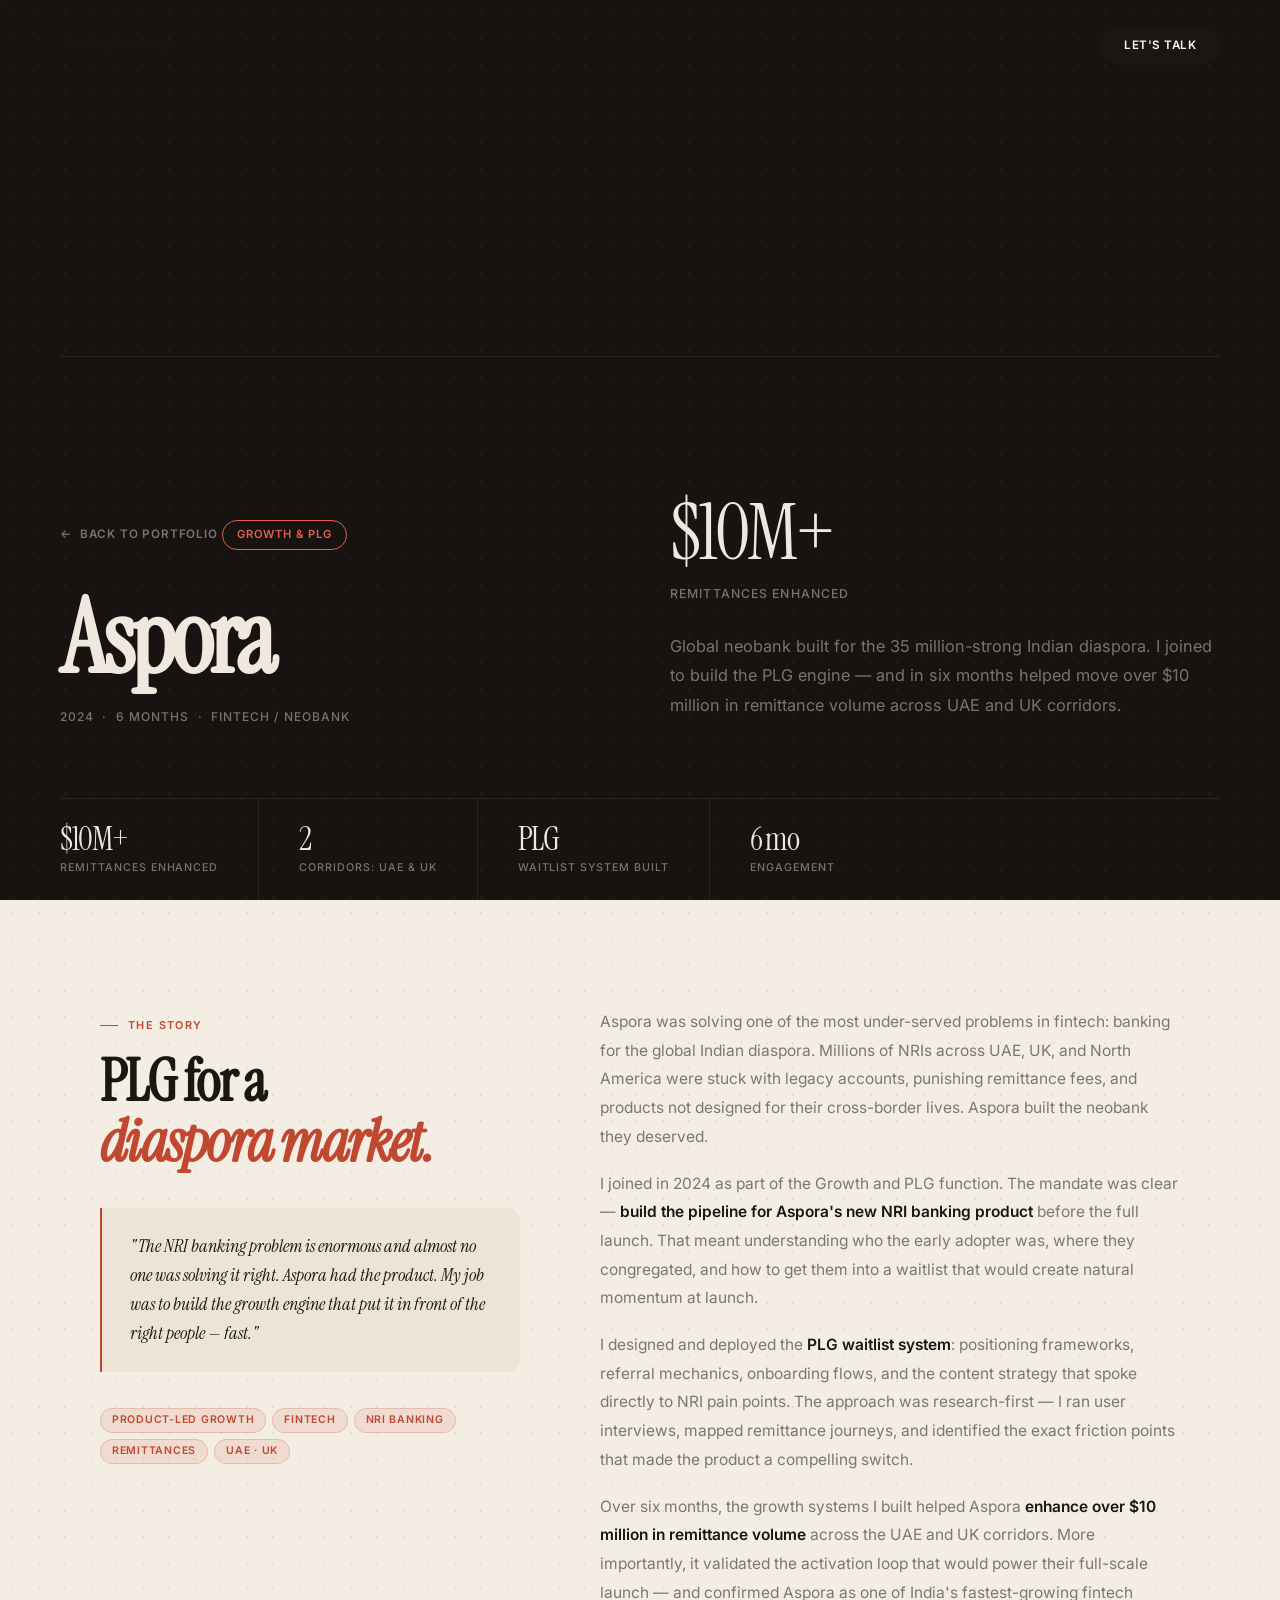
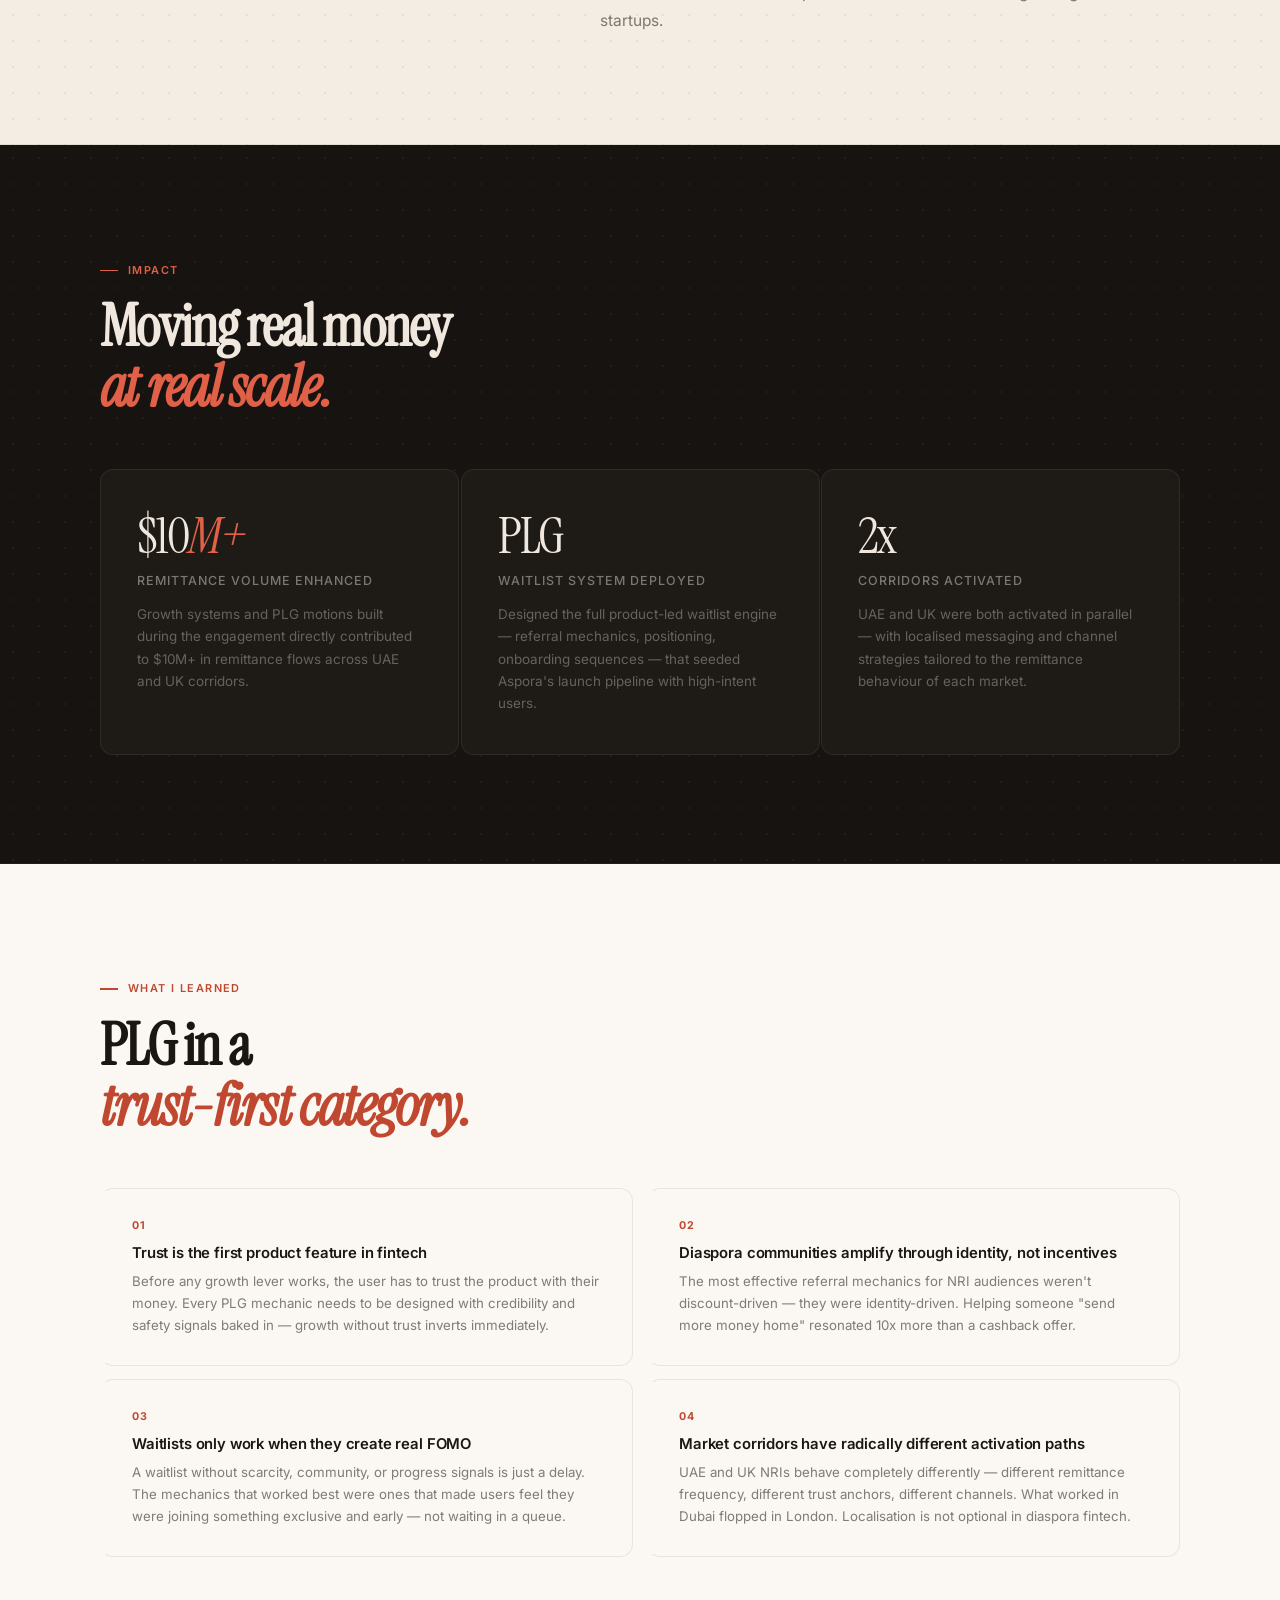
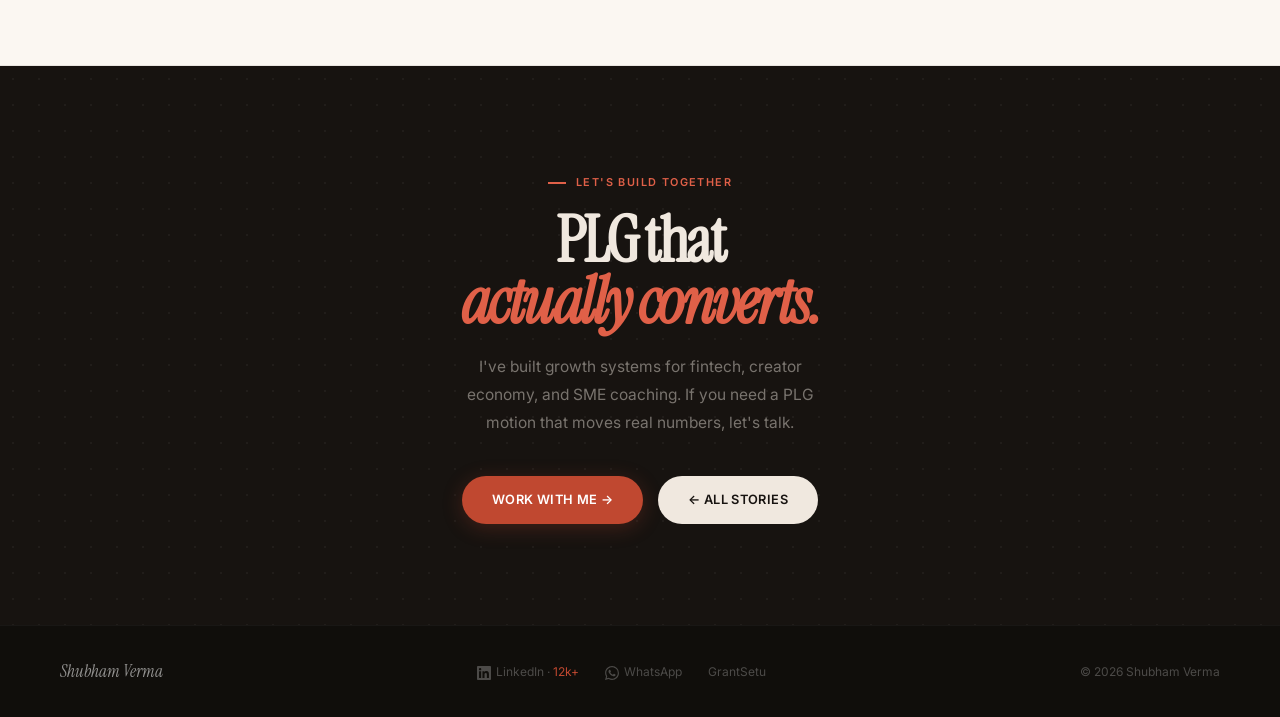
<file: aspora.html>
<!DOCTYPE html>
<html lang="en">
<head>
  <meta charset="UTF-8"/>
  <meta name="viewport" content="width=device-width, initial-scale=1.0"/>
  <meta name="description" content="At Aspora, Shubham Verma designed the PLG waitlist system for a global NRI neobank and drove $10M in remittances across UAE and UK corridors."/>
  <title>Aspora — Shubham Verma</title>
  <link rel="icon" type="image/png" href="website logo/logo_monogram_dark.png"/>
  <link rel="apple-touch-icon" href="website logo/logo_monogram_dark.png"/>
  <link rel="preconnect" href="https://fonts.googleapis.com"/>
  <link rel="preconnect" href="https://fonts.gstatic.com" crossorigin/>
  <link href="https://fonts.googleapis.com/css2?family=Instrument+Serif:ital@0;1&family=Inter:wght@300;400;500;600&display=swap" rel="stylesheet"/>
  <link rel="stylesheet" href="shared.css"/>
</head>
<body>

<div id="prog"></div>
<div id="cur"></div>
<div id="cur-r"></div>

<div id="mob-overlay">
  <a class="mob-link" href="index.html#about"        onclick="closeMob()">About</a>
  <a class="mob-link" href="index.html#journey"      onclick="closeMob()">Journey</a>
  <a class="mob-link" href="index.html#services"     onclick="closeMob()">Services</a>
  <a class="mob-link" href="index.html#work"         onclick="closeMob()">Work</a>
  <a class="mob-link" href="index.html#testimonials" onclick="closeMob()">Proof</a>
  <a class="mob-link" href="index.html#cta-sec"      onclick="closeMob()">Let's Talk</a>
  <span class="mob-email">shubh.ve@gmail.com</span>
</div>

<nav id="nav">
  <a class="nav-logo" href="index.html">Shubham Verma</a>
  <ul class="nav-links">
    <li><a href="index.html#about">About</a></li>
    <li><a href="index.html#journey">Journey</a></li>
    <li><a href="index.html#services">Services</a></li>
    <li><a href="index.html#work">Work</a></li>
    <li><a href="index.html#testimonials">Proof</a></li>
  </ul>
  <a class="nav-btn" href="index.html#cta-sec">Let's Talk</a>
  <button class="burger" id="burger" aria-label="Menu"><span></span><span></span><span></span></button>
</nav>

<!-- ── HERO ──────────────────────────────────────────── -->
<section class="dk-grid co-hero">
  <div class="co-hero-inner">
    <div>
      <a class="co-back" href="index.html">Back to Portfolio</a>
      <div class="co-role-badge">Growth &amp; PLG</div>
      <h1 class="co-name rv">Aspora</h1>
      <div class="co-period rv d1">2024 &nbsp;·&nbsp; 6 Months &nbsp;·&nbsp; Fintech / Neobank</div>
    </div>
    <div class="co-right rv-r">
      <div class="co-big-num">$10M+</div>
      <div class="co-big-label">Remittances Enhanced</div>
      <p class="co-tagline">
        Global neobank built for the 35 million-strong Indian diaspora.
        I joined to build the PLG engine — and in six months helped move over
        $10 million in remittance volume across UAE and UK corridors.
      </p>
    </div>
  </div>
  <div class="co-stat-bar rv">
    <div class="co-stat">
      <div class="co-stat-n">$10M+</div>
      <div class="co-stat-l">Remittances Enhanced</div>
    </div>
    <div class="co-stat">
      <div class="co-stat-n">2</div>
      <div class="co-stat-l">Corridors: UAE &amp; UK</div>
    </div>
    <div class="co-stat">
      <div class="co-stat-n">PLG</div>
      <div class="co-stat-l">Waitlist System Built</div>
    </div>
    <div class="co-stat">
      <div class="co-stat-n">6 mo</div>
      <div class="co-stat-l">Engagement</div>
    </div>
  </div>
</section>

<!-- ── STORY ─────────────────────────────────────────── -->
<section class="sec lt-grid">
  <div class="sec-inner">
    <div class="story-grid">
      <div>
        <div class="s-eye rv">The Story</div>
        <h2 class="sec-h2 rv d1">PLG for a<br/><em>diaspora market.</em></h2>
        <div class="pull-quote rv d2">
          "The NRI banking problem is enormous and almost no one was solving it right. Aspora had the product. My job was to build the growth engine that put it in front of the right people — fast."
        </div>
        <div class="chips rv d3">
          <span class="chip-lt">Product-Led Growth</span>
          <span class="chip-lt">Fintech</span>
          <span class="chip-lt">NRI Banking</span>
          <span class="chip-lt">Remittances</span>
          <span class="chip-lt">UAE · UK</span>
        </div>
      </div>
      <div class="story-body rv-r">
        <p>Aspora was solving one of the most under-served problems in fintech: banking for the global Indian diaspora. Millions of NRIs across UAE, UK, and North America were stuck with legacy accounts, punishing remittance fees, and products not designed for their cross-border lives. Aspora built the neobank they deserved.</p>
        <p>I joined in 2024 as part of the Growth and PLG function. The mandate was clear — <strong>build the pipeline for Aspora's new NRI banking product</strong> before the full launch. That meant understanding who the early adopter was, where they congregated, and how to get them into a waitlist that would create natural momentum at launch.</p>
        <p>I designed and deployed the <strong>PLG waitlist system</strong>: positioning frameworks, referral mechanics, onboarding flows, and the content strategy that spoke directly to NRI pain points. The approach was research-first — I ran user interviews, mapped remittance journeys, and identified the exact friction points that made the product a compelling switch.</p>
        <p>Over six months, the growth systems I built helped Aspora <strong>enhance over $10 million in remittance volume</strong> across the UAE and UK corridors. More importantly, it validated the activation loop that would power their full-scale launch — and confirmed Aspora as one of India's fastest-growing fintech startups.</p>
      </div>
    </div>
  </div>
</section>

<!-- ── IMPACT ─────────────────────────────────────────── -->
<section class="sec dk-grid">
  <div class="sec-inner">
    <div class="s-eye rv">Impact</div>
    <h2 class="sec-h2 rv d1">Moving real money<br/><em>at real scale.</em></h2>
    <div class="impact-grid">
      <div class="impact-card rv d1">
        <div class="impact-n">$10<em>M+</em></div>
        <div class="impact-l">Remittance Volume Enhanced</div>
        <p class="impact-desc">Growth systems and PLG motions built during the engagement directly contributed to $10M+ in remittance flows across UAE and UK corridors.</p>
      </div>
      <div class="impact-card rv d2">
        <div class="impact-n">PLG</div>
        <div class="impact-l">Waitlist System Deployed</div>
        <p class="impact-desc">Designed the full product-led waitlist engine — referral mechanics, positioning, onboarding sequences — that seeded Aspora's launch pipeline with high-intent users.</p>
      </div>
      <div class="impact-card rv d3">
        <div class="impact-n">2x</div>
        <div class="impact-l">Corridors Activated</div>
        <p class="impact-desc">UAE and UK were both activated in parallel — with localised messaging and channel strategies tailored to the remittance behaviour of each market.</p>
      </div>
    </div>
  </div>
</section>

<!-- ── LEARNINGS ──────────────────────────────────────── -->
<section class="sec lt-solid">
  <div class="sec-inner">
    <div class="s-eye rv">What I Learned</div>
    <h2 class="sec-h2 rv d1">PLG in a<br/><em>trust-first category.</em></h2>
    <div class="learn-grid">
      <div class="learn-card rv d1">
        <div class="learn-n">01</div>
        <h4>Trust is the first product feature in fintech</h4>
        <p>Before any growth lever works, the user has to trust the product with their money. Every PLG mechanic needs to be designed with credibility and safety signals baked in — growth without trust inverts immediately.</p>
      </div>
      <div class="learn-card rv d2">
        <div class="learn-n">02</div>
        <h4>Diaspora communities amplify through identity, not incentives</h4>
        <p>The most effective referral mechanics for NRI audiences weren't discount-driven — they were identity-driven. Helping someone "send more money home" resonated 10x more than a cashback offer.</p>
      </div>
      <div class="learn-card rv d3">
        <div class="learn-n">03</div>
        <h4>Waitlists only work when they create real FOMO</h4>
        <p>A waitlist without scarcity, community, or progress signals is just a delay. The mechanics that worked best were ones that made users feel they were joining something exclusive and early — not waiting in a queue.</p>
      </div>
      <div class="learn-card rv d4">
        <div class="learn-n">04</div>
        <h4>Market corridors have radically different activation paths</h4>
        <p>UAE and UK NRIs behave completely differently — different remittance frequency, different trust anchors, different channels. What worked in Dubai flopped in London. Localisation is not optional in diaspora fintech.</p>
      </div>
    </div>
  </div>
</section>

<!-- ── CTA ────────────────────────────────────────────── -->
<section class="dk-grid co-cta">
  <div class="sec-inner">
    <div class="s-eye rv" style="justify-content:center">Let's Build Together</div>
    <h2 class="rv d1">PLG that<br/><em>actually converts.</em></h2>
    <p class="rv d2">I've built growth systems for fintech, creator economy, and SME coaching. If you need a PLG motion that moves real numbers, let's talk.</p>
    <div class="co-cta-row rv d3">
      <a class="btn btn-tc" href="mailto:shubh.ve@gmail.com">Work With Me →</a>
      <a class="btn btn-wht" href="index.html">← All Stories</a>
    </div>
  </div>
</section>

<footer>
  <div class="f-logo">Shubham Verma</div>
  <div class="f-links">
    <a href="https://www.linkedin.com/in/shubhamverma1410/" target="_blank" rel="noopener"><svg xmlns="http://www.w3.org/2000/svg" width="14" height="14" viewBox="0 0 24 24" fill="currentColor" style="display:inline-block;vertical-align:middle;margin-right:5px"><path d="M20.447 20.452h-3.554v-5.569c0-1.328-.027-3.037-1.852-3.037-1.853 0-2.136 1.445-2.136 2.939v5.667H9.351V9h3.414v1.561h.046c.477-.9 1.637-1.85 3.37-1.85 3.601 0 4.267 2.37 4.267 5.455v6.286zM5.337 7.433a2.062 2.062 0 01-2.063-2.065 2.064 2.064 0 112.063 2.065zm1.782 13.019H3.555V9h3.564v11.452zM22.225 0H1.771C.792 0 0 .774 0 1.729v20.542C0 23.227.792 24 1.771 24h20.451C23.2 24 24 23.227 24 22.271V1.729C24 .774 23.2 0 22.222 0h.003z"/></svg>LinkedIn · <span style="color:var(--tc)">12k+</span></a>
    <a href="https://wa.me/919591111111" target="_blank" rel="noopener"><svg xmlns="http://www.w3.org/2000/svg" width="14" height="14" viewBox="0 0 24 24" fill="currentColor" style="display:inline-block;vertical-align:middle;margin-right:5px"><path d="M17.472 14.382c-.297-.149-1.758-.867-2.03-.967-.273-.099-.471-.148-.67.15-.197.297-.767.966-.94 1.164-.173.199-.347.223-.644.075-.297-.15-1.255-.463-2.39-1.475-.883-.788-1.48-1.761-1.653-2.059-.173-.297-.018-.458.13-.606.134-.133.298-.347.446-.52.149-.174.198-.298.298-.497.099-.198.05-.371-.025-.52-.075-.149-.669-1.612-.916-2.207-.242-.579-.487-.5-.669-.51-.173-.008-.371-.01-.57-.01-.198 0-.52.074-.792.372-.272.297-1.04 1.016-1.04 2.479 0 1.462 1.065 2.875 1.213 3.074.149.198 2.096 3.2 5.077 4.487.709.306 1.262.489 1.694.625.712.227 1.36.195 1.871.118.571-.085 1.758-.719 2.006-1.413.248-.694.248-1.289.173-1.413-.074-.124-.272-.198-.57-.347m-5.421 7.403h-.004a9.87 9.87 0 01-5.031-1.378l-.361-.214-3.741.982.998-3.648-.235-.374a9.86 9.86 0 01-1.51-5.26c.001-5.45 4.436-9.884 9.888-9.884 2.64 0 5.122 1.03 6.988 2.898a9.825 9.825 0 012.893 6.994c-.003 5.45-4.437 9.884-9.885 9.884m8.413-18.297A11.815 11.815 0 0012.05 0C5.495 0 .16 5.335.157 11.892c0 2.096.547 4.142 1.588 5.945L.057 24l6.305-1.654a11.882 11.882 0 005.683 1.448h.005c6.554 0 11.89-5.335 11.893-11.893a11.821 11.821 0 00-3.48-8.413z"/></svg>WhatsApp</a>
    <a href="https://grantsetu.com" target="_blank" rel="noopener">GrantSetu</a>
  </div>
  <div>© 2026 Shubham Verma</div>
</footer>

<script src="portfolio.js"></script>
</body>
</html>
</file>
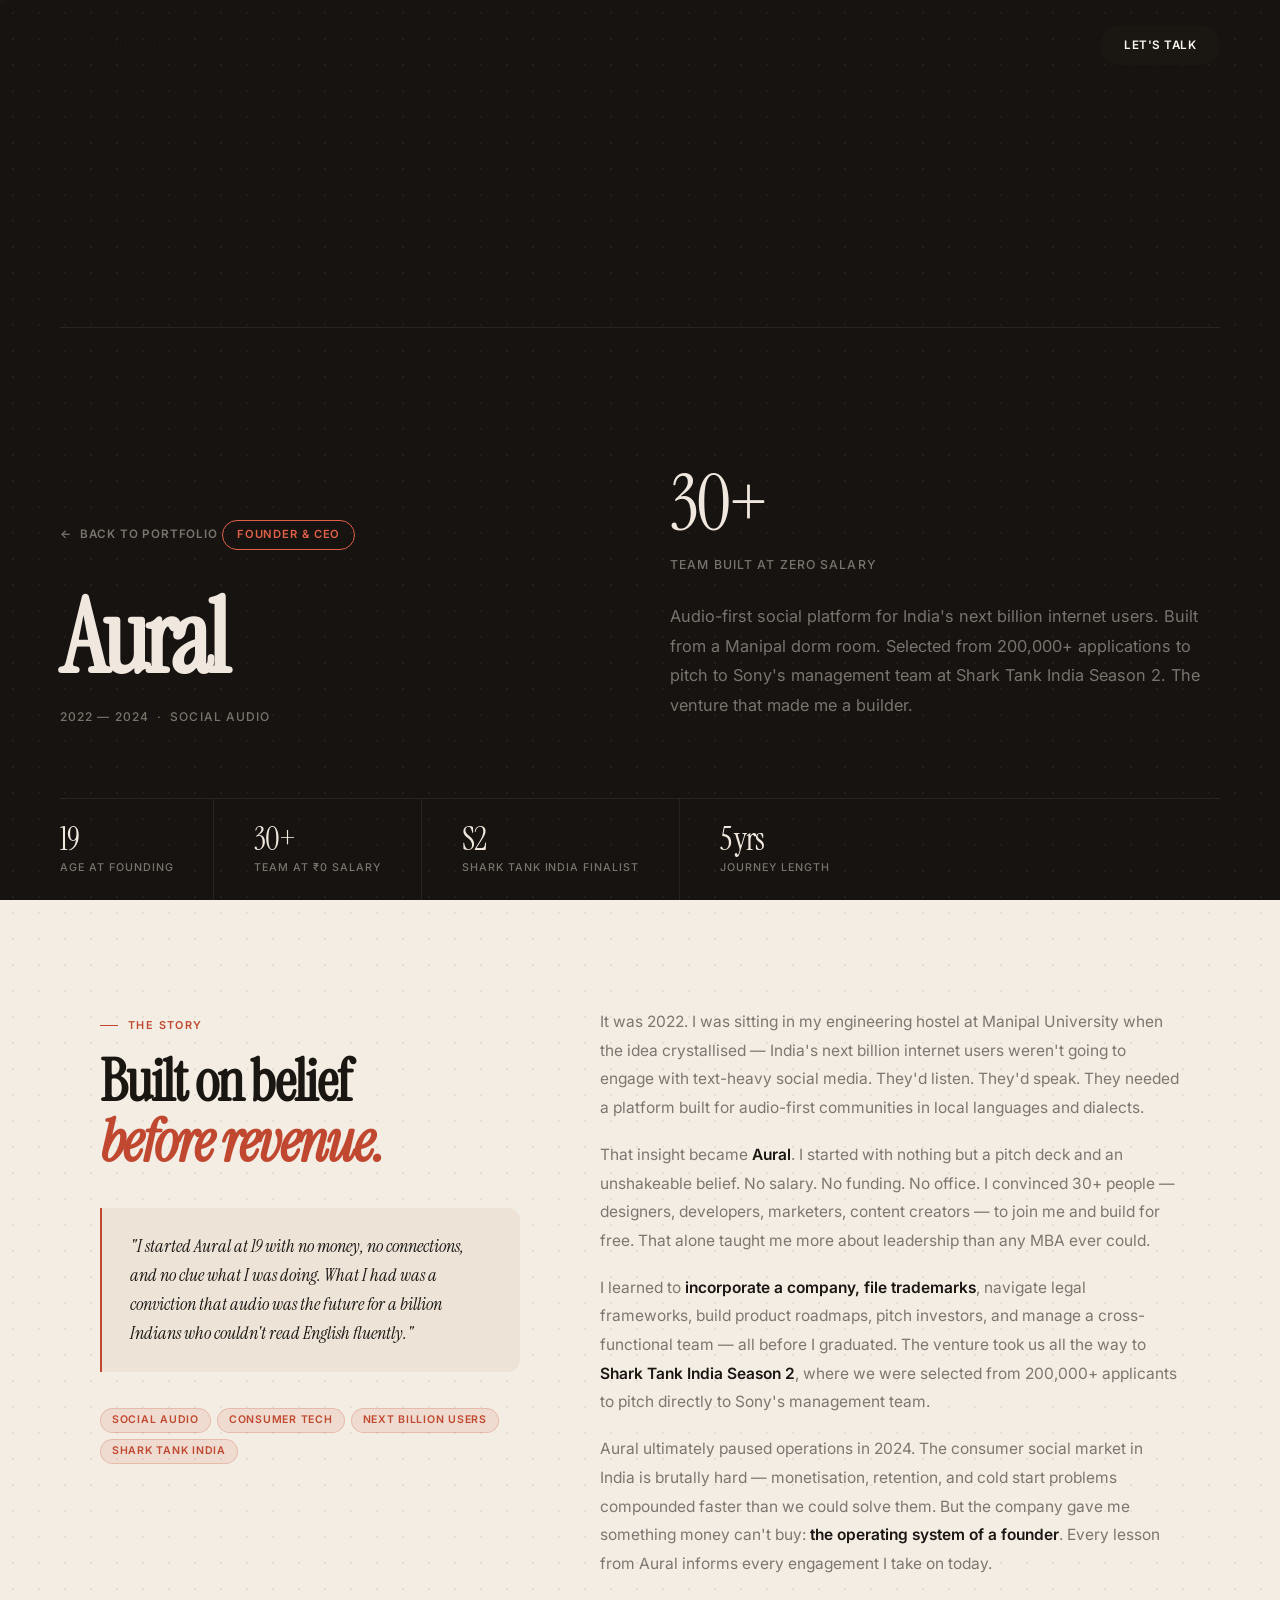
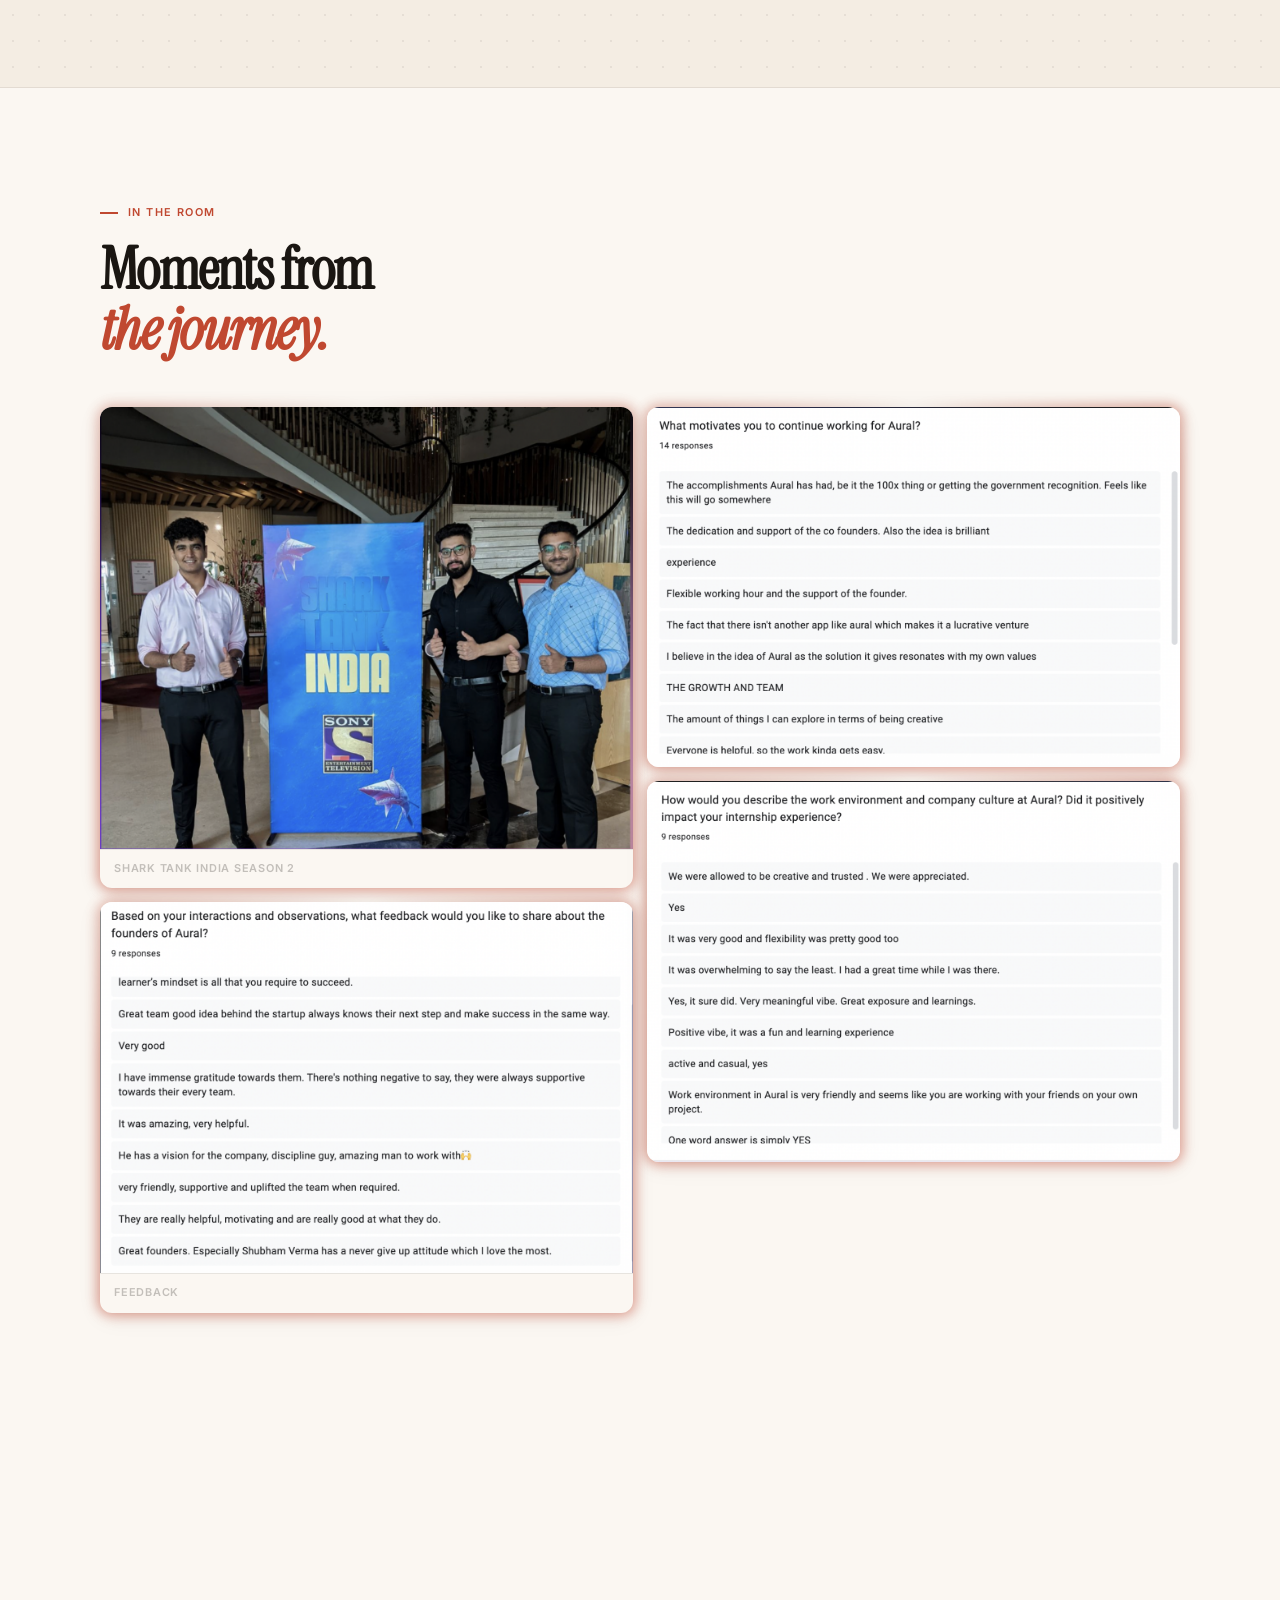
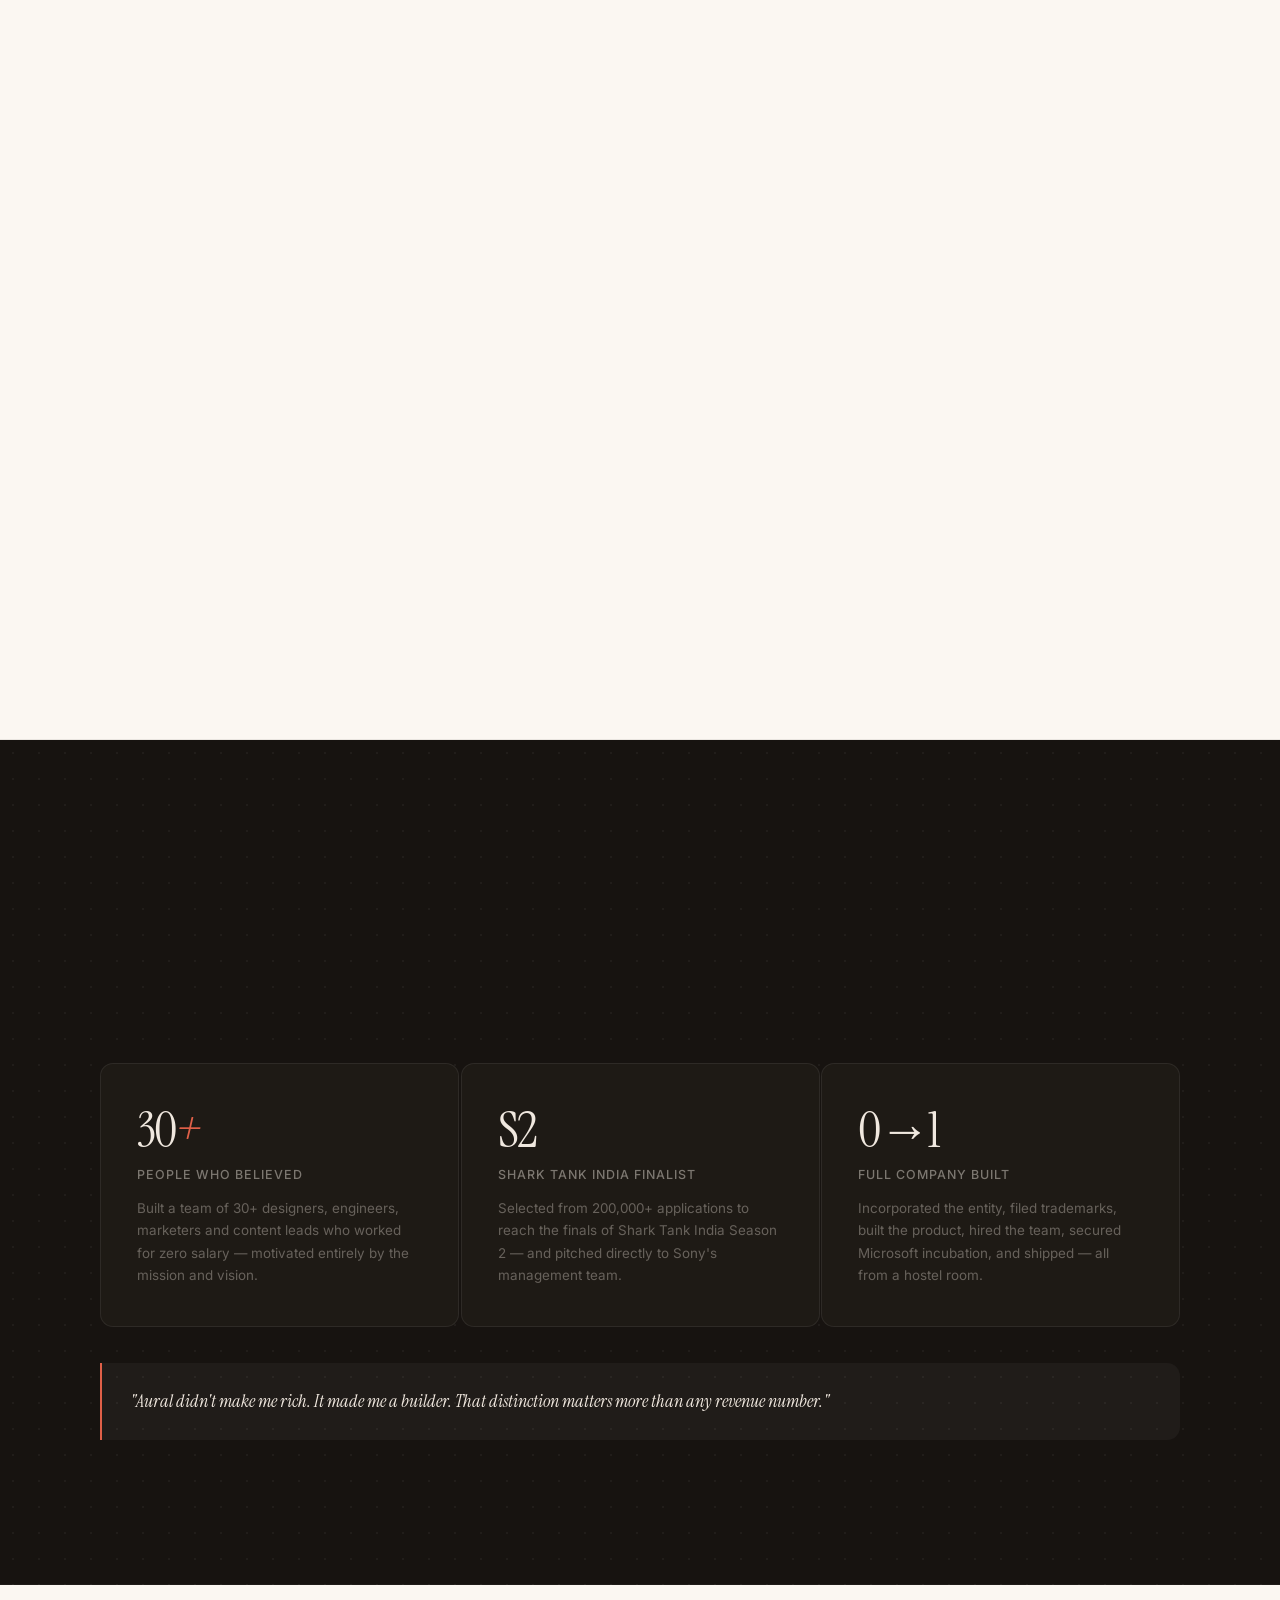
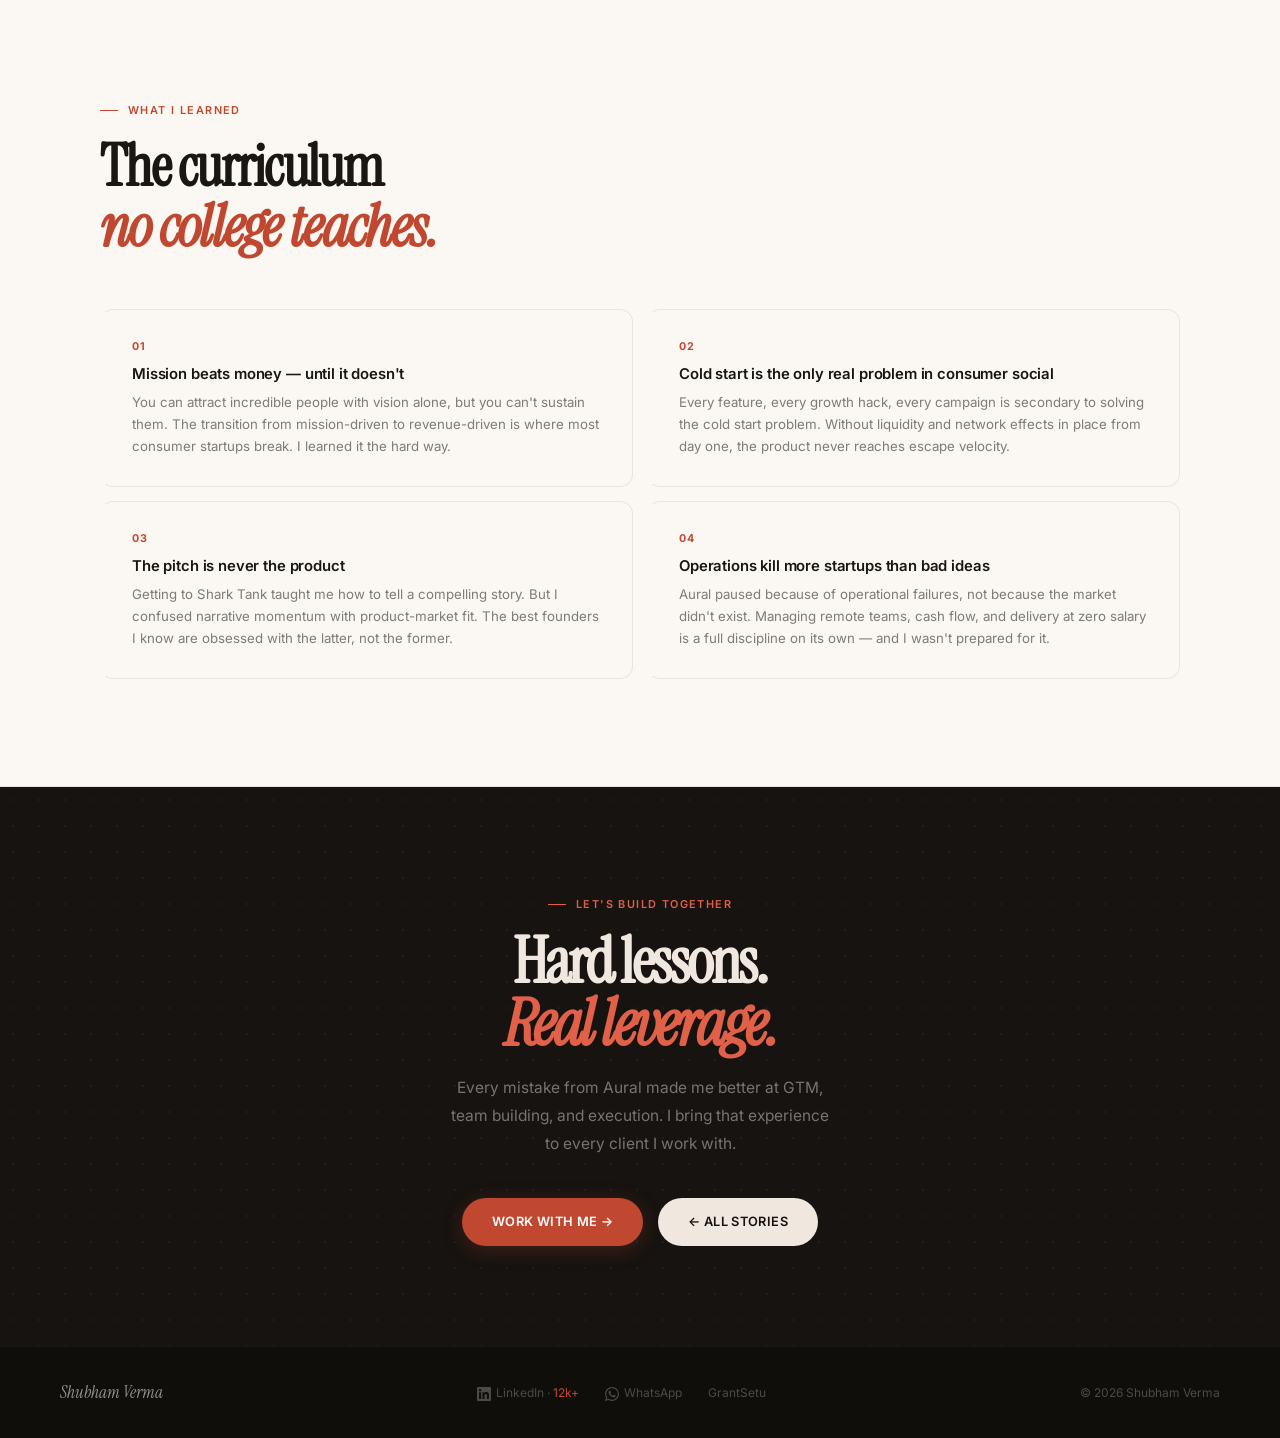
<file: aural.html>
<!DOCTYPE html>
<html lang="en">
<head>
  <meta charset="UTF-8"/>
  <meta name="viewport" content="width=device-width, initial-scale=1.0"/>
  <meta name="description" content="Aural was a social audio platform for India's next billion users. Founded by Shubham Verma at 19. Microsoft incubated. Shark Tank India Season 2 finalist. Selected from 200,000+ applications."/>
  <title>Aural — Shubham Verma</title>
  <link rel="icon" type="image/png" href="website logo/logo_monogram_dark.png"/>
  <link rel="apple-touch-icon" href="website logo/logo_monogram_dark.png"/>
  <link rel="preconnect" href="https://fonts.googleapis.com"/>
  <link rel="preconnect" href="https://fonts.gstatic.com" crossorigin/>
  <link href="https://fonts.googleapis.com/css2?family=Instrument+Serif:ital@0;1&family=Inter:wght@300;400;500;600&display=swap" rel="stylesheet"/>
  <link rel="stylesheet" href="shared.css"/>
  <style>
  /* ── Animated glow border property ──────────────────── */
  @property --glow-angle {
    syntax: '<angle>';
    inherits: false;
    initial-value: 0deg;
  }

  @keyframes glow-spin {
    to { --glow-angle: 360deg; }
  }

  @keyframes glow-pulse {
    0%, 100% { opacity: 0.3; }
    50%       { opacity: 0.72; }
  }

  /* ── Gallery grid ────────────────────────────────────── */
  .gal-grid {
    columns: 2;
    column-gap: 14px;
    margin-top: 48px;
  }

  /* Outer wrapper — carries the glow ::before, no overflow clip */
  .gal-item {
    break-inside: avoid;
    margin: 0 0 14px 0;
    display: inline-block;
    width: 100%;
    position: relative;
  }

  /* Rotating glow behind the card */
  .gal-item::before {
    content: '';
    position: absolute;
    inset: -3px;
    border-radius: 15px;
    background: conic-gradient(
      from var(--glow-angle),
      transparent     0%,
      var(--tc)       18%,
      var(--tc-dk)    45%,
      var(--tc)       78%,
      transparent    100%
    );
    filter: blur(6px);
    opacity: 0.5;
    animation: glow-spin 3s linear infinite;
    z-index: 0;
    will-change: opacity;
  }

  .gal-item:hover::before {
    animation-duration: 1.5s;
    opacity: 0.88;
    filter: blur(9px);
  }

  /* Inner card — clips content, sits above glow */
  .gal-card {
    position: relative;
    z-index: 1;
    border-radius: 12px;
    overflow: hidden;
    background: var(--warm-wht);
    box-shadow: 0 4px 24px rgba(0,0,0,0.08);
  }

  .gal-img {
    width: 100%;
    height: auto;
    display: block;
  }

  .gal-cap {
    font-size: .68rem;
    font-weight: 600;
    letter-spacing: .07em;
    text-transform: uppercase;
    color: var(--ink-25);
    padding: 10px 14px 11px;
    border-top: 1px solid rgba(0,0,0,0.08);
  }

  /* Mobile — swap rotation for a simpler pulse to save GPU */
  @media (max-width: 600px) {
    .gal-grid { columns: 1; }
    .gal-item::before {
      animation: glow-pulse 2.5s ease-in-out infinite;
      filter: blur(8px);
    }
    .gal-item:hover::before {
      animation-duration: 1.5s;
    }
  }
  </style>
</head>
<body>

<div id="prog"></div>
<div id="cur"></div>
<div id="cur-r"></div>

<div id="mob-overlay">
  <a class="mob-link" href="index.html#about"        onclick="closeMob()">About</a>
  <a class="mob-link" href="index.html#journey"      onclick="closeMob()">Journey</a>
  <a class="mob-link" href="index.html#services"     onclick="closeMob()">Services</a>
  <a class="mob-link" href="index.html#work"         onclick="closeMob()">Work</a>
  <a class="mob-link" href="index.html#testimonials" onclick="closeMob()">Proof</a>
  <a class="mob-link" href="index.html#cta-sec"      onclick="closeMob()">Let's Talk</a>
  <span class="mob-email">shubh.ve@gmail.com</span>
</div>

<nav id="nav">
  <a class="nav-logo" href="index.html">Shubham Verma</a>
  <ul class="nav-links">
    <li><a href="index.html#about">About</a></li>
    <li><a href="index.html#journey">Journey</a></li>
    <li><a href="index.html#services">Services</a></li>
    <li><a href="index.html#work">Work</a></li>
    <li><a href="index.html#testimonials">Proof</a></li>
  </ul>
  <a class="nav-btn" href="index.html#cta-sec">Let's Talk</a>
  <button class="burger" id="burger" aria-label="Menu"><span></span><span></span><span></span></button>
</nav>

<!-- ── HERO ──────────────────────────────────────────── -->
<section class="dk-grid co-hero">
  <div class="co-hero-inner">
    <div>
      <a class="co-back" href="index.html">Back to Portfolio</a>
      <div class="co-role-badge">Founder &amp; CEO</div>
      <h1 class="co-name rv">Aural</h1>
      <div class="co-period rv d1">2022 — 2024 &nbsp;·&nbsp; Social Audio</div>
    </div>
    <div class="co-right rv-r">
      <div class="co-big-num">30+</div>
      <div class="co-big-label">Team Built at Zero Salary</div>
      <p class="co-tagline">
        Audio-first social platform for India's next billion internet users.
        Built from a Manipal dorm room. Selected from 200,000+ applications to pitch to Sony's management team at Shark Tank India Season 2.
        The venture that made me a builder.
      </p>
    </div>
  </div>
  <div class="co-stat-bar rv">
    <div class="co-stat">
      <div class="co-stat-n">19</div>
      <div class="co-stat-l">Age at Founding</div>
    </div>
    <div class="co-stat">
      <div class="co-stat-n">30+</div>
      <div class="co-stat-l">Team at ₹0 Salary</div>
    </div>
    <div class="co-stat">
      <div class="co-stat-n">S2</div>
      <div class="co-stat-l">Shark Tank India Finalist</div>
    </div>
    <div class="co-stat">
      <div class="co-stat-n">5 yrs</div>
      <div class="co-stat-l">Journey Length</div>
    </div>
  </div>
</section>

<!-- ── STORY ─────────────────────────────────────────── -->
<section class="sec lt-grid">
  <div class="sec-inner">
    <div class="story-grid">
      <div>
        <div class="s-eye rv">The Story</div>
        <h2 class="sec-h2 rv d1">Built on belief<br/><em>before revenue.</em></h2>
        <div class="pull-quote rv d2">
          "I started Aural at 19 with no money, no connections, and no clue what I was doing. What I had was a conviction that audio was the future for a billion Indians who couldn't read English fluently."
        </div>
        <div class="chips rv d3">
          <span class="chip-lt">Social Audio</span>
          <span class="chip-lt">Consumer Tech</span>
          <span class="chip-lt">Next Billion Users</span>
          <span class="chip-lt">Shark Tank India</span>
        </div>
      </div>
      <div class="story-body rv-r">
        <p>It was 2022. I was sitting in my engineering hostel at Manipal University when the idea crystallised — India's next billion internet users weren't going to engage with text-heavy social media. They'd listen. They'd speak. They needed a platform built for audio-first communities in local languages and dialects.</p>
        <p>That insight became <strong>Aural</strong>. I started with nothing but a pitch deck and an unshakeable belief. No salary. No funding. No office. I convinced 30+ people — designers, developers, marketers, content creators — to join me and build for free. That alone taught me more about leadership than any MBA ever could.</p>
        <p>I learned to <strong>incorporate a company, file trademarks</strong>, navigate legal frameworks, build product roadmaps, pitch investors, and manage a cross-functional team — all before I graduated. The venture took us all the way to <strong>Shark Tank India Season 2</strong>, where we were selected from 200,000+ applicants to pitch directly to Sony's management team.</p>
        <p>Aural ultimately paused operations in 2024. The consumer social market in India is brutally hard — monetisation, retention, and cold start problems compounded faster than we could solve them. But the company gave me something money can't buy: <strong>the operating system of a founder</strong>. Every lesson from Aural informs every engagement I take on today.</p>
      </div>
    </div>
  </div>
</section>

<!-- ── GALLERY ─────────────────────────────────────────── -->
<section class="sec lt-solid">
  <div class="sec-inner">
    <div class="s-eye rv">In The Room</div>
    <h2 class="sec-h2 rv d1">Moments from<br/><em>the journey.</em></h2>
    <div class="gal-grid">

      <figure class="gal-item rv d1">
        <div class="gal-card">
          <img class="gal-img" src="journey/aural/sharktank.png" alt="Shark Tank India Season 2"/>
          <figcaption class="gal-cap">Shark Tank India Season 2</figcaption>
        </div>
      </figure>

      <figure class="gal-item rv d2">
        <div class="gal-card">
          <img class="gal-img" src="journey/aural/feedback.png" alt="Feedback"/>
          <figcaption class="gal-cap">Feedback</figcaption>
        </div>
      </figure>

      <figure class="gal-item rv d3">
        <div class="gal-card">
          <img class="gal-img" src="journey/aural/what team has to say 1.png" alt="What the team had to say"/>
          <figcaption class="gal-cap">What The Team Had To Say</figcaption>
        </div>
      </figure>

      <figure class="gal-item rv d4">
        <div class="gal-card">
          <img class="gal-img" src="journey/aural/what team has to say 2.png" alt="Team voices"/>
        </div>
      </figure>

      <figure class="gal-item rv d5">
        <div class="gal-card">
          <img class="gal-img" src="journey/aural/what team has to say 2 continue.png" alt="Team voices continued"/>
        </div>
      </figure>

      <figure class="gal-item rv d6">
        <div class="gal-card">
          <img class="gal-img" src="journey/aural/feedback_team 2.png" alt="Team feedback"/>
        </div>
      </figure>

      <figure class="gal-item rv">
        <div class="gal-card">
          <img class="gal-img" src="journey/aural/feedback_team 3.png" alt="Team feedback"/>
        </div>
      </figure>

      <figure class="gal-item rv">
        <div class="gal-card">
          <img class="gal-img" src="journey/aural/feedback_team 4.png" alt="Team feedback"/>
        </div>
      </figure>

      <figure class="gal-item rv">
        <div class="gal-card">
          <img class="gal-img" src="journey/aural/feedback_team 5.png" alt="Team feedback"/>
        </div>
      </figure>

      <figure class="gal-item rv">
        <div class="gal-card">
          <img class="gal-img" src="journey/aural/feedback_team 6.png" alt="Team feedback"/>
        </div>
      </figure>

    </div>
  </div>
</section>

<!-- ── IMPACT ─────────────────────────────────────────── -->
<section class="sec dk-grid">
  <div class="sec-inner">
    <div class="s-eye rv">What We Built</div>
    <h2 class="sec-h2 rv d1">Five years of doing<br/><em>the hard things first.</em></h2>
    <div class="impact-grid">
      <div class="impact-card rv d1">
        <div class="impact-n">30<em>+</em></div>
        <div class="impact-l">People Who Believed</div>
        <p class="impact-desc">Built a team of 30+ designers, engineers, marketers and content leads who worked for zero salary — motivated entirely by the mission and vision.</p>
      </div>
      <div class="impact-card rv d2">
        <div class="impact-n">S2</div>
        <div class="impact-l">Shark Tank India Finalist</div>
        <p class="impact-desc">Selected from 200,000+ applications to reach the finals of Shark Tank India Season 2 — and pitched directly to Sony's management team.</p>
      </div>
      <div class="impact-card rv d3">
        <div class="impact-n">0→1</div>
        <div class="impact-l">Full Company Built</div>
        <p class="impact-desc">Incorporated the entity, filed trademarks, built the product, hired the team, secured Microsoft incubation, and shipped — all from a hostel room.</p>
      </div>
    </div>
    <div class="pull-quote-dk rv d4">
      "Aural didn't make me rich. It made me a builder. That distinction matters more than any revenue number."
    </div>
  </div>
</section>

<!-- ── LEARNINGS ──────────────────────────────────────── -->
<section class="sec lt-solid">
  <div class="sec-inner">
    <div class="s-eye rv">What I Learned</div>
    <h2 class="sec-h2 rv d1">The curriculum<br/><em>no college teaches.</em></h2>
    <div class="learn-grid">
      <div class="learn-card rv d1">
        <div class="learn-n">01</div>
        <h4>Mission beats money — until it doesn't</h4>
        <p>You can attract incredible people with vision alone, but you can't sustain them. The transition from mission-driven to revenue-driven is where most consumer startups break. I learned it the hard way.</p>
      </div>
      <div class="learn-card rv d2">
        <div class="learn-n">02</div>
        <h4>Cold start is the only real problem in consumer social</h4>
        <p>Every feature, every growth hack, every campaign is secondary to solving the cold start problem. Without liquidity and network effects in place from day one, the product never reaches escape velocity.</p>
      </div>
      <div class="learn-card rv d3">
        <div class="learn-n">03</div>
        <h4>The pitch is never the product</h4>
        <p>Getting to Shark Tank taught me how to tell a compelling story. But I confused narrative momentum with product-market fit. The best founders I know are obsessed with the latter, not the former.</p>
      </div>
      <div class="learn-card rv d4">
        <div class="learn-n">04</div>
        <h4>Operations kill more startups than bad ideas</h4>
        <p>Aural paused because of operational failures, not because the market didn't exist. Managing remote teams, cash flow, and delivery at zero salary is a full discipline on its own — and I wasn't prepared for it.</p>
      </div>
    </div>
  </div>
</section>

<!-- ── CTA ────────────────────────────────────────────── -->
<section class="dk-grid co-cta">
  <div class="sec-inner">
    <div class="s-eye rv" style="justify-content:center">Let's Build Together</div>
    <h2 class="rv d1">Hard lessons.<br/><em>Real leverage.</em></h2>
    <p class="rv d2">Every mistake from Aural made me better at GTM, team building, and execution. I bring that experience to every client I work with.</p>
    <div class="co-cta-row rv d3">
      <a class="btn btn-tc" href="mailto:shubh.ve@gmail.com">Work With Me →</a>
      <a class="btn btn-wht" href="index.html">← All Stories</a>
    </div>
  </div>
</section>

<footer>
  <div class="f-logo">Shubham Verma</div>
  <div class="f-links">
    <a href="https://www.linkedin.com/in/shubhamverma1410/" target="_blank" rel="noopener"><svg xmlns="http://www.w3.org/2000/svg" width="14" height="14" viewBox="0 0 24 24" fill="currentColor" style="display:inline-block;vertical-align:middle;margin-right:5px"><path d="M20.447 20.452h-3.554v-5.569c0-1.328-.027-3.037-1.852-3.037-1.853 0-2.136 1.445-2.136 2.939v5.667H9.351V9h3.414v1.561h.046c.477-.9 1.637-1.85 3.37-1.85 3.601 0 4.267 2.37 4.267 5.455v6.286zM5.337 7.433a2.062 2.062 0 01-2.063-2.065 2.064 2.064 0 112.063 2.065zm1.782 13.019H3.555V9h3.564v11.452zM22.225 0H1.771C.792 0 0 .774 0 1.729v20.542C0 23.227.792 24 1.771 24h20.451C23.2 24 24 23.227 24 22.271V1.729C24 .774 23.2 0 22.222 0h.003z"/></svg>LinkedIn · <span style="color:var(--tc)">12k+</span></a>
    <a href="https://wa.me/919591111111" target="_blank" rel="noopener"><svg xmlns="http://www.w3.org/2000/svg" width="14" height="14" viewBox="0 0 24 24" fill="currentColor" style="display:inline-block;vertical-align:middle;margin-right:5px"><path d="M17.472 14.382c-.297-.149-1.758-.867-2.03-.967-.273-.099-.471-.148-.67.15-.197.297-.767.966-.94 1.164-.173.199-.347.223-.644.075-.297-.15-1.255-.463-2.39-1.475-.883-.788-1.48-1.761-1.653-2.059-.173-.297-.018-.458.13-.606.134-.133.298-.347.446-.52.149-.174.198-.298.298-.497.099-.198.05-.371-.025-.52-.075-.149-.669-1.612-.916-2.207-.242-.579-.487-.5-.669-.51-.173-.008-.371-.01-.57-.01-.198 0-.52.074-.792.372-.272.297-1.04 1.016-1.04 2.479 0 1.462 1.065 2.875 1.213 3.074.149.198 2.096 3.2 5.077 4.487.709.306 1.262.489 1.694.625.712.227 1.36.195 1.871.118.571-.085 1.758-.719 2.006-1.413.248-.694.248-1.289.173-1.413-.074-.124-.272-.198-.57-.347m-5.421 7.403h-.004a9.87 9.87 0 01-5.031-1.378l-.361-.214-3.741.982.998-3.648-.235-.374a9.86 9.86 0 01-1.51-5.26c.001-5.45 4.436-9.884 9.888-9.884 2.64 0 5.122 1.03 6.988 2.898a9.825 9.825 0 012.893 6.994c-.003 5.45-4.437 9.884-9.885 9.884m8.413-18.297A11.815 11.815 0 0012.05 0C5.495 0 .16 5.335.157 11.892c0 2.096.547 4.142 1.588 5.945L.057 24l6.305-1.654a11.882 11.882 0 005.683 1.448h.005c6.554 0 11.89-5.335 11.893-11.893a11.821 11.821 0 00-3.48-8.413z"/></svg>WhatsApp</a>
    <a href="https://grantsetu.com" target="_blank" rel="noopener">GrantSetu</a>
  </div>
  <div>© 2026 Shubham Verma</div>
</footer>

<script src="portfolio.js"></script>
</body>
</html>
</file>
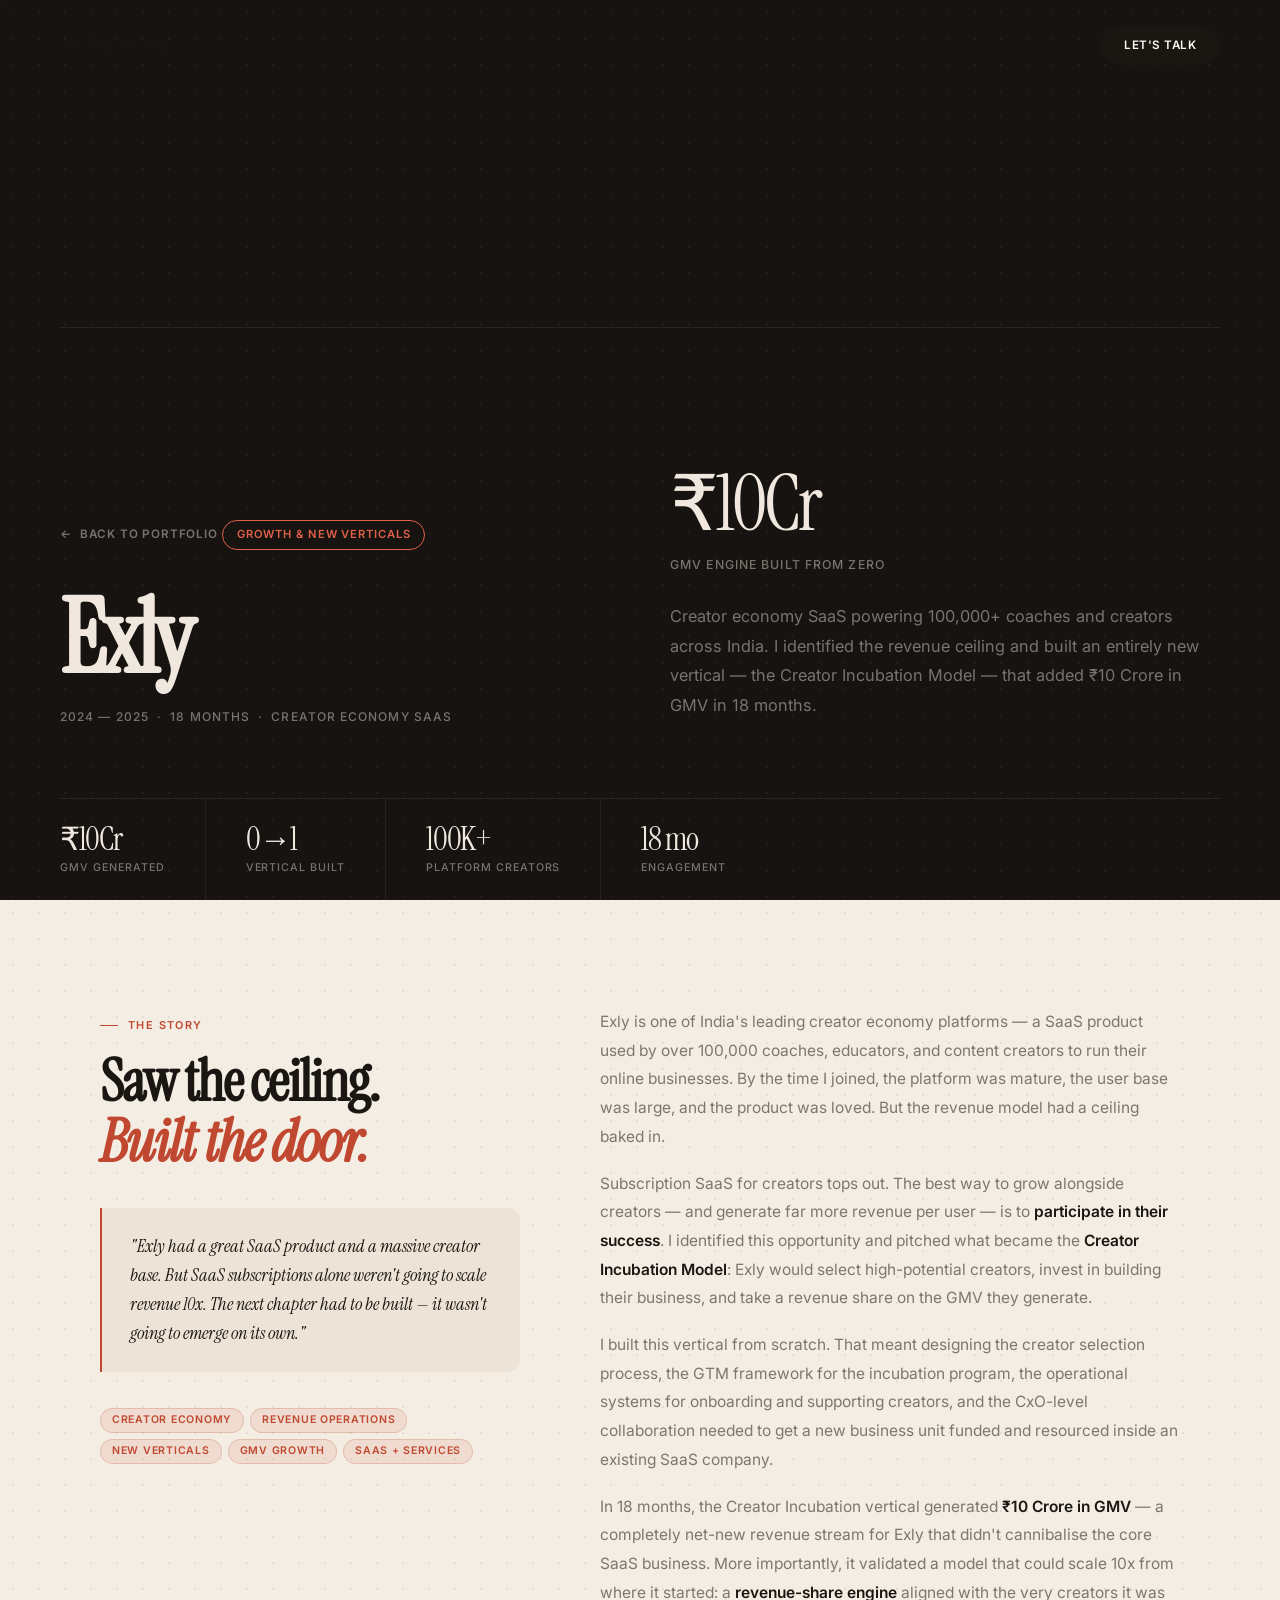
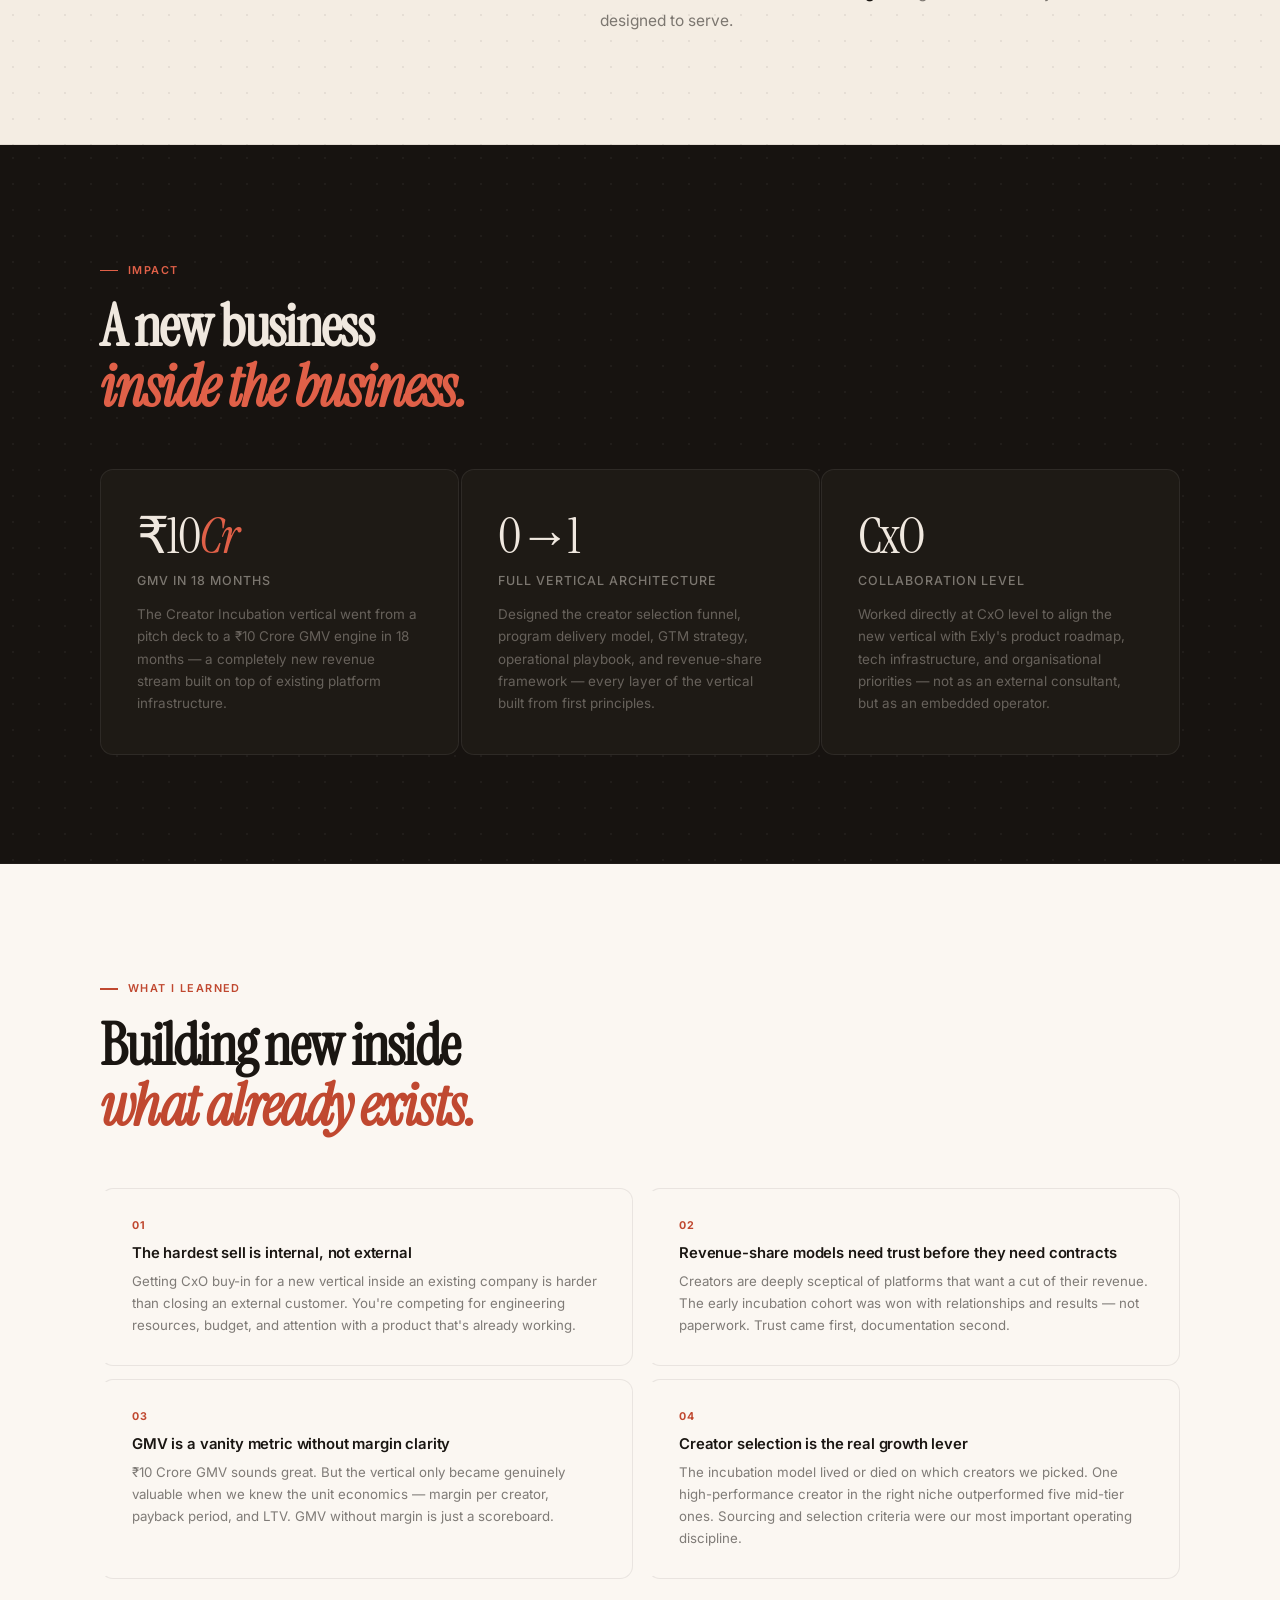
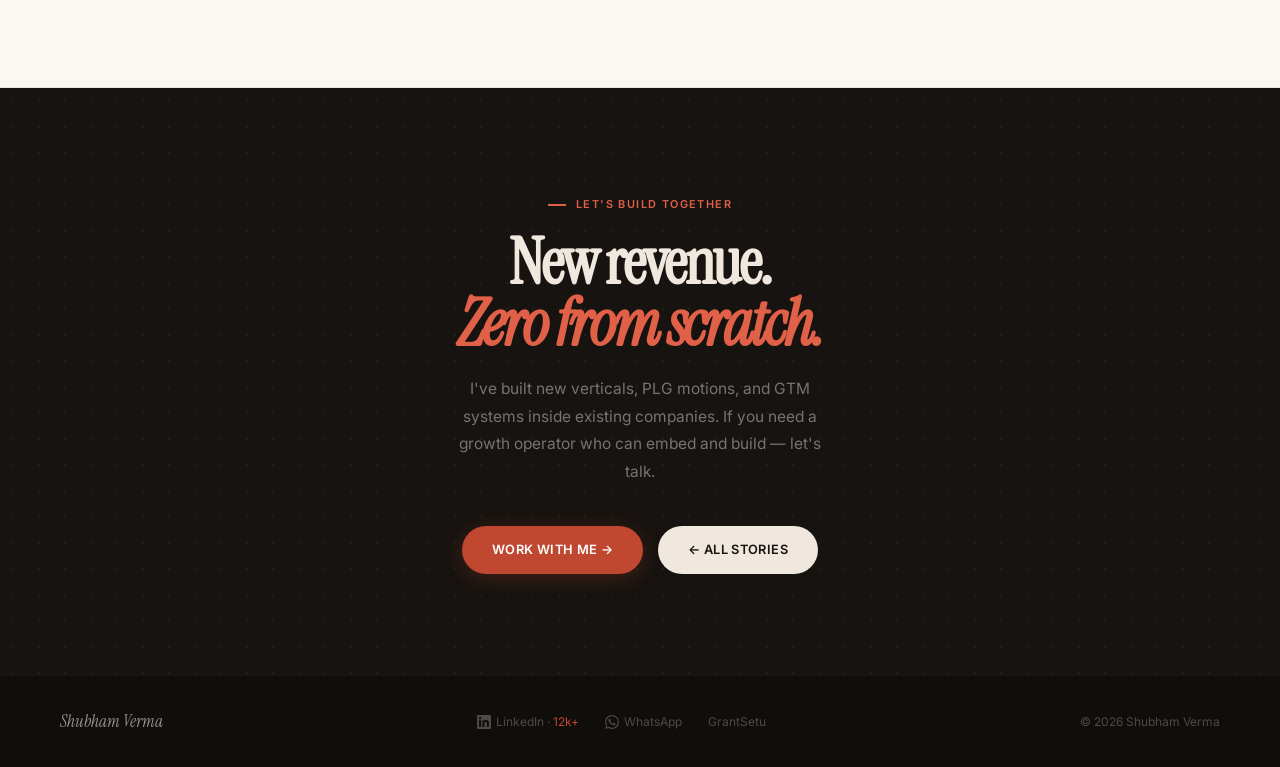
<file: exly.html>
<!DOCTYPE html>
<html lang="en">
<head>
  <meta charset="UTF-8"/>
  <meta name="viewport" content="width=device-width, initial-scale=1.0"/>
  <meta name="description" content="At Exly, Shubham Verma built the Creator Incubation vertical from zero to Rs 10 crore GMV. Take rate scaled from 3% to 20%. A revenue-share engine for 100,000+ coaches."/>
  <title>Exly — Shubham Verma</title>
  <link rel="icon" type="image/png" href="website logo/logo_monogram_dark.png"/>
  <link rel="apple-touch-icon" href="website logo/logo_monogram_dark.png"/>
  <link rel="preconnect" href="https://fonts.googleapis.com"/>
  <link rel="preconnect" href="https://fonts.gstatic.com" crossorigin/>
  <link href="https://fonts.googleapis.com/css2?family=Instrument+Serif:ital@0;1&family=Inter:wght@300;400;500;600&display=swap" rel="stylesheet"/>
  <link rel="stylesheet" href="shared.css"/>
</head>
<body>

<div id="prog"></div>
<div id="cur"></div>
<div id="cur-r"></div>

<div id="mob-overlay">
  <a class="mob-link" href="index.html#about"        onclick="closeMob()">About</a>
  <a class="mob-link" href="index.html#journey"      onclick="closeMob()">Journey</a>
  <a class="mob-link" href="index.html#services"     onclick="closeMob()">Services</a>
  <a class="mob-link" href="index.html#work"         onclick="closeMob()">Work</a>
  <a class="mob-link" href="index.html#testimonials" onclick="closeMob()">Proof</a>
  <a class="mob-link" href="index.html#cta-sec"      onclick="closeMob()">Let's Talk</a>
  <span class="mob-email">shubh.ve@gmail.com</span>
</div>

<nav id="nav">
  <a class="nav-logo" href="index.html">Shubham Verma</a>
  <ul class="nav-links">
    <li><a href="index.html#about">About</a></li>
    <li><a href="index.html#journey">Journey</a></li>
    <li><a href="index.html#services">Services</a></li>
    <li><a href="index.html#work">Work</a></li>
    <li><a href="index.html#testimonials">Proof</a></li>
  </ul>
  <a class="nav-btn" href="index.html#cta-sec">Let's Talk</a>
  <button class="burger" id="burger" aria-label="Menu"><span></span><span></span><span></span></button>
</nav>

<!-- ── HERO ──────────────────────────────────────────── -->
<section class="dk-grid co-hero">
  <div class="co-hero-inner">
    <div>
      <a class="co-back" href="index.html">Back to Portfolio</a>
      <div class="co-role-badge">Growth &amp; New Verticals</div>
      <h1 class="co-name rv">Exly</h1>
      <div class="co-period rv d1">2024 — 2025 &nbsp;·&nbsp; 18 Months &nbsp;·&nbsp; Creator Economy SaaS</div>
    </div>
    <div class="co-right rv-r">
      <div class="co-big-num">₹10Cr</div>
      <div class="co-big-label">GMV Engine Built from Zero</div>
      <p class="co-tagline">
        Creator economy SaaS powering 100,000+ coaches and creators across India.
        I identified the revenue ceiling and built an entirely new vertical —
        the Creator Incubation Model — that added ₹10 Crore in GMV in 18 months.
      </p>
    </div>
  </div>
  <div class="co-stat-bar rv">
    <div class="co-stat">
      <div class="co-stat-n">₹10Cr</div>
      <div class="co-stat-l">GMV Generated</div>
    </div>
    <div class="co-stat">
      <div class="co-stat-n">0→1</div>
      <div class="co-stat-l">Vertical Built</div>
    </div>
    <div class="co-stat">
      <div class="co-stat-n">100K+</div>
      <div class="co-stat-l">Platform Creators</div>
    </div>
    <div class="co-stat">
      <div class="co-stat-n">18 mo</div>
      <div class="co-stat-l">Engagement</div>
    </div>
  </div>
</section>

<!-- ── STORY ─────────────────────────────────────────── -->
<section class="sec lt-grid">
  <div class="sec-inner">
    <div class="story-grid">
      <div>
        <div class="s-eye rv">The Story</div>
        <h2 class="sec-h2 rv d1">Saw the ceiling.<br/><em>Built the door.</em></h2>
        <div class="pull-quote rv d2">
          "Exly had a great SaaS product and a massive creator base. But SaaS subscriptions alone weren't going to scale revenue 10x. The next chapter had to be built — it wasn't going to emerge on its own."
        </div>
        <div class="chips rv d3">
          <span class="chip-lt">Creator Economy</span>
          <span class="chip-lt">Revenue Operations</span>
          <span class="chip-lt">New Verticals</span>
          <span class="chip-lt">GMV Growth</span>
          <span class="chip-lt">SaaS + Services</span>
        </div>
      </div>
      <div class="story-body rv-r">
        <p>Exly is one of India's leading creator economy platforms — a SaaS product used by over 100,000 coaches, educators, and content creators to run their online businesses. By the time I joined, the platform was mature, the user base was large, and the product was loved. But the revenue model had a ceiling baked in.</p>
        <p>Subscription SaaS for creators tops out. The best way to grow alongside creators — and generate far more revenue per user — is to <strong>participate in their success</strong>. I identified this opportunity and pitched what became the <strong>Creator Incubation Model</strong>: Exly would select high-potential creators, invest in building their business, and take a revenue share on the GMV they generate.</p>
        <p>I built this vertical from scratch. That meant designing the creator selection process, the GTM framework for the incubation program, the operational systems for onboarding and supporting creators, and the CxO-level collaboration needed to get a new business unit funded and resourced inside an existing SaaS company.</p>
        <p>In 18 months, the Creator Incubation vertical generated <strong>₹10 Crore in GMV</strong> — a completely net-new revenue stream for Exly that didn't cannibalise the core SaaS business. More importantly, it validated a model that could scale 10x from where it started: a <strong>revenue-share engine</strong> aligned with the very creators it was designed to serve.</p>
      </div>
    </div>
  </div>
</section>

<!-- ── IMPACT ─────────────────────────────────────────── -->
<section class="sec dk-grid">
  <div class="sec-inner">
    <div class="s-eye rv">Impact</div>
    <h2 class="sec-h2 rv d1">A new business<br/><em>inside the business.</em></h2>
    <div class="impact-grid">
      <div class="impact-card rv d1">
        <div class="impact-n">₹10<em>Cr</em></div>
        <div class="impact-l">GMV in 18 Months</div>
        <p class="impact-desc">The Creator Incubation vertical went from a pitch deck to a ₹10 Crore GMV engine in 18 months — a completely new revenue stream built on top of existing platform infrastructure.</p>
      </div>
      <div class="impact-card rv d2">
        <div class="impact-n">0→1</div>
        <div class="impact-l">Full Vertical Architecture</div>
        <p class="impact-desc">Designed the creator selection funnel, program delivery model, GTM strategy, operational playbook, and revenue-share framework — every layer of the vertical built from first principles.</p>
      </div>
      <div class="impact-card rv d3">
        <div class="impact-n">CxO</div>
        <div class="impact-l">Collaboration Level</div>
        <p class="impact-desc">Worked directly at CxO level to align the new vertical with Exly's product roadmap, tech infrastructure, and organisational priorities — not as an external consultant, but as an embedded operator.</p>
      </div>
    </div>
  </div>
</section>

<!-- ── LEARNINGS ──────────────────────────────────────── -->
<section class="sec lt-solid">
  <div class="sec-inner">
    <div class="s-eye rv">What I Learned</div>
    <h2 class="sec-h2 rv d1">Building new inside<br/><em>what already exists.</em></h2>
    <div class="learn-grid">
      <div class="learn-card rv d1">
        <div class="learn-n">01</div>
        <h4>The hardest sell is internal, not external</h4>
        <p>Getting CxO buy-in for a new vertical inside an existing company is harder than closing an external customer. You're competing for engineering resources, budget, and attention with a product that's already working.</p>
      </div>
      <div class="learn-card rv d2">
        <div class="learn-n">02</div>
        <h4>Revenue-share models need trust before they need contracts</h4>
        <p>Creators are deeply sceptical of platforms that want a cut of their revenue. The early incubation cohort was won with relationships and results — not paperwork. Trust came first, documentation second.</p>
      </div>
      <div class="learn-card rv d3">
        <div class="learn-n">03</div>
        <h4>GMV is a vanity metric without margin clarity</h4>
        <p>₹10 Crore GMV sounds great. But the vertical only became genuinely valuable when we knew the unit economics — margin per creator, payback period, and LTV. GMV without margin is just a scoreboard.</p>
      </div>
      <div class="learn-card rv d4">
        <div class="learn-n">04</div>
        <h4>Creator selection is the real growth lever</h4>
        <p>The incubation model lived or died on which creators we picked. One high-performance creator in the right niche outperformed five mid-tier ones. Sourcing and selection criteria were our most important operating discipline.</p>
      </div>
    </div>
  </div>
</section>

<!-- ── CTA ────────────────────────────────────────────── -->
<section class="dk-grid co-cta">
  <div class="sec-inner">
    <div class="s-eye rv" style="justify-content:center">Let's Build Together</div>
    <h2 class="rv d1">New revenue.<br/><em>Zero from scratch.</em></h2>
    <p class="rv d2">I've built new verticals, PLG motions, and GTM systems inside existing companies. If you need a growth operator who can embed and build — let's talk.</p>
    <div class="co-cta-row rv d3">
      <a class="btn btn-tc" href="mailto:shubh.ve@gmail.com">Work With Me →</a>
      <a class="btn btn-wht" href="index.html">← All Stories</a>
    </div>
  </div>
</section>

<footer>
  <div class="f-logo">Shubham Verma</div>
  <div class="f-links">
    <a href="https://www.linkedin.com/in/shubhamverma1410/" target="_blank" rel="noopener"><svg xmlns="http://www.w3.org/2000/svg" width="14" height="14" viewBox="0 0 24 24" fill="currentColor" style="display:inline-block;vertical-align:middle;margin-right:5px"><path d="M20.447 20.452h-3.554v-5.569c0-1.328-.027-3.037-1.852-3.037-1.853 0-2.136 1.445-2.136 2.939v5.667H9.351V9h3.414v1.561h.046c.477-.9 1.637-1.85 3.37-1.85 3.601 0 4.267 2.37 4.267 5.455v6.286zM5.337 7.433a2.062 2.062 0 01-2.063-2.065 2.064 2.064 0 112.063 2.065zm1.782 13.019H3.555V9h3.564v11.452zM22.225 0H1.771C.792 0 0 .774 0 1.729v20.542C0 23.227.792 24 1.771 24h20.451C23.2 24 24 23.227 24 22.271V1.729C24 .774 23.2 0 22.222 0h.003z"/></svg>LinkedIn · <span style="color:var(--tc)">12k+</span></a>
    <a href="https://wa.me/919591111111" target="_blank" rel="noopener"><svg xmlns="http://www.w3.org/2000/svg" width="14" height="14" viewBox="0 0 24 24" fill="currentColor" style="display:inline-block;vertical-align:middle;margin-right:5px"><path d="M17.472 14.382c-.297-.149-1.758-.867-2.03-.967-.273-.099-.471-.148-.67.15-.197.297-.767.966-.94 1.164-.173.199-.347.223-.644.075-.297-.15-1.255-.463-2.39-1.475-.883-.788-1.48-1.761-1.653-2.059-.173-.297-.018-.458.13-.606.134-.133.298-.347.446-.52.149-.174.198-.298.298-.497.099-.198.05-.371-.025-.52-.075-.149-.669-1.612-.916-2.207-.242-.579-.487-.5-.669-.51-.173-.008-.371-.01-.57-.01-.198 0-.52.074-.792.372-.272.297-1.04 1.016-1.04 2.479 0 1.462 1.065 2.875 1.213 3.074.149.198 2.096 3.2 5.077 4.487.709.306 1.262.489 1.694.625.712.227 1.36.195 1.871.118.571-.085 1.758-.719 2.006-1.413.248-.694.248-1.289.173-1.413-.074-.124-.272-.198-.57-.347m-5.421 7.403h-.004a9.87 9.87 0 01-5.031-1.378l-.361-.214-3.741.982.998-3.648-.235-.374a9.86 9.86 0 01-1.51-5.26c.001-5.45 4.436-9.884 9.888-9.884 2.64 0 5.122 1.03 6.988 2.898a9.825 9.825 0 012.893 6.994c-.003 5.45-4.437 9.884-9.885 9.884m8.413-18.297A11.815 11.815 0 0012.05 0C5.495 0 .16 5.335.157 11.892c0 2.096.547 4.142 1.588 5.945L.057 24l6.305-1.654a11.882 11.882 0 005.683 1.448h.005c6.554 0 11.89-5.335 11.893-11.893a11.821 11.821 0 00-3.48-8.413z"/></svg>WhatsApp</a>
    <a href="https://grantsetu.com" target="_blank" rel="noopener">GrantSetu</a>
  </div>
  <div>© 2026 Shubham Verma</div>
</footer>

<script src="portfolio.js"></script>
</body>
</html>
</file>
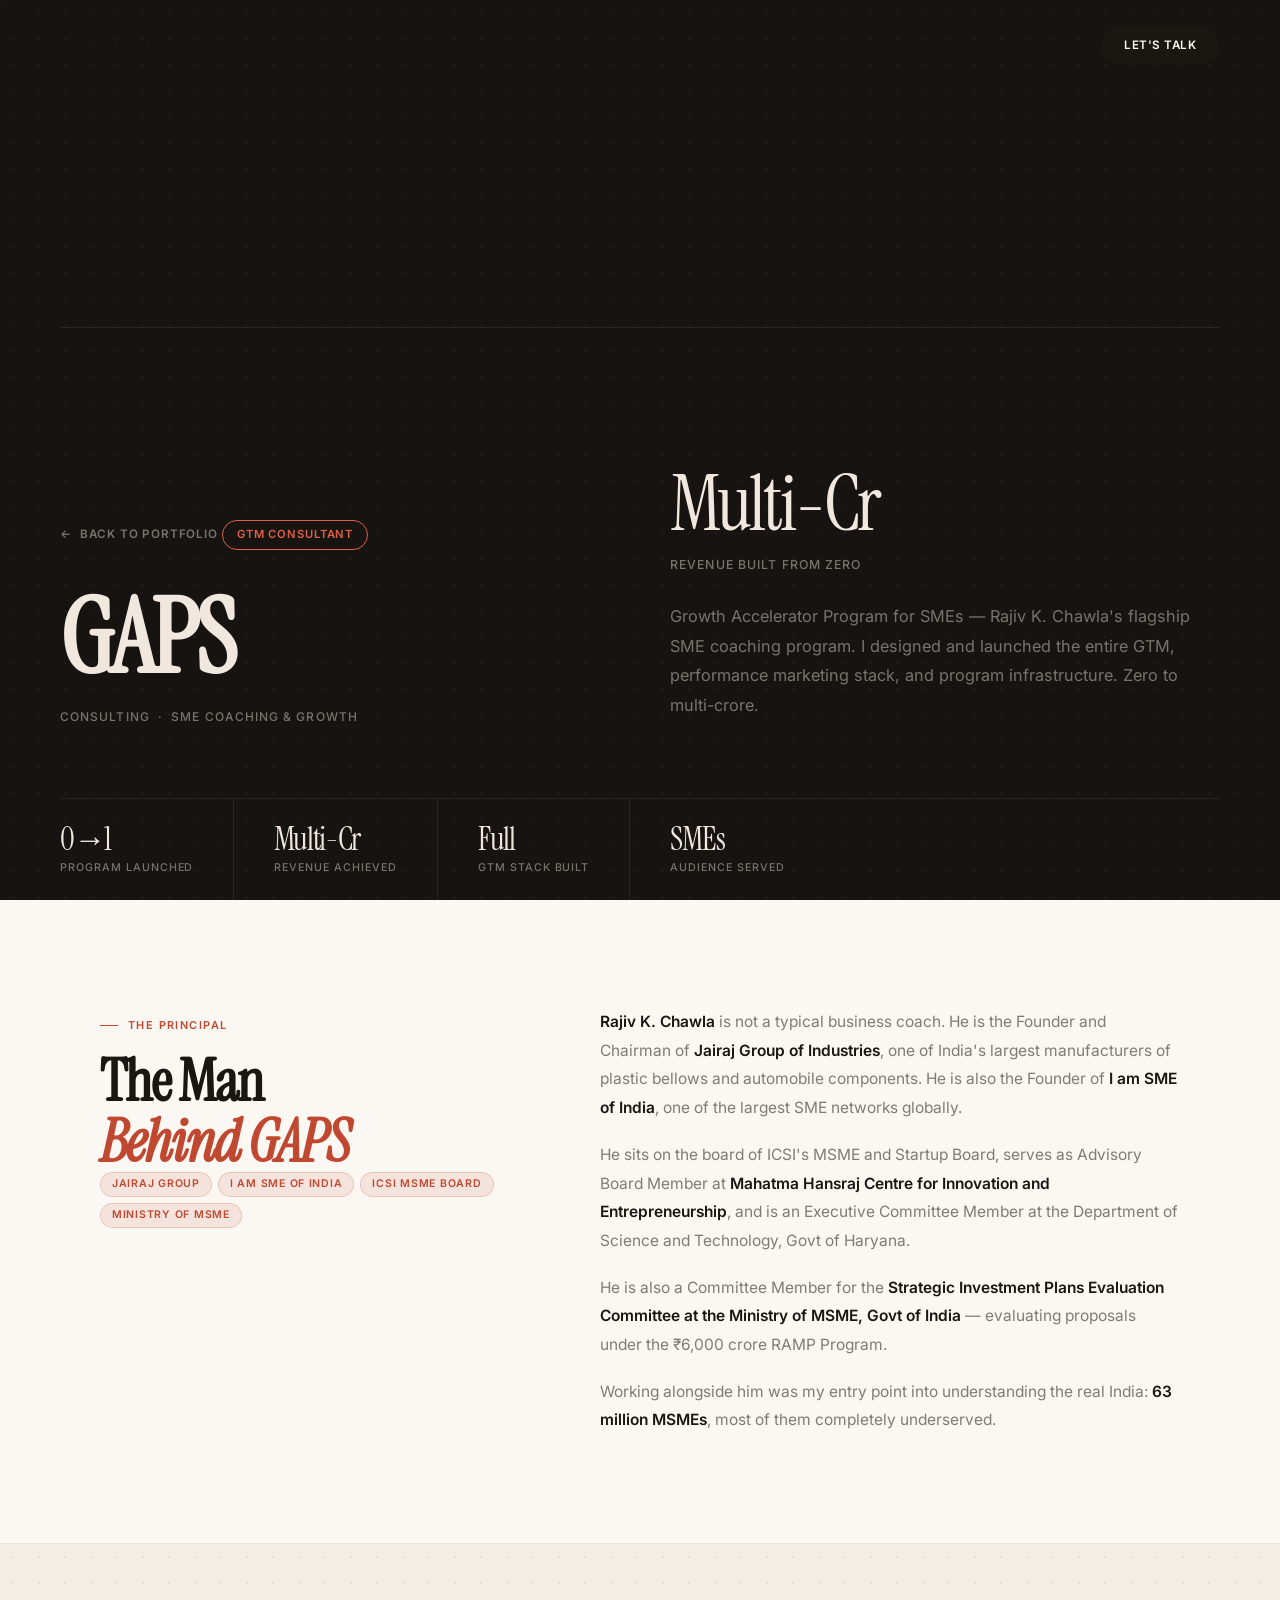
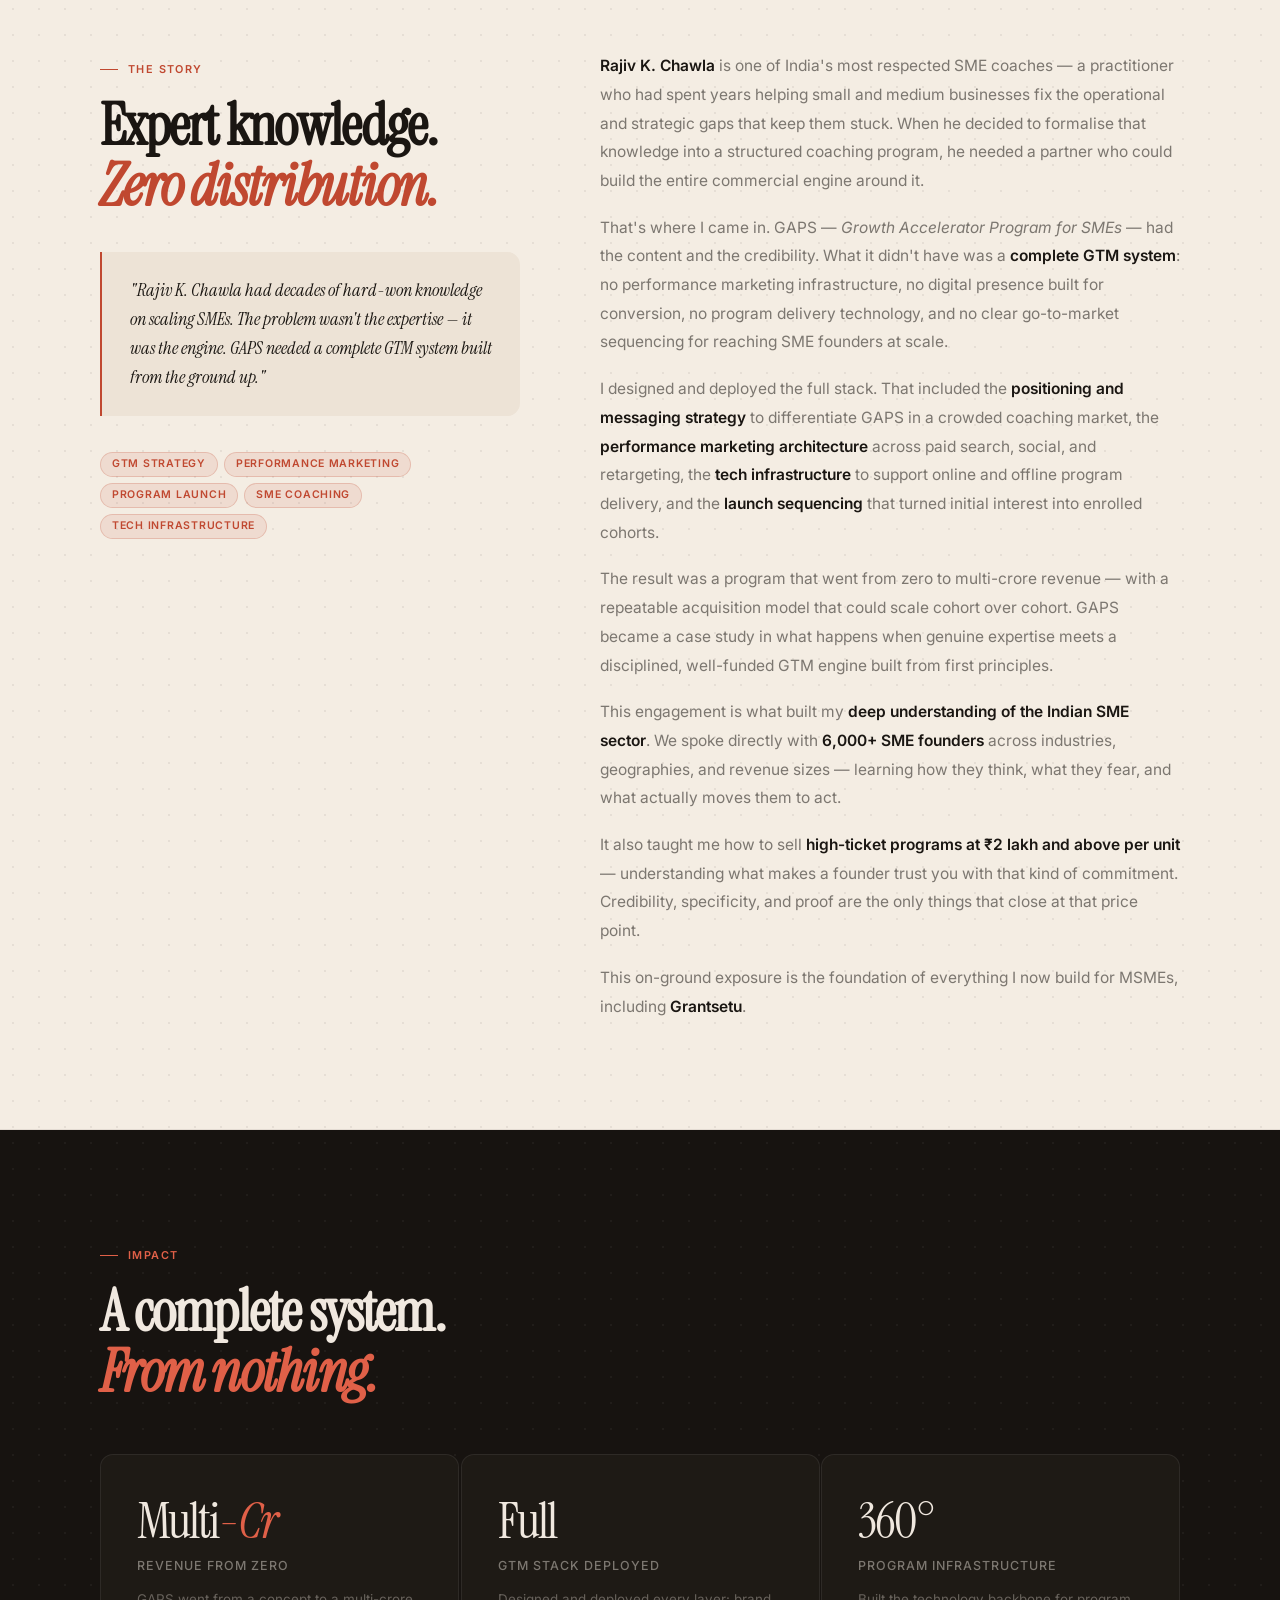
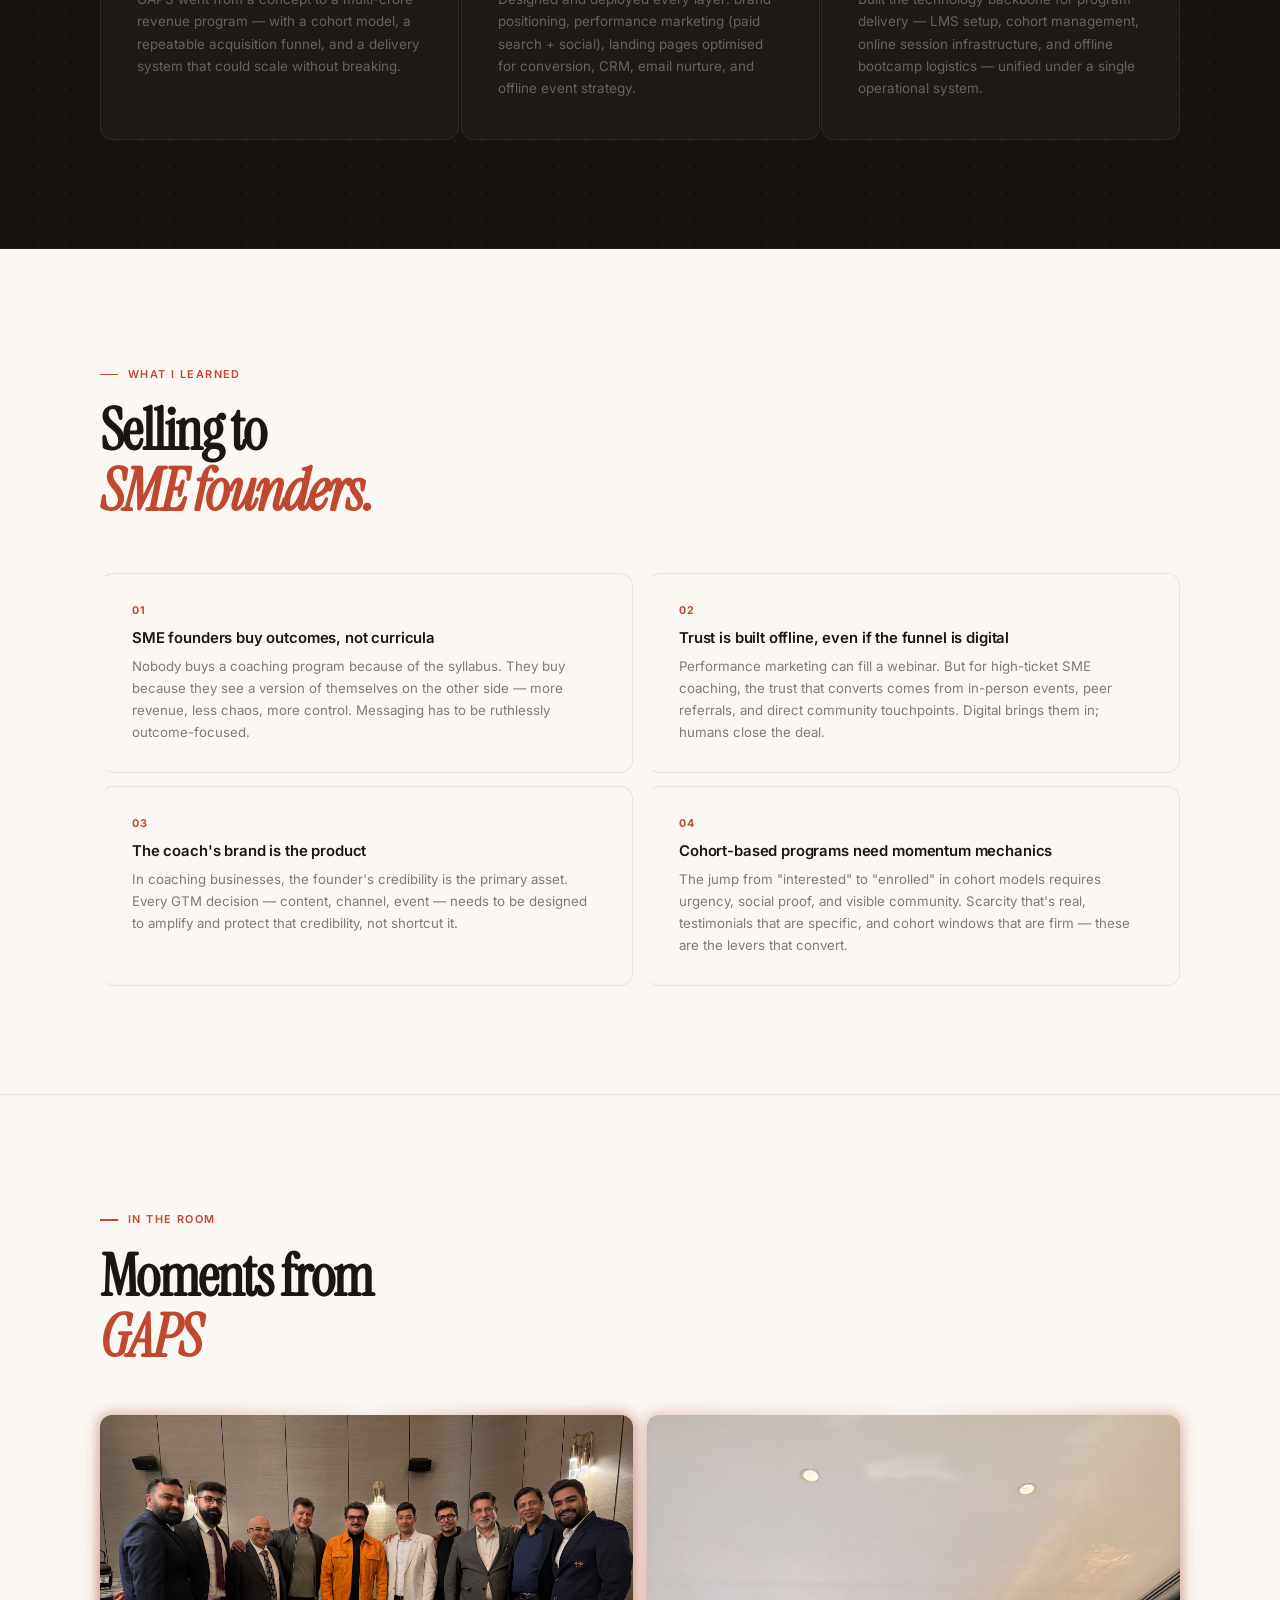
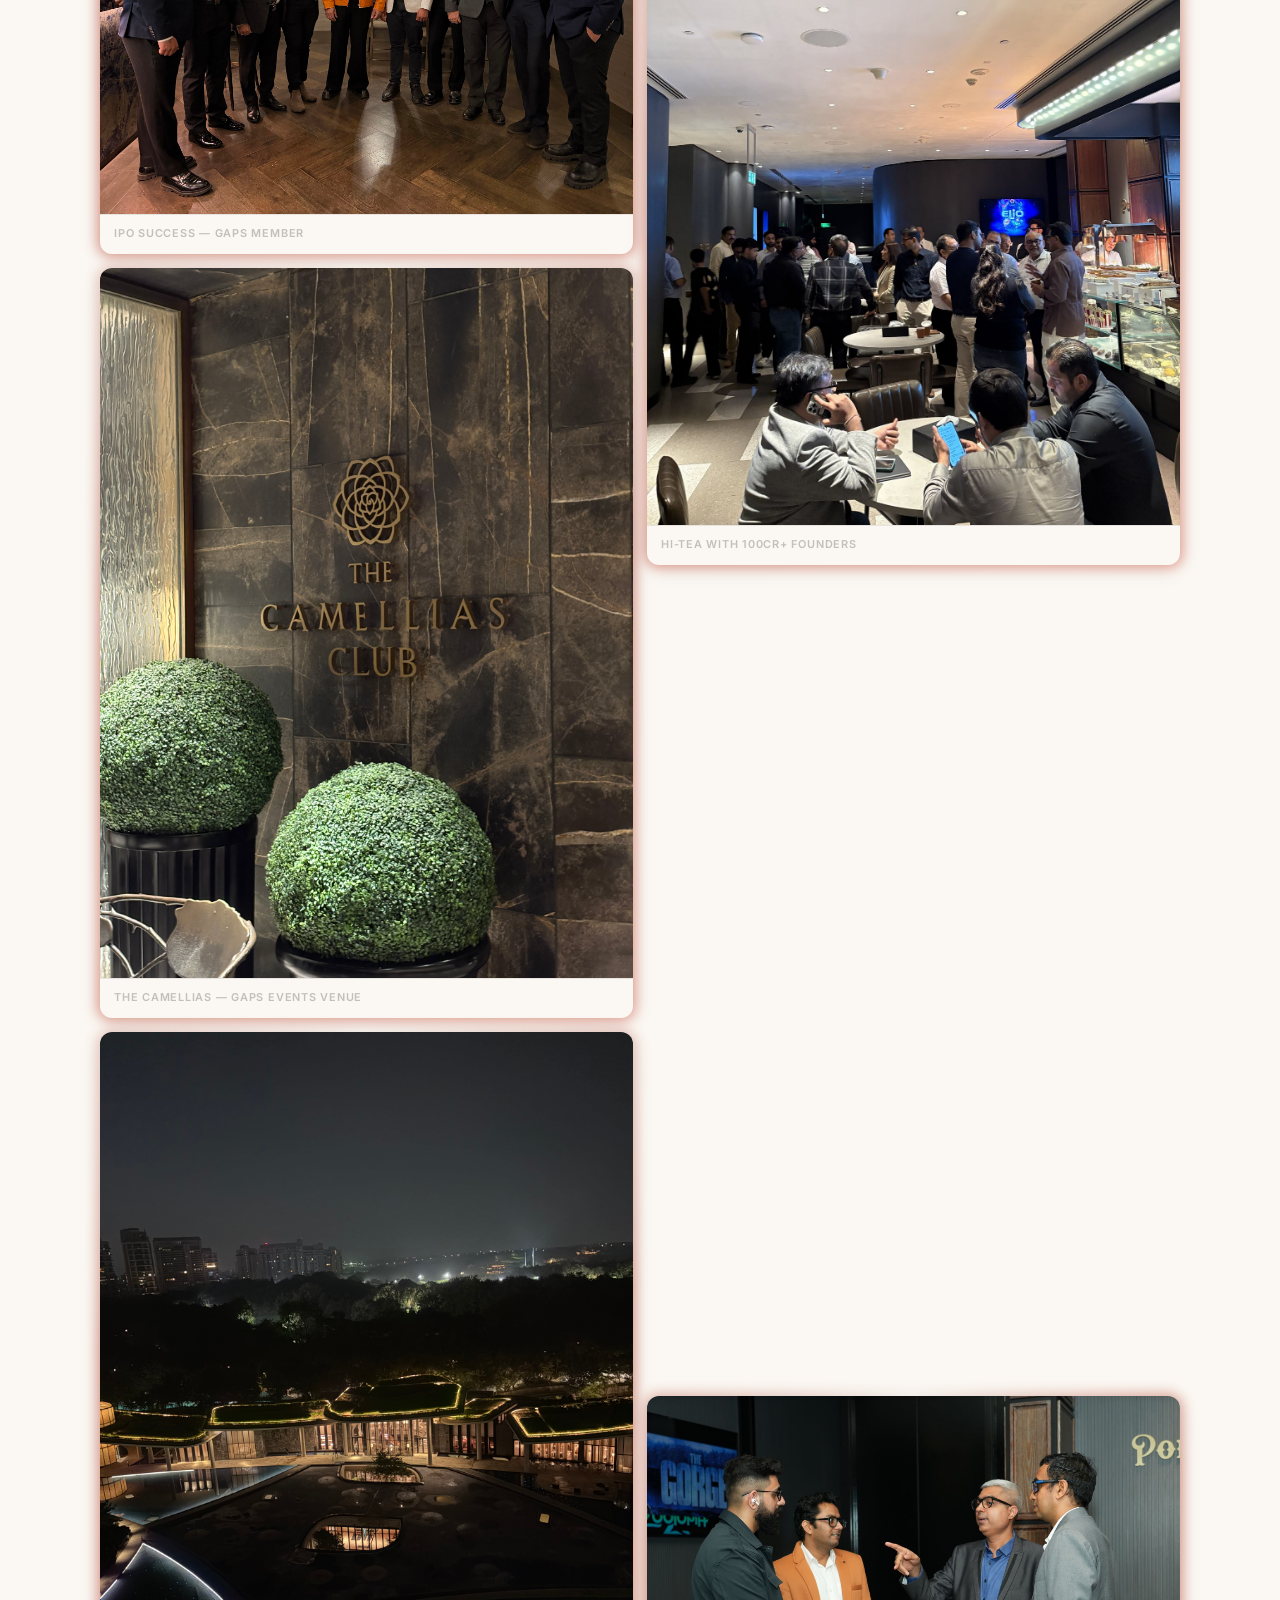
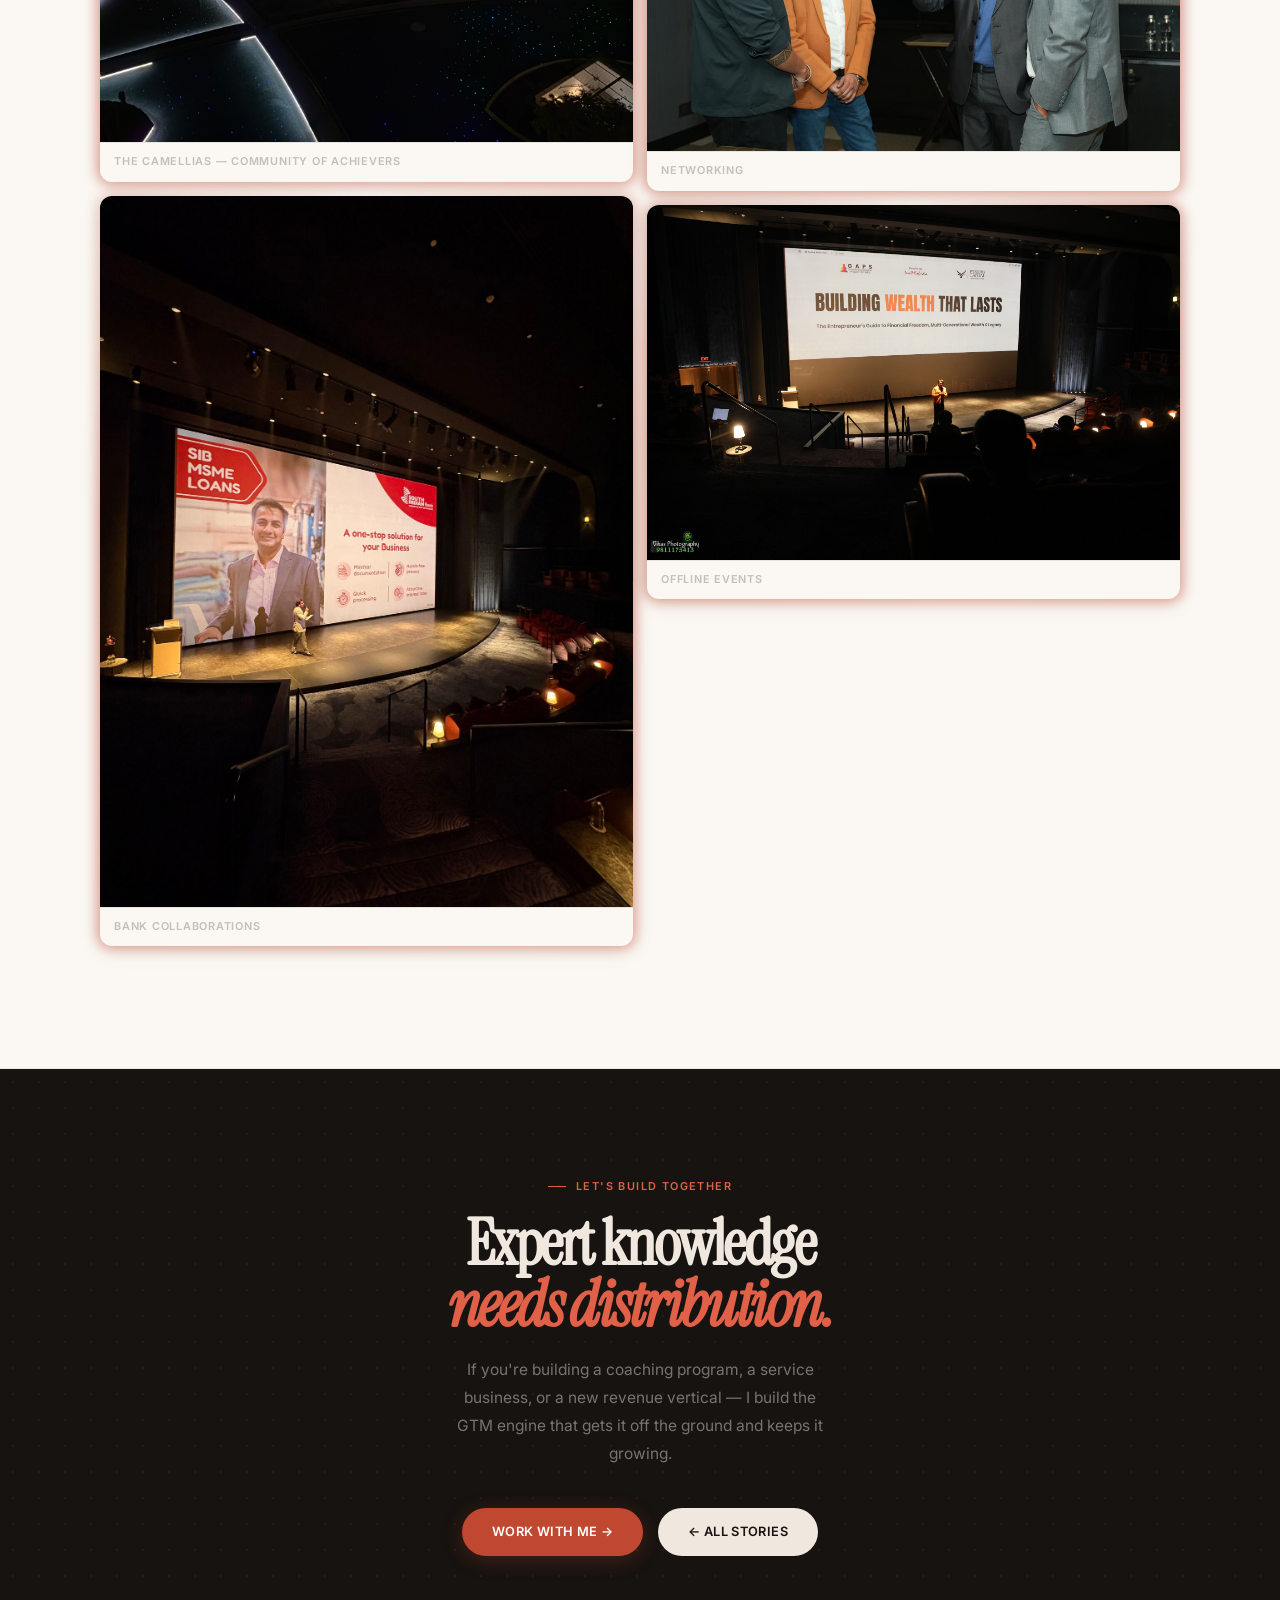
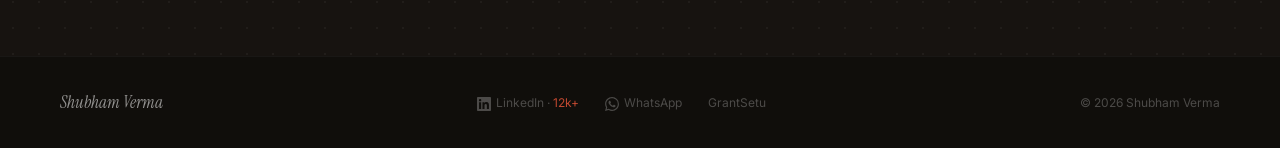
<file: gaps.html>
<!DOCTYPE html>
<html lang="en">
<head>
  <meta charset="UTF-8"/>
  <meta name="viewport" content="width=device-width, initial-scale=1.0"/>
  <meta name="description" content="GAPS is the Growth Accelerator Program for SMEs by Rajiv K. Chawla. Shubham Verma co-built the full GTM, marketing, and program infrastructure serving 10,000+ Indian SME founders."/>
  <title>GAPS — Shubham Verma</title>
  <link rel="icon" type="image/png" href="website logo/logo_monogram_dark.png"/>
  <link rel="apple-touch-icon" href="website logo/logo_monogram_dark.png"/>
  <link rel="preconnect" href="https://fonts.googleapis.com"/>
  <link rel="preconnect" href="https://fonts.gstatic.com" crossorigin/>
  <link href="https://fonts.googleapis.com/css2?family=Instrument+Serif:ital@0;1&family=Inter:wght@300;400;500;600&display=swap" rel="stylesheet"/>
  <link rel="stylesheet" href="shared.css"/>
  <style>
  @property --glow-angle {
    syntax: '<angle>';
    inherits: false;
    initial-value: 0deg;
  }

  @keyframes glow-spin {
    to { --glow-angle: 360deg; }
  }

  @keyframes glow-pulse {
    0%, 100% { opacity: 0.3; }
    50%       { opacity: 0.72; }
  }

  .gal-grid {
    columns: 2;
    column-gap: 14px;
    margin-top: 48px;
  }

  .gal-item {
    break-inside: avoid;
    margin: 0 0 14px 0;
    display: inline-block;
    width: 100%;
    position: relative;
  }

  .gal-item::before {
    content: '';
    position: absolute;
    inset: -3px;
    border-radius: 15px;
    background: conic-gradient(
      from var(--glow-angle),
      transparent     0%,
      var(--tc)       18%,
      var(--tc-dk)    45%,
      var(--tc)       78%,
      transparent    100%
    );
    filter: blur(6px);
    opacity: 0.5;
    animation: glow-spin 3s linear infinite;
    z-index: 0;
    will-change: opacity;
  }

  .gal-item:hover::before {
    animation-duration: 1.5s;
    opacity: 0.88;
    filter: blur(9px);
  }

  .gal-card {
    position: relative;
    z-index: 1;
    border-radius: 12px;
    overflow: hidden;
    background: var(--warm-wht);
    box-shadow: 0 4px 24px rgba(0,0,0,0.08);
  }

  .gal-img {
    width: 100%;
    height: auto;
    display: block;
  }

  .gal-cap {
    font-size: .68rem;
    font-weight: 600;
    letter-spacing: .07em;
    text-transform: uppercase;
    color: var(--ink-25);
    padding: 10px 14px 11px;
    border-top: 1px solid rgba(0,0,0,0.08);
  }

  @media (max-width: 600px) {
    .gal-grid { columns: 1; }
    .gal-item::before {
      animation: glow-pulse 2.5s ease-in-out infinite;
      filter: blur(8px);
    }
    .gal-item:hover::before {
      animation-duration: 1.5s;
    }
  }
  </style>
</head>
<body>

<div id="prog"></div>
<div id="cur"></div>
<div id="cur-r"></div>

<div id="mob-overlay">
  <a class="mob-link" href="index.html#about"        onclick="closeMob()">About</a>
  <a class="mob-link" href="index.html#journey"      onclick="closeMob()">Journey</a>
  <a class="mob-link" href="index.html#services"     onclick="closeMob()">Services</a>
  <a class="mob-link" href="index.html#work"         onclick="closeMob()">Work</a>
  <a class="mob-link" href="index.html#testimonials" onclick="closeMob()">Proof</a>
  <a class="mob-link" href="index.html#cta-sec"      onclick="closeMob()">Let's Talk</a>
  <span class="mob-email">shubh.ve@gmail.com</span>
</div>

<nav id="nav">
  <a class="nav-logo" href="index.html">Shubham Verma</a>
  <ul class="nav-links">
    <li><a href="index.html#about">About</a></li>
    <li><a href="index.html#journey">Journey</a></li>
    <li><a href="index.html#services">Services</a></li>
    <li><a href="index.html#work">Work</a></li>
    <li><a href="index.html#testimonials">Proof</a></li>
  </ul>
  <a class="nav-btn" href="index.html#cta-sec">Let's Talk</a>
  <button class="burger" id="burger" aria-label="Menu"><span></span><span></span><span></span></button>
</nav>

<!-- ── HERO ──────────────────────────────────────────── -->
<section class="dk-grid co-hero">
  <div class="co-hero-inner">
    <div>
      <a class="co-back" href="index.html">Back to Portfolio</a>
      <div class="co-role-badge">GTM Consultant</div>
      <h1 class="co-name rv">GAPS</h1>
      <div class="co-period rv d1">Consulting &nbsp;·&nbsp; SME Coaching &amp; Growth</div>
    </div>
    <div class="co-right rv-r">
      <div class="co-big-num">Multi-Cr</div>
      <div class="co-big-label">Revenue Built from Zero</div>
      <p class="co-tagline">
        Growth Accelerator Program for SMEs — Rajiv K. Chawla's flagship SME coaching program.
        I designed and launched the entire GTM, performance marketing stack,
        and program infrastructure. Zero to multi-crore.
      </p>
    </div>
  </div>
  <div class="co-stat-bar rv">
    <div class="co-stat">
      <div class="co-stat-n">0→1</div>
      <div class="co-stat-l">Program Launched</div>
    </div>
    <div class="co-stat">
      <div class="co-stat-n">Multi-Cr</div>
      <div class="co-stat-l">Revenue Achieved</div>
    </div>
    <div class="co-stat">
      <div class="co-stat-n">Full</div>
      <div class="co-stat-l">GTM Stack Built</div>
    </div>
    <div class="co-stat">
      <div class="co-stat-n">SMEs</div>
      <div class="co-stat-l">Audience Served</div>
    </div>
  </div>
</section>

<!-- ── THE MAN BEHIND GAPS ────────────────────────────── -->
<section class="sec lt-solid">
  <div class="sec-inner">
    <div class="story-grid">
      <div>
        <div class="s-eye rv">The Principal</div>
        <h2 class="sec-h2 rv d1">The Man<br/><em>Behind GAPS</em></h2>
        <div class="chips rv d2">
          <span class="chip-lt">Jairaj Group</span>
          <span class="chip-lt">I Am SME of India</span>
          <span class="chip-lt">ICSI MSME Board</span>
          <span class="chip-lt">Ministry of MSME</span>
        </div>
      </div>
      <div class="story-body rv-r">
        <p><strong>Rajiv K. Chawla</strong> is not a typical business coach. He is the Founder and Chairman of <strong>Jairaj Group of Industries</strong>, one of India's largest manufacturers of plastic bellows and automobile components. He is also the Founder of <strong>I am SME of India</strong>, one of the largest SME networks globally.</p>
        <p>He sits on the board of ICSI's MSME and Startup Board, serves as Advisory Board Member at <strong>Mahatma Hansraj Centre for Innovation and Entrepreneurship</strong>, and is an Executive Committee Member at the Department of Science and Technology, Govt of Haryana.</p>
        <p>He is also a Committee Member for the <strong>Strategic Investment Plans Evaluation Committee at the Ministry of MSME, Govt of India</strong> — evaluating proposals under the ₹6,000 crore RAMP Program.</p>
        <p>Working alongside him was my entry point into understanding the real India: <strong>63 million MSMEs</strong>, most of them completely underserved.</p>
      </div>
    </div>
  </div>
</section>

<!-- ── STORY ─────────────────────────────────────────── -->
<section class="sec lt-grid">
  <div class="sec-inner">
    <div class="story-grid">
      <div>
        <div class="s-eye rv">The Story</div>
        <h2 class="sec-h2 rv d1">Expert knowledge.<br/><em>Zero distribution.</em></h2>
        <div class="pull-quote rv d2">
          "Rajiv K. Chawla had decades of hard-won knowledge on scaling SMEs. The problem wasn't the expertise — it was the engine. GAPS needed a complete GTM system built from the ground up."
        </div>
        <div class="chips rv d3">
          <span class="chip-lt">GTM Strategy</span>
          <span class="chip-lt">Performance Marketing</span>
          <span class="chip-lt">Program Launch</span>
          <span class="chip-lt">SME Coaching</span>
          <span class="chip-lt">Tech Infrastructure</span>
        </div>
      </div>
      <div class="story-body rv-r">
        <p><strong>Rajiv K. Chawla</strong> is one of India's most respected SME coaches — a practitioner who had spent years helping small and medium businesses fix the operational and strategic gaps that keep them stuck. When he decided to formalise that knowledge into a structured coaching program, he needed a partner who could build the entire commercial engine around it.</p>
        <p>That's where I came in. GAPS — <em>Growth Accelerator Program for SMEs</em> — had the content and the credibility. What it didn't have was a <strong>complete GTM system</strong>: no performance marketing infrastructure, no digital presence built for conversion, no program delivery technology, and no clear go-to-market sequencing for reaching SME founders at scale.</p>
        <p>I designed and deployed the full stack. That included the <strong>positioning and messaging strategy</strong> to differentiate GAPS in a crowded coaching market, the <strong>performance marketing architecture</strong> across paid search, social, and retargeting, the <strong>tech infrastructure</strong> to support online and offline program delivery, and the <strong>launch sequencing</strong> that turned initial interest into enrolled cohorts.</p>
        <p>The result was a program that went from zero to multi-crore revenue — with a repeatable acquisition model that could scale cohort over cohort. GAPS became a case study in what happens when genuine expertise meets a disciplined, well-funded GTM engine built from first principles.</p>
        <p>This engagement is what built my <strong>deep understanding of the Indian SME sector</strong>. We spoke directly with <strong>6,000+ SME founders</strong> across industries, geographies, and revenue sizes — learning how they think, what they fear, and what actually moves them to act.</p>
        <p>It also taught me how to sell <strong>high-ticket programs at ₹2 lakh and above per unit</strong> — understanding what makes a founder trust you with that kind of commitment. Credibility, specificity, and proof are the only things that close at that price point.</p>
        <p>This on-ground exposure is the foundation of everything I now build for MSMEs, including <strong>Grantsetu</strong>.</p>
      </div>
    </div>
  </div>
</section>

<!-- ── IMPACT ─────────────────────────────────────────── -->
<section class="sec dk-grid">
  <div class="sec-inner">
    <div class="s-eye rv">Impact</div>
    <h2 class="sec-h2 rv d1">A complete system.<br/><em>From nothing.</em></h2>
    <div class="impact-grid">
      <div class="impact-card rv d1">
        <div class="impact-n">Multi<em>-Cr</em></div>
        <div class="impact-l">Revenue from Zero</div>
        <p class="impact-desc">GAPS went from a concept to a multi-crore revenue program — with a cohort model, a repeatable acquisition funnel, and a delivery system that could scale without breaking.</p>
      </div>
      <div class="impact-card rv d2">
        <div class="impact-n">Full</div>
        <div class="impact-l">GTM Stack Deployed</div>
        <p class="impact-desc">Designed and deployed every layer: brand positioning, performance marketing (paid search + social), landing pages optimised for conversion, CRM, email nurture, and offline event strategy.</p>
      </div>
      <div class="impact-card rv d3">
        <div class="impact-n">360°</div>
        <div class="impact-l">Program Infrastructure</div>
        <p class="impact-desc">Built the technology backbone for program delivery — LMS setup, cohort management, online session infrastructure, and offline bootcamp logistics — unified under a single operational system.</p>
      </div>
    </div>
  </div>
</section>

<!-- ── LEARNINGS ──────────────────────────────────────── -->
<section class="sec lt-solid">
  <div class="sec-inner">
    <div class="s-eye rv">What I Learned</div>
    <h2 class="sec-h2 rv d1">Selling to<br/><em>SME founders.</em></h2>
    <div class="learn-grid">
      <div class="learn-card rv d1">
        <div class="learn-n">01</div>
        <h4>SME founders buy outcomes, not curricula</h4>
        <p>Nobody buys a coaching program because of the syllabus. They buy because they see a version of themselves on the other side — more revenue, less chaos, more control. Messaging has to be ruthlessly outcome-focused.</p>
      </div>
      <div class="learn-card rv d2">
        <div class="learn-n">02</div>
        <h4>Trust is built offline, even if the funnel is digital</h4>
        <p>Performance marketing can fill a webinar. But for high-ticket SME coaching, the trust that converts comes from in-person events, peer referrals, and direct community touchpoints. Digital brings them in; humans close the deal.</p>
      </div>
      <div class="learn-card rv d3">
        <div class="learn-n">03</div>
        <h4>The coach's brand is the product</h4>
        <p>In coaching businesses, the founder's credibility is the primary asset. Every GTM decision — content, channel, event — needs to be designed to amplify and protect that credibility, not shortcut it.</p>
      </div>
      <div class="learn-card rv d4">
        <div class="learn-n">04</div>
        <h4>Cohort-based programs need momentum mechanics</h4>
        <p>The jump from "interested" to "enrolled" in cohort models requires urgency, social proof, and visible community. Scarcity that's real, testimonials that are specific, and cohort windows that are firm — these are the levers that convert.</p>
      </div>
    </div>
  </div>
</section>

<!-- ── GALLERY ─────────────────────────────────────────── -->
<section class="sec lt-solid">
  <div class="sec-inner">
    <div class="s-eye rv">In The Room</div>
    <h2 class="sec-h2 rv d1">Moments from<br/><em>GAPS</em></h2>
    <div class="gal-grid">

      <figure class="gal-item rv d1">
        <div class="gal-card">
          <img class="gal-img" src="journey/GAPS/IPO success party of one of GAPS members.jpeg" alt="IPO Success Party — GAPS Member"/>
          <figcaption class="gal-cap">IPO Success — GAPS Member</figcaption>
        </div>
      </figure>

      <figure class="gal-item rv d2">
        <div class="gal-card">
          <img class="gal-img" src="journey/GAPS/access to The Camellias - community of achievers and unciron founders - our venue of GAPS events.jpeg" alt="The Camellias — GAPS Events Venue"/>
          <figcaption class="gal-cap">The Camellias — GAPS Events Venue</figcaption>
        </div>
      </figure>

      <figure class="gal-item rv d3">
        <div class="gal-card">
          <img class="gal-img" src="journey/GAPS/access to The Camellias - community of achievers and unciron founders.jpeg" alt="The Camellias — Community of Achievers"/>
          <figcaption class="gal-cap">The Camellias — Community of Achievers</figcaption>
        </div>
      </figure>

      <figure class="gal-item rv d4">
        <div class="gal-card">
          <img class="gal-img" src="journey/GAPS/bank collaborations.jpeg" alt="Bank Collaborations"/>
          <figcaption class="gal-cap">Bank Collaborations</figcaption>
        </div>
      </figure>

      <figure class="gal-item rv d5">
        <div class="gal-card">
          <img class="gal-img" src="journey/GAPS/hi tea with founders doing 100cr+ each.jpeg" alt="Hi-Tea with 100Cr+ Founders"/>
          <figcaption class="gal-cap">Hi-Tea with 100Cr+ Founders</figcaption>
        </div>
      </figure>

      <figure class="gal-item rv d6">
        <div class="gal-card">
          <img class="gal-img" src="journey/GAPS/networking 2.jpeg" alt="Networking"/>
          <figcaption class="gal-cap">Networking</figcaption>
        </div>
      </figure>

      <figure class="gal-item rv">
        <div class="gal-card">
          <img class="gal-img" src="journey/GAPS/networking events at The Camellias.jpeg" alt="Networking Events at The Camellias"/>
          <figcaption class="gal-cap">Networking Events at The Camellias</figcaption>
        </div>
      </figure>

      <figure class="gal-item rv">
        <div class="gal-card">
          <img class="gal-img" src="journey/GAPS/networking.jpeg" alt="Networking"/>
          <figcaption class="gal-cap">Networking</figcaption>
        </div>
      </figure>

      <figure class="gal-item rv">
        <div class="gal-card">
          <img class="gal-img" src="journey/GAPS/offline events glimpse.jpeg" alt="Offline Events"/>
          <figcaption class="gal-cap">Offline Events</figcaption>
        </div>
      </figure>

    </div>
  </div>
</section>

<!-- ── CTA ────────────────────────────────────────────── -->
<section class="dk-grid co-cta">
  <div class="sec-inner">
    <div class="s-eye rv" style="justify-content:center">Let's Build Together</div>
    <h2 class="rv d1">Expert knowledge<br/><em>needs distribution.</em></h2>
    <p class="rv d2">If you're building a coaching program, a service business, or a new revenue vertical — I build the GTM engine that gets it off the ground and keeps it growing.</p>
    <div class="co-cta-row rv d3">
      <a class="btn btn-tc" href="mailto:shubh.ve@gmail.com">Work With Me →</a>
      <a class="btn btn-wht" href="index.html">← All Stories</a>
    </div>
  </div>
</section>

<footer>
  <div class="f-logo">Shubham Verma</div>
  <div class="f-links">
    <a href="https://www.linkedin.com/in/shubhamverma1410/" target="_blank" rel="noopener"><svg xmlns="http://www.w3.org/2000/svg" width="14" height="14" viewBox="0 0 24 24" fill="currentColor" style="display:inline-block;vertical-align:middle;margin-right:5px"><path d="M20.447 20.452h-3.554v-5.569c0-1.328-.027-3.037-1.852-3.037-1.853 0-2.136 1.445-2.136 2.939v5.667H9.351V9h3.414v1.561h.046c.477-.9 1.637-1.85 3.37-1.85 3.601 0 4.267 2.37 4.267 5.455v6.286zM5.337 7.433a2.062 2.062 0 01-2.063-2.065 2.064 2.064 0 112.063 2.065zm1.782 13.019H3.555V9h3.564v11.452zM22.225 0H1.771C.792 0 0 .774 0 1.729v20.542C0 23.227.792 24 1.771 24h20.451C23.2 24 24 23.227 24 22.271V1.729C24 .774 23.2 0 22.222 0h.003z"/></svg>LinkedIn · <span style="color:var(--tc)">12k+</span></a>
    <a href="https://wa.me/919591111111" target="_blank" rel="noopener"><svg xmlns="http://www.w3.org/2000/svg" width="14" height="14" viewBox="0 0 24 24" fill="currentColor" style="display:inline-block;vertical-align:middle;margin-right:5px"><path d="M17.472 14.382c-.297-.149-1.758-.867-2.03-.967-.273-.099-.471-.148-.67.15-.197.297-.767.966-.94 1.164-.173.199-.347.223-.644.075-.297-.15-1.255-.463-2.39-1.475-.883-.788-1.48-1.761-1.653-2.059-.173-.297-.018-.458.13-.606.134-.133.298-.347.446-.52.149-.174.198-.298.298-.497.099-.198.05-.371-.025-.52-.075-.149-.669-1.612-.916-2.207-.242-.579-.487-.5-.669-.51-.173-.008-.371-.01-.57-.01-.198 0-.52.074-.792.372-.272.297-1.04 1.016-1.04 2.479 0 1.462 1.065 2.875 1.213 3.074.149.198 2.096 3.2 5.077 4.487.709.306 1.262.489 1.694.625.712.227 1.36.195 1.871.118.571-.085 1.758-.719 2.006-1.413.248-.694.248-1.289.173-1.413-.074-.124-.272-.198-.57-.347m-5.421 7.403h-.004a9.87 9.87 0 01-5.031-1.378l-.361-.214-3.741.982.998-3.648-.235-.374a9.86 9.86 0 01-1.51-5.26c.001-5.45 4.436-9.884 9.888-9.884 2.64 0 5.122 1.03 6.988 2.898a9.825 9.825 0 012.893 6.994c-.003 5.45-4.437 9.884-9.885 9.884m8.413-18.297A11.815 11.815 0 0012.05 0C5.495 0 .16 5.335.157 11.892c0 2.096.547 4.142 1.588 5.945L.057 24l6.305-1.654a11.882 11.882 0 005.683 1.448h.005c6.554 0 11.89-5.335 11.893-11.893a11.821 11.821 0 00-3.48-8.413z"/></svg>WhatsApp</a>
    <a href="https://grantsetu.com" target="_blank" rel="noopener">GrantSetu</a>
  </div>
  <div>© 2026 Shubham Verma</div>
</footer>

<script src="portfolio.js"></script>
</body>
</html>
</file>
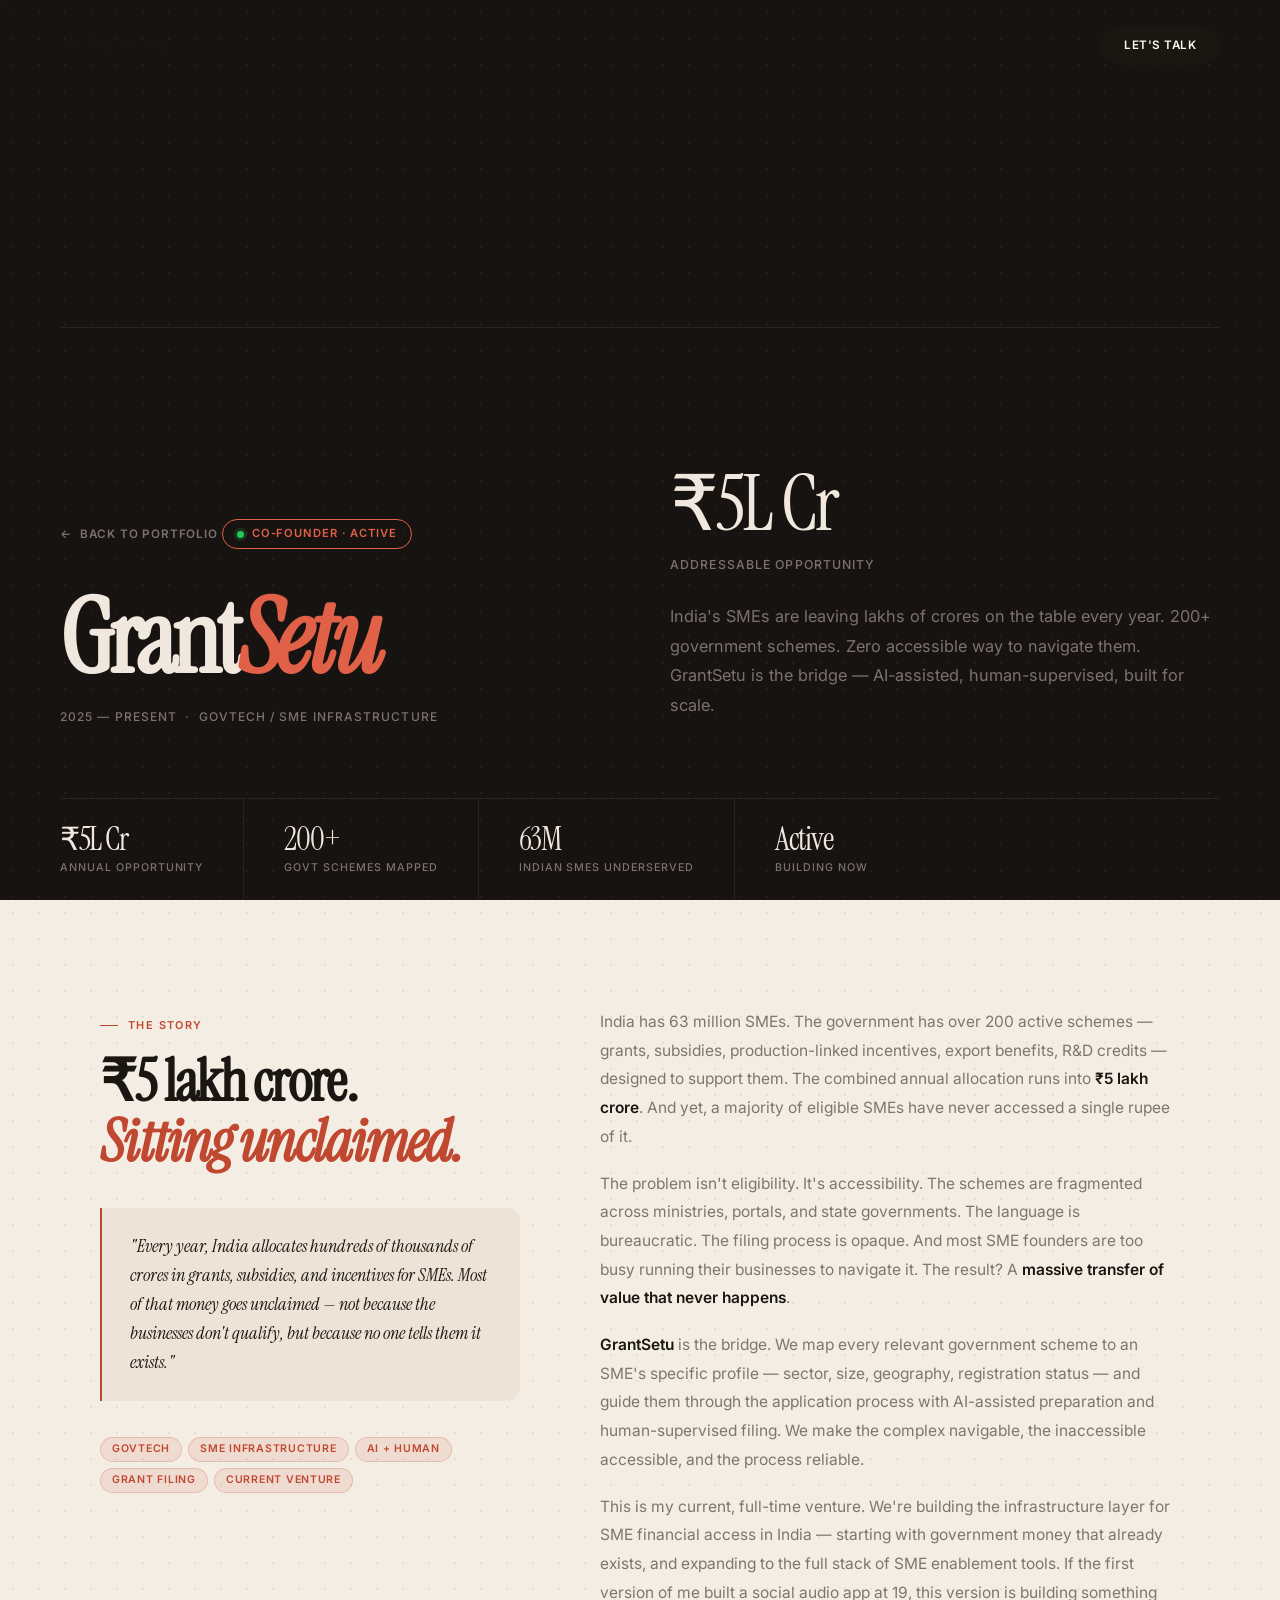
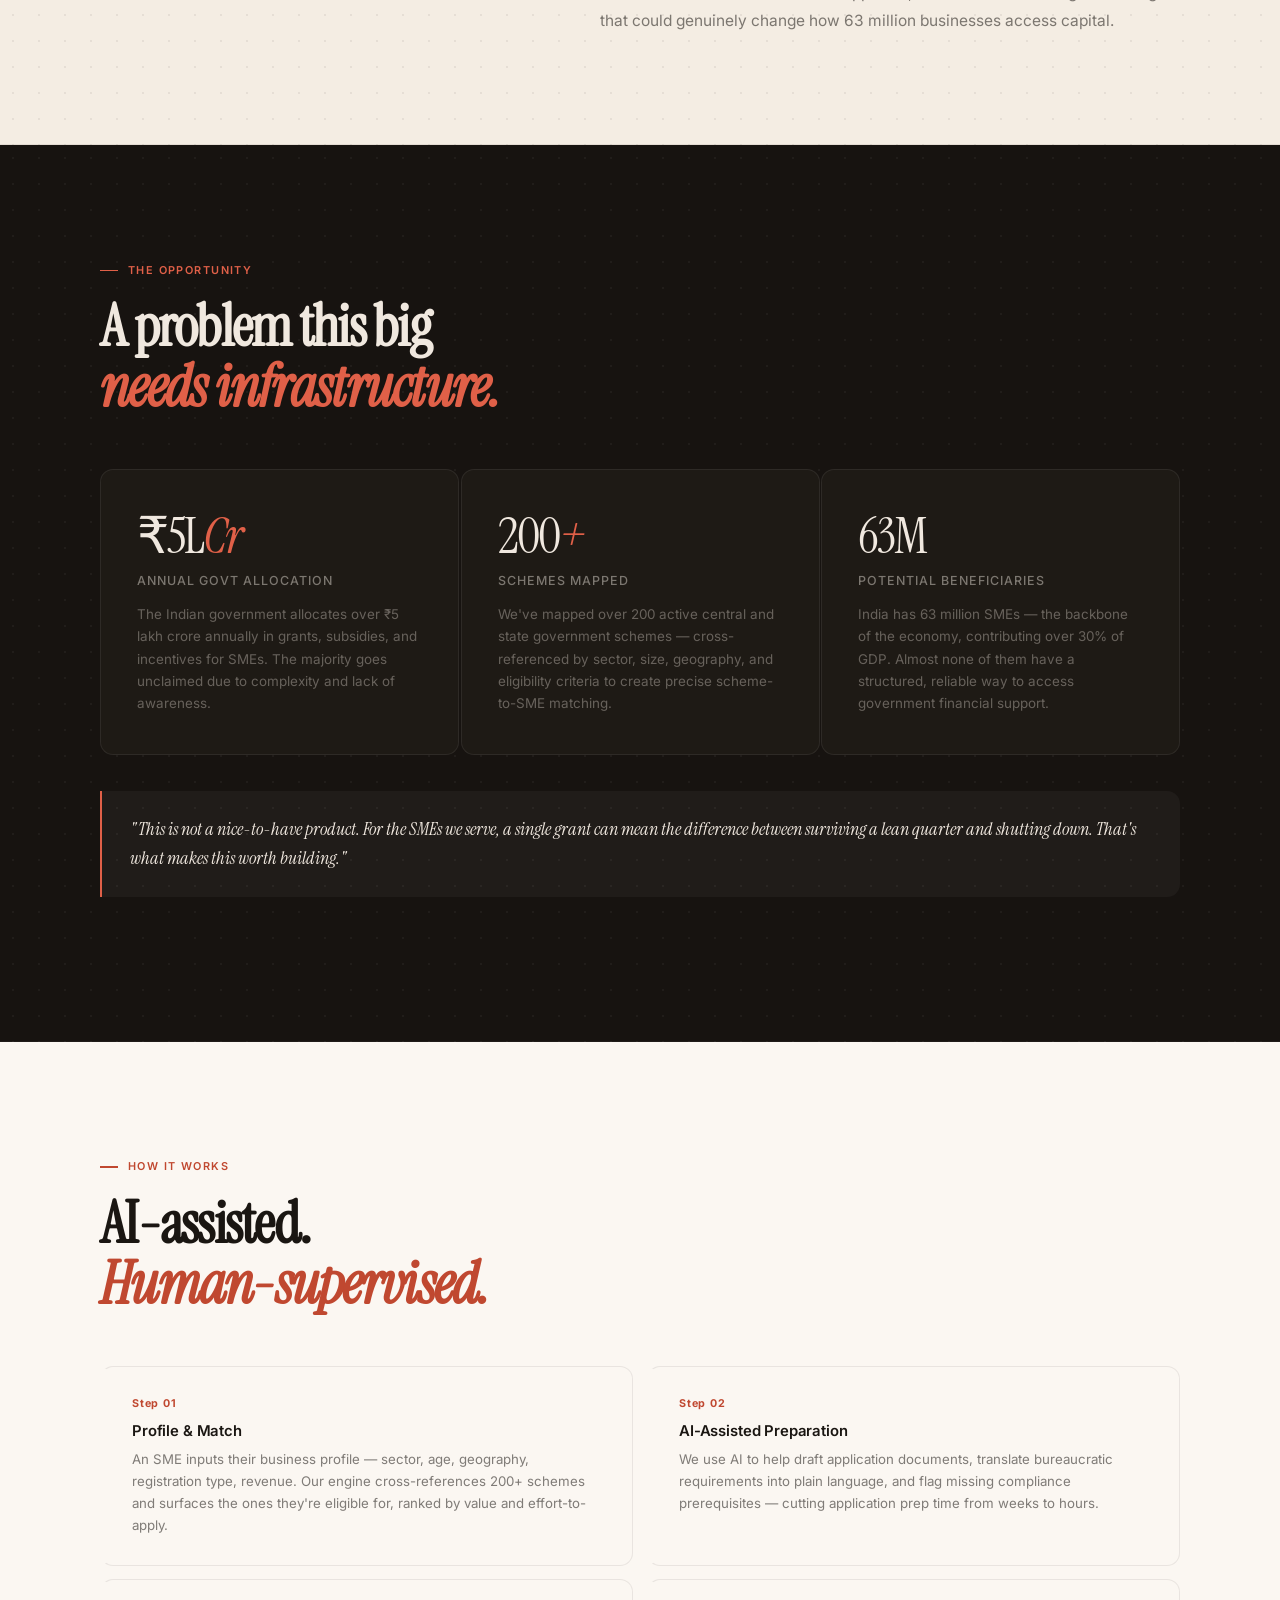
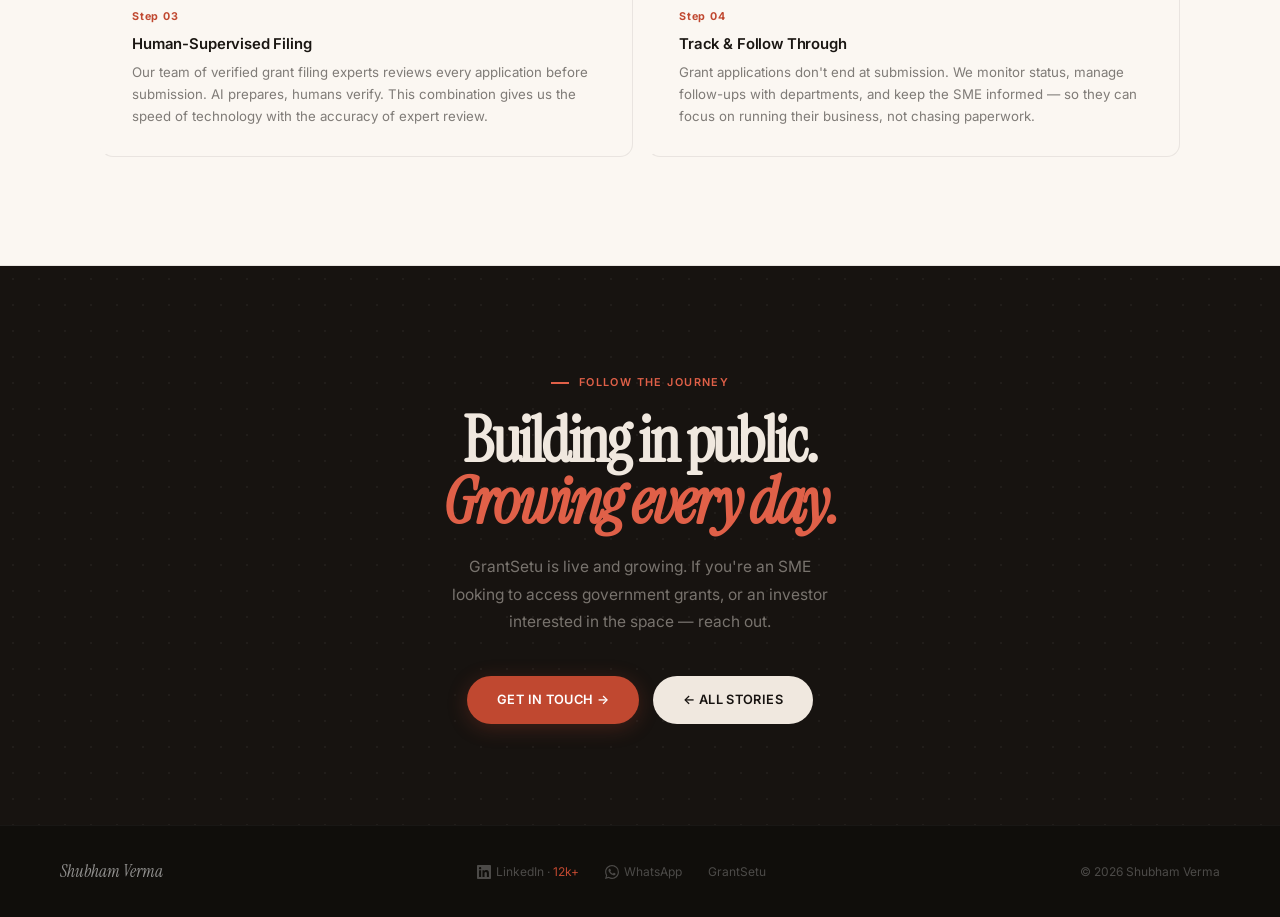
<file: grantsetu.html>
<!DOCTYPE html>
<html lang="en">
<head>
  <meta charset="UTF-8"/>
  <meta name="viewport" content="width=device-width, initial-scale=1.0"/>
  <meta name="description" content="Grantsetu helps Indian manufacturers discover and apply for government subsidies. Co-founded by Shubham Verma. Targeting Rs 5 lakh crore in untapped MSME schemes."/>
  <title>GrantSetu — Shubham Verma</title>
  <link rel="icon" type="image/png" href="website logo/logo_monogram_dark.png"/>
  <link rel="apple-touch-icon" href="website logo/logo_monogram_dark.png"/>
  <link rel="preconnect" href="https://fonts.googleapis.com"/>
  <link rel="preconnect" href="https://fonts.gstatic.com" crossorigin/>
  <link href="https://fonts.googleapis.com/css2?family=Instrument+Serif:ital@0;1&family=Inter:wght@300;400;500;600&display=swap" rel="stylesheet"/>
  <link rel="stylesheet" href="shared.css"/>
</head>
<body>

<div id="prog"></div>
<div id="cur"></div>
<div id="cur-r"></div>

<div id="mob-overlay">
  <a class="mob-link" href="index.html#about"        onclick="closeMob()">About</a>
  <a class="mob-link" href="index.html#journey"      onclick="closeMob()">Journey</a>
  <a class="mob-link" href="index.html#services"     onclick="closeMob()">Services</a>
  <a class="mob-link" href="index.html#work"         onclick="closeMob()">Work</a>
  <a class="mob-link" href="index.html#testimonials" onclick="closeMob()">Proof</a>
  <a class="mob-link" href="index.html#cta-sec"      onclick="closeMob()">Let's Talk</a>
  <span class="mob-email">shubh.ve@gmail.com</span>
</div>

<nav id="nav">
  <a class="nav-logo" href="index.html">Shubham Verma</a>
  <ul class="nav-links">
    <li><a href="index.html#about">About</a></li>
    <li><a href="index.html#journey">Journey</a></li>
    <li><a href="index.html#services">Services</a></li>
    <li><a href="index.html#work">Work</a></li>
    <li><a href="index.html#testimonials">Proof</a></li>
  </ul>
  <a class="nav-btn" href="index.html#cta-sec">Let's Talk</a>
  <button class="burger" id="burger" aria-label="Menu"><span></span><span></span><span></span></button>
</nav>

<!-- ── HERO ──────────────────────────────────────────── -->
<section class="dk-grid co-hero">
  <div class="co-hero-inner">
    <div>
      <a class="co-back" href="index.html">Back to Portfolio</a>
      <div class="co-role-badge"><span class="avail-dot"></span> Co-Founder · Active</div>
      <h1 class="co-name rv">Grant<em>Setu</em></h1>
      <div class="co-period rv d1">2025 — Present &nbsp;·&nbsp; GovTech / SME Infrastructure</div>
    </div>
    <div class="co-right rv-r">
      <div class="co-big-num">₹5L Cr</div>
      <div class="co-big-label">Addressable Opportunity</div>
      <p class="co-tagline">
        India's SMEs are leaving lakhs of crores on the table every year.
        200+ government schemes. Zero accessible way to navigate them.
        GrantSetu is the bridge — AI-assisted, human-supervised, built for scale.
      </p>
    </div>
  </div>
  <div class="co-stat-bar rv">
    <div class="co-stat">
      <div class="co-stat-n">₹5L Cr</div>
      <div class="co-stat-l">Annual Opportunity</div>
    </div>
    <div class="co-stat">
      <div class="co-stat-n">200+</div>
      <div class="co-stat-l">Govt Schemes Mapped</div>
    </div>
    <div class="co-stat">
      <div class="co-stat-n">63M</div>
      <div class="co-stat-l">Indian SMEs Underserved</div>
    </div>
    <div class="co-stat">
      <div class="co-stat-n">Active</div>
      <div class="co-stat-l">Building Now</div>
    </div>
  </div>
</section>

<!-- ── STORY ─────────────────────────────────────────── -->
<section class="sec lt-grid">
  <div class="sec-inner">
    <div class="story-grid">
      <div>
        <div class="s-eye rv">The Story</div>
        <h2 class="sec-h2 rv d1">₹5 lakh crore.<br/><em>Sitting unclaimed.</em></h2>
        <div class="pull-quote rv d2">
          "Every year, India allocates hundreds of thousands of crores in grants, subsidies, and incentives for SMEs. Most of that money goes unclaimed — not because the businesses don't qualify, but because no one tells them it exists."
        </div>
        <div class="chips rv d3">
          <span class="chip-lt">GovTech</span>
          <span class="chip-lt">SME Infrastructure</span>
          <span class="chip-lt">AI + Human</span>
          <span class="chip-lt">Grant Filing</span>
          <span class="chip-lt">Current Venture</span>
        </div>
      </div>
      <div class="story-body rv-r">
        <p>India has 63 million SMEs. The government has over 200 active schemes — grants, subsidies, production-linked incentives, export benefits, R&amp;D credits — designed to support them. The combined annual allocation runs into <strong>₹5 lakh crore</strong>. And yet, a majority of eligible SMEs have never accessed a single rupee of it.</p>
        <p>The problem isn't eligibility. It's accessibility. The schemes are fragmented across ministries, portals, and state governments. The language is bureaucratic. The filing process is opaque. And most SME founders are too busy running their businesses to navigate it. The result? A <strong>massive transfer of value that never happens</strong>.</p>
        <p><strong>GrantSetu</strong> is the bridge. We map every relevant government scheme to an SME's specific profile — sector, size, geography, registration status — and guide them through the application process with AI-assisted preparation and human-supervised filing. We make the complex navigable, the inaccessible accessible, and the process reliable.</p>
        <p>This is my current, full-time venture. We're building the infrastructure layer for SME financial access in India — starting with government money that already exists, and expanding to the full stack of SME enablement tools. If the first version of me built a social audio app at 19, this version is building something that could genuinely change how 63 million businesses access capital.</p>
      </div>
    </div>
  </div>
</section>

<!-- ── IMPACT ─────────────────────────────────────────── -->
<section class="sec dk-grid">
  <div class="sec-inner">
    <div class="s-eye rv">The Opportunity</div>
    <h2 class="sec-h2 rv d1">A problem this big<br/><em>needs infrastructure.</em></h2>
    <div class="impact-grid">
      <div class="impact-card rv d1">
        <div class="impact-n">₹5L<em>Cr</em></div>
        <div class="impact-l">Annual Govt Allocation</div>
        <p class="impact-desc">The Indian government allocates over ₹5 lakh crore annually in grants, subsidies, and incentives for SMEs. The majority goes unclaimed due to complexity and lack of awareness.</p>
      </div>
      <div class="impact-card rv d2">
        <div class="impact-n">200<em>+</em></div>
        <div class="impact-l">Schemes Mapped</div>
        <p class="impact-desc">We've mapped over 200 active central and state government schemes — cross-referenced by sector, size, geography, and eligibility criteria to create precise scheme-to-SME matching.</p>
      </div>
      <div class="impact-card rv d3">
        <div class="impact-n">63M</div>
        <div class="impact-l">Potential Beneficiaries</div>
        <p class="impact-desc">India has 63 million SMEs — the backbone of the economy, contributing over 30% of GDP. Almost none of them have a structured, reliable way to access government financial support.</p>
      </div>
    </div>
    <div class="pull-quote-dk rv d4">
      "This is not a nice-to-have product. For the SMEs we serve, a single grant can mean the difference between surviving a lean quarter and shutting down. That's what makes this worth building."
    </div>
  </div>
</section>

<!-- ── HOW IT WORKS ───────────────────────────────────── -->
<section class="sec lt-solid">
  <div class="sec-inner">
    <div class="s-eye rv">How It Works</div>
    <h2 class="sec-h2 rv d1">AI-assisted.<br/><em>Human-supervised.</em></h2>
    <div class="learn-grid">
      <div class="learn-card rv d1">
        <div class="learn-n">Step 01</div>
        <h4>Profile &amp; Match</h4>
        <p>An SME inputs their business profile — sector, age, geography, registration type, revenue. Our engine cross-references 200+ schemes and surfaces the ones they're eligible for, ranked by value and effort-to-apply.</p>
      </div>
      <div class="learn-card rv d2">
        <div class="learn-n">Step 02</div>
        <h4>AI-Assisted Preparation</h4>
        <p>We use AI to help draft application documents, translate bureaucratic requirements into plain language, and flag missing compliance prerequisites — cutting application prep time from weeks to hours.</p>
      </div>
      <div class="learn-card rv d3">
        <div class="learn-n">Step 03</div>
        <h4>Human-Supervised Filing</h4>
        <p>Our team of verified grant filing experts reviews every application before submission. AI prepares, humans verify. This combination gives us the speed of technology with the accuracy of expert review.</p>
      </div>
      <div class="learn-card rv d4">
        <div class="learn-n">Step 04</div>
        <h4>Track &amp; Follow Through</h4>
        <p>Grant applications don't end at submission. We monitor status, manage follow-ups with departments, and keep the SME informed — so they can focus on running their business, not chasing paperwork.</p>
      </div>
    </div>
  </div>
</section>

<!-- ── CTA ────────────────────────────────────────────── -->
<section class="dk-grid co-cta">
  <div class="sec-inner">
    <div class="s-eye rv" style="justify-content:center">Follow the Journey</div>
    <h2 class="rv d1">Building in public.<br/><em>Growing every day.</em></h2>
    <p class="rv d2">GrantSetu is live and growing. If you're an SME looking to access government grants, or an investor interested in the space — reach out.</p>
    <div class="co-cta-row rv d3">
      <a class="btn btn-tc" href="mailto:shubh.ve@gmail.com">Get In Touch →</a>
      <a class="btn btn-wht" href="index.html">← All Stories</a>
    </div>
  </div>
</section>

<footer>
  <div class="f-logo">Shubham Verma</div>
  <div class="f-links">
    <a href="https://www.linkedin.com/in/shubhamverma1410/" target="_blank" rel="noopener"><svg xmlns="http://www.w3.org/2000/svg" width="14" height="14" viewBox="0 0 24 24" fill="currentColor" style="display:inline-block;vertical-align:middle;margin-right:5px"><path d="M20.447 20.452h-3.554v-5.569c0-1.328-.027-3.037-1.852-3.037-1.853 0-2.136 1.445-2.136 2.939v5.667H9.351V9h3.414v1.561h.046c.477-.9 1.637-1.85 3.37-1.85 3.601 0 4.267 2.37 4.267 5.455v6.286zM5.337 7.433a2.062 2.062 0 01-2.063-2.065 2.064 2.064 0 112.063 2.065zm1.782 13.019H3.555V9h3.564v11.452zM22.225 0H1.771C.792 0 0 .774 0 1.729v20.542C0 23.227.792 24 1.771 24h20.451C23.2 24 24 23.227 24 22.271V1.729C24 .774 23.2 0 22.222 0h.003z"/></svg>LinkedIn · <span style="color:var(--tc)">12k+</span></a>
    <a href="https://wa.me/919591111111" target="_blank" rel="noopener"><svg xmlns="http://www.w3.org/2000/svg" width="14" height="14" viewBox="0 0 24 24" fill="currentColor" style="display:inline-block;vertical-align:middle;margin-right:5px"><path d="M17.472 14.382c-.297-.149-1.758-.867-2.03-.967-.273-.099-.471-.148-.67.15-.197.297-.767.966-.94 1.164-.173.199-.347.223-.644.075-.297-.15-1.255-.463-2.39-1.475-.883-.788-1.48-1.761-1.653-2.059-.173-.297-.018-.458.13-.606.134-.133.298-.347.446-.52.149-.174.198-.298.298-.497.099-.198.05-.371-.025-.52-.075-.149-.669-1.612-.916-2.207-.242-.579-.487-.5-.669-.51-.173-.008-.371-.01-.57-.01-.198 0-.52.074-.792.372-.272.297-1.04 1.016-1.04 2.479 0 1.462 1.065 2.875 1.213 3.074.149.198 2.096 3.2 5.077 4.487.709.306 1.262.489 1.694.625.712.227 1.36.195 1.871.118.571-.085 1.758-.719 2.006-1.413.248-.694.248-1.289.173-1.413-.074-.124-.272-.198-.57-.347m-5.421 7.403h-.004a9.87 9.87 0 01-5.031-1.378l-.361-.214-3.741.982.998-3.648-.235-.374a9.86 9.86 0 01-1.51-5.26c.001-5.45 4.436-9.884 9.888-9.884 2.64 0 5.122 1.03 6.988 2.898a9.825 9.825 0 012.893 6.994c-.003 5.45-4.437 9.884-9.885 9.884m8.413-18.297A11.815 11.815 0 0012.05 0C5.495 0 .16 5.335.157 11.892c0 2.096.547 4.142 1.588 5.945L.057 24l6.305-1.654a11.882 11.882 0 005.683 1.448h.005c6.554 0 11.89-5.335 11.893-11.893a11.821 11.821 0 00-3.48-8.413z"/></svg>WhatsApp</a>
    <a href="https://grantsetu.com" target="_blank" rel="noopener">GrantSetu</a>
  </div>
  <div>© 2026 Shubham Verma</div>
</footer>

<script src="portfolio.js"></script>
</body>
</html>
</file>
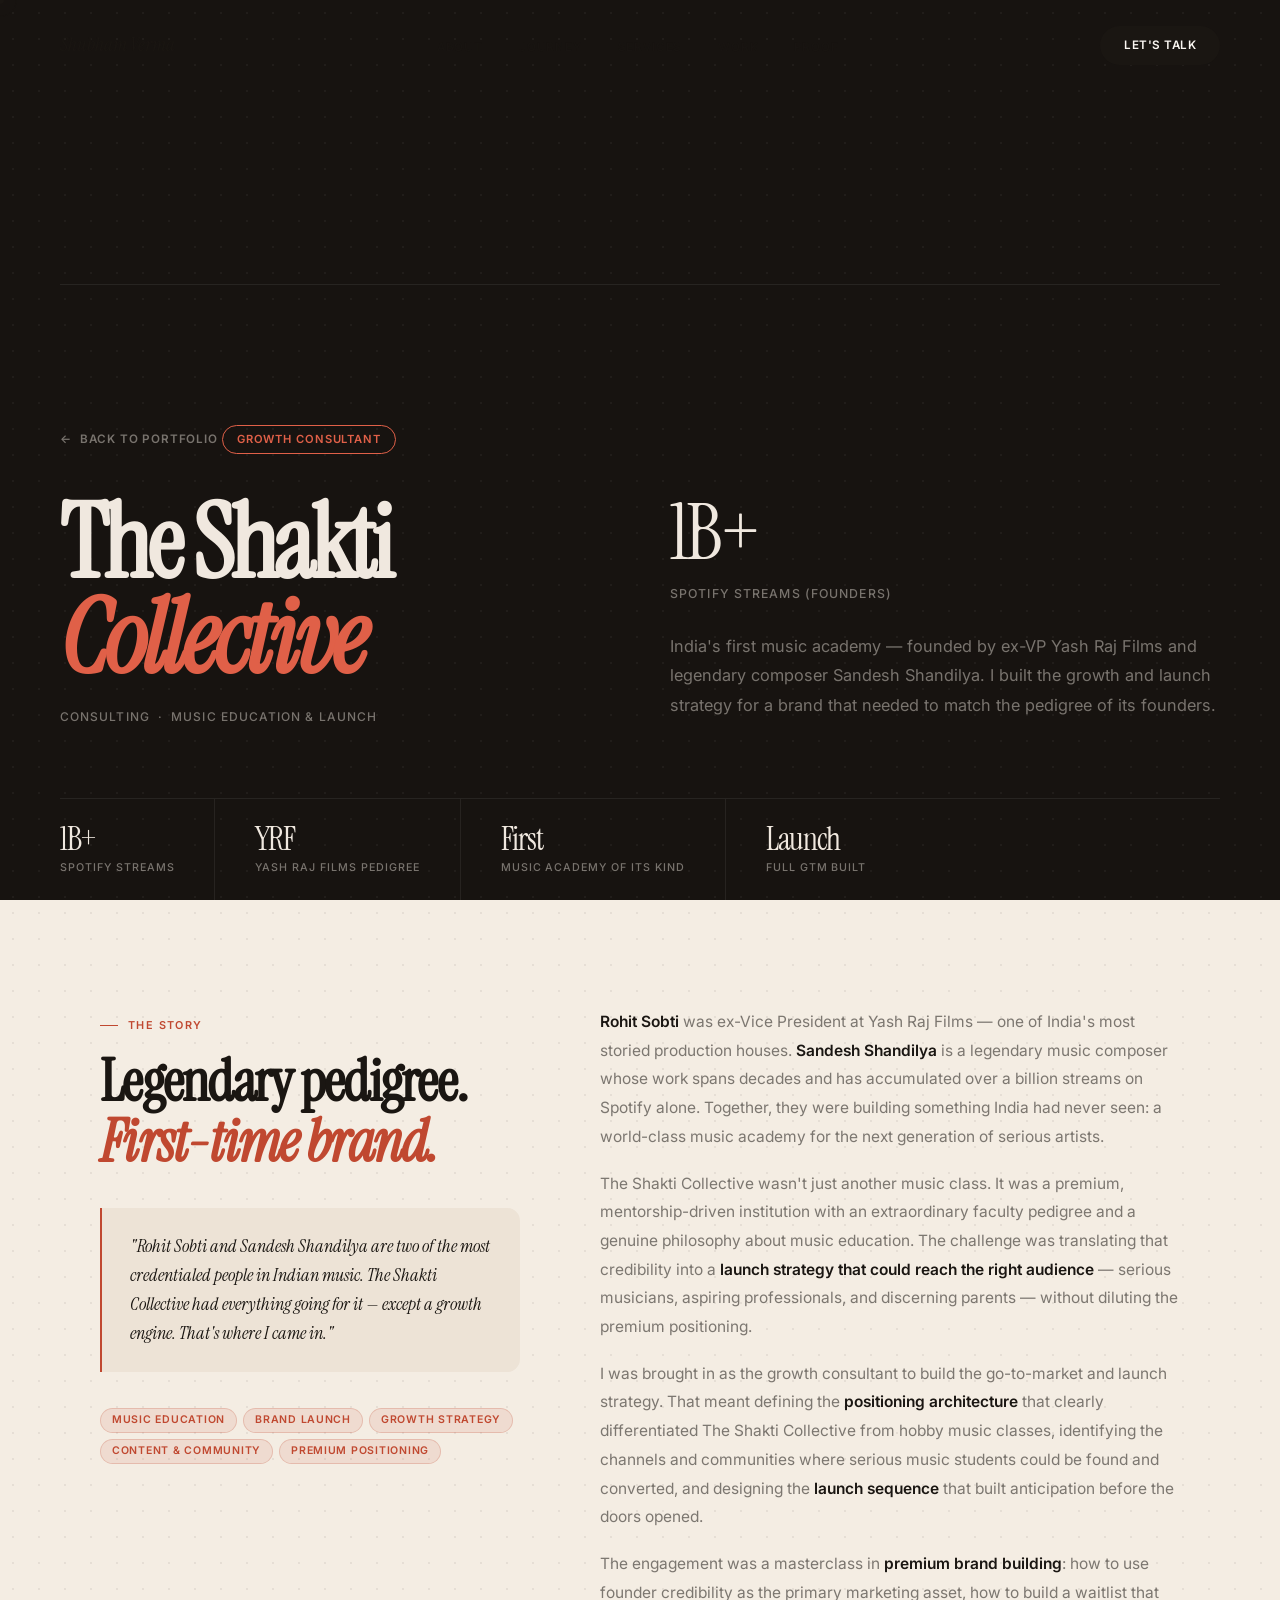
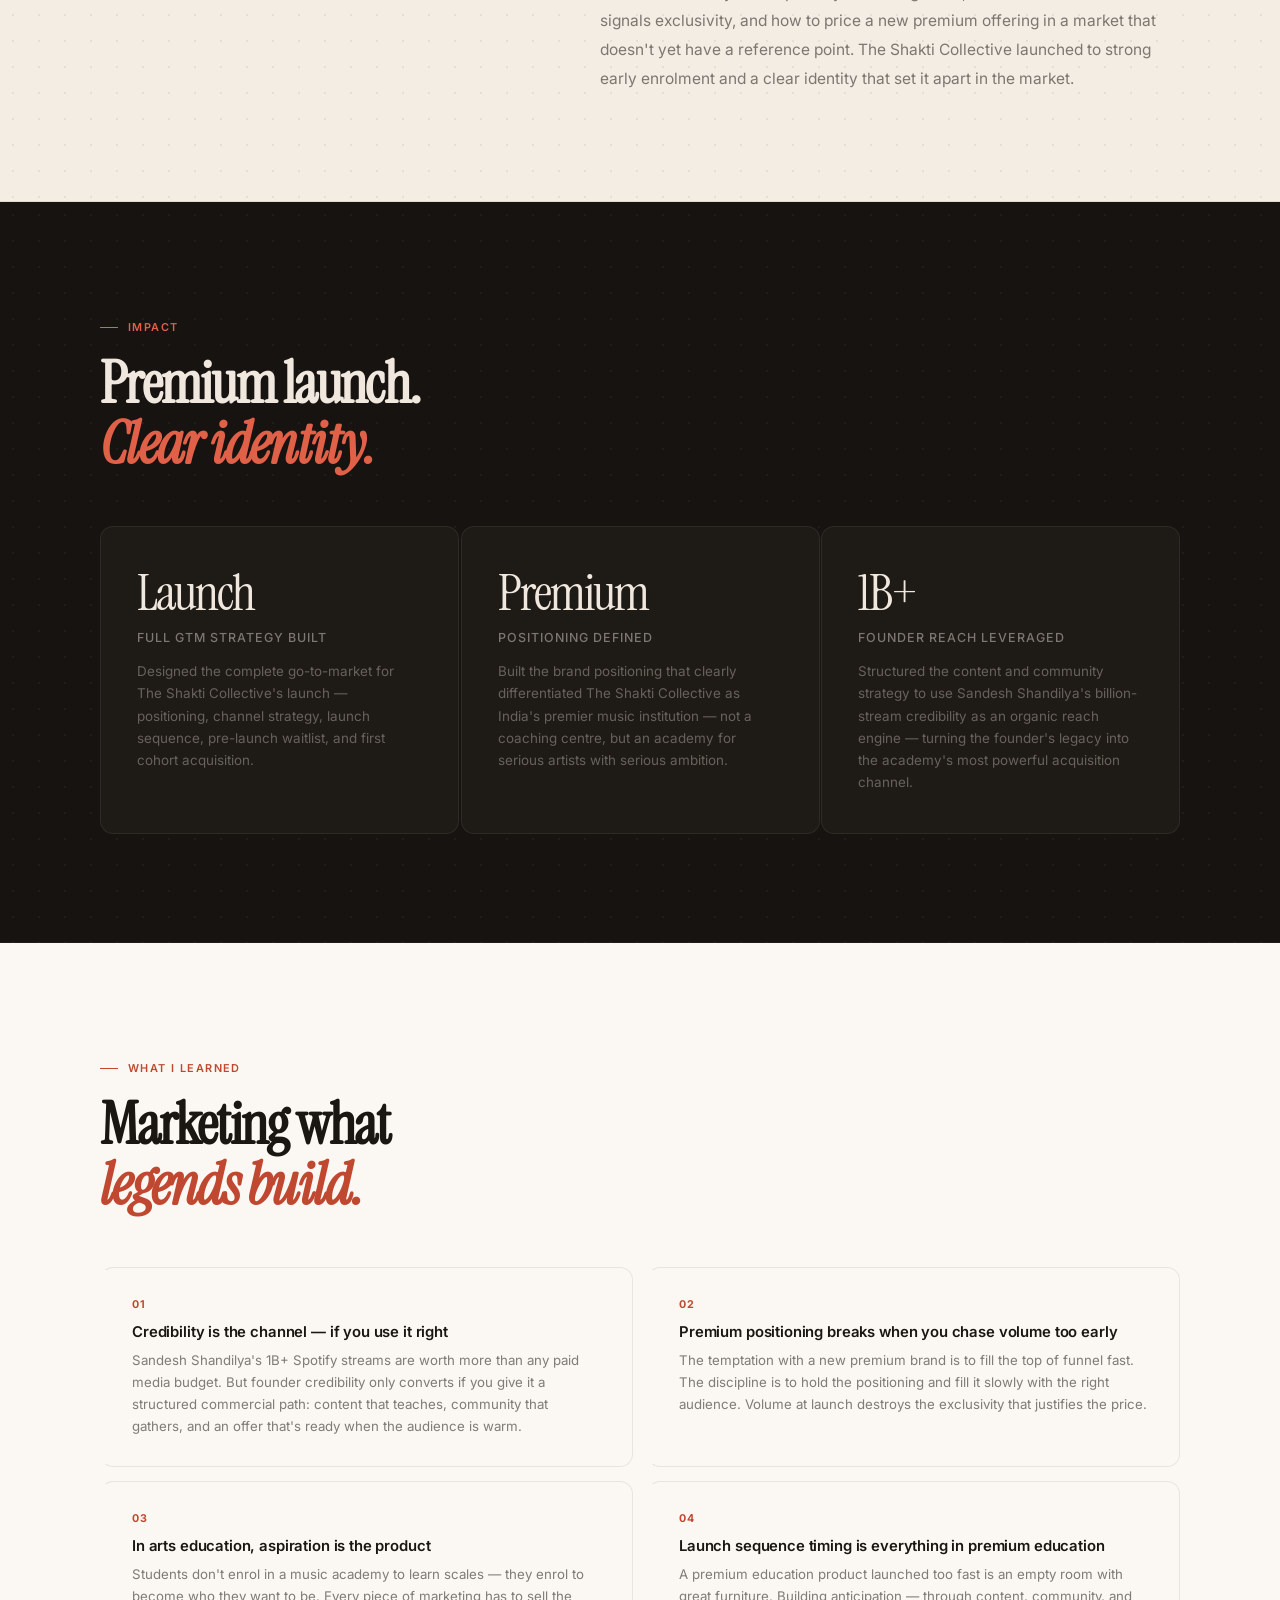
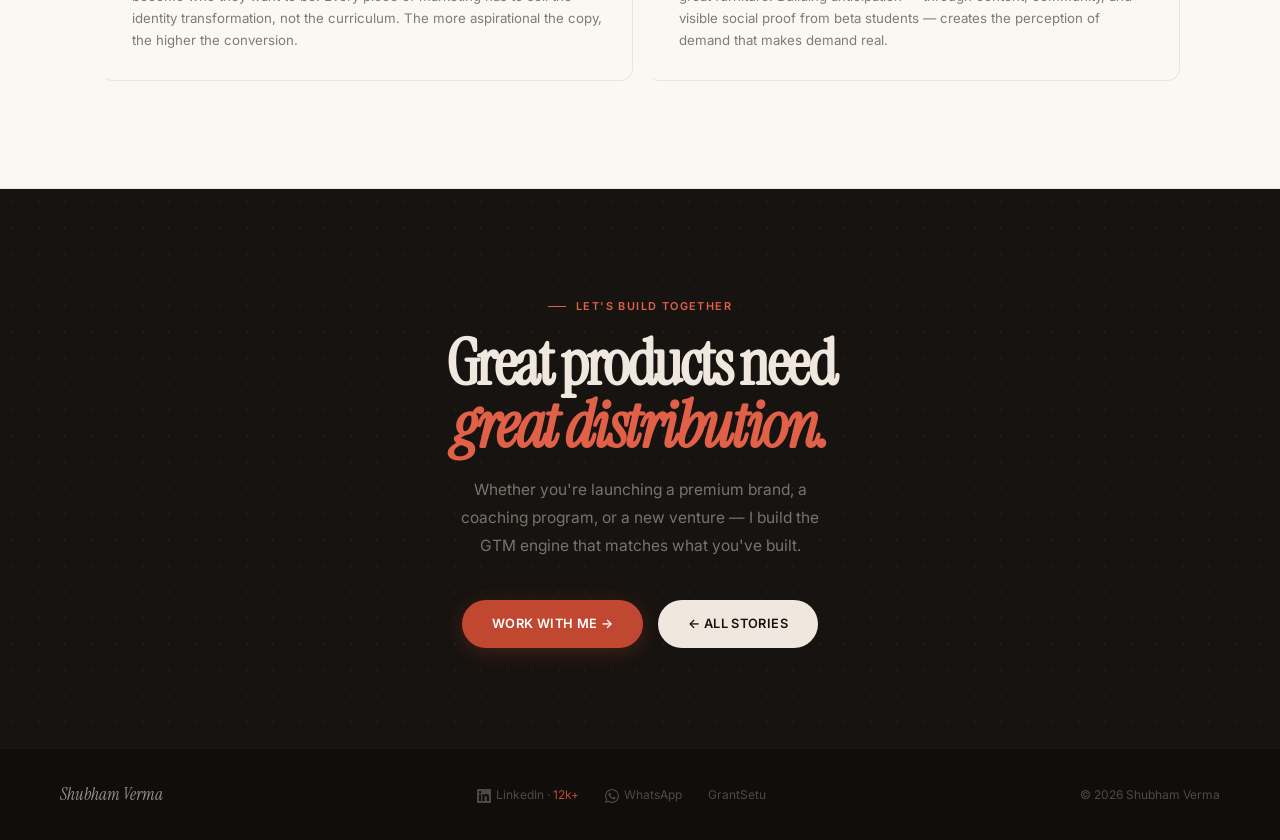
<file: shakti.html>
<!DOCTYPE html>
<html lang="en">
<head>
  <meta charset="UTF-8"/>
  <meta name="viewport" content="width=device-width, initial-scale=1.0"/>
  <meta name="description" content="The Shakti Collective is India's premium music education platform. Shubham Verma built the launch GTM and paid acquisition strategy for the platform."/>
  <title>The Shakti Collective — Shubham Verma</title>
  <link rel="icon" type="image/png" href="website logo/logo_monogram_dark.png"/>
  <link rel="apple-touch-icon" href="website logo/logo_monogram_dark.png"/>
  <link rel="preconnect" href="https://fonts.googleapis.com"/>
  <link rel="preconnect" href="https://fonts.gstatic.com" crossorigin/>
  <link href="https://fonts.googleapis.com/css2?family=Instrument+Serif:ital@0;1&family=Inter:wght@300;400;500;600&display=swap" rel="stylesheet"/>
  <link rel="stylesheet" href="shared.css"/>
</head>
<body>

<div id="prog"></div>
<div id="cur"></div>
<div id="cur-r"></div>

<div id="mob-overlay">
  <a class="mob-link" href="index.html#about"        onclick="closeMob()">About</a>
  <a class="mob-link" href="index.html#journey"      onclick="closeMob()">Journey</a>
  <a class="mob-link" href="index.html#services"     onclick="closeMob()">Services</a>
  <a class="mob-link" href="index.html#work"         onclick="closeMob()">Work</a>
  <a class="mob-link" href="index.html#testimonials" onclick="closeMob()">Proof</a>
  <a class="mob-link" href="index.html#cta-sec"      onclick="closeMob()">Let's Talk</a>
  <span class="mob-email">shubh.ve@gmail.com</span>
</div>

<nav id="nav">
  <a class="nav-logo" href="index.html">Shubham Verma</a>
  <ul class="nav-links">
    <li><a href="index.html#about">About</a></li>
    <li><a href="index.html#journey">Journey</a></li>
    <li><a href="index.html#services">Services</a></li>
    <li><a href="index.html#work">Work</a></li>
    <li><a href="index.html#testimonials">Proof</a></li>
  </ul>
  <a class="nav-btn" href="index.html#cta-sec">Let's Talk</a>
  <button class="burger" id="burger" aria-label="Menu"><span></span><span></span><span></span></button>
</nav>

<!-- ── HERO ──────────────────────────────────────────── -->
<section class="dk-grid co-hero">
  <div class="co-hero-inner">
    <div>
      <a class="co-back" href="index.html">Back to Portfolio</a>
      <div class="co-role-badge">Growth Consultant</div>
      <h1 class="co-name rv">The Shakti<br/><em>Collective</em></h1>
      <div class="co-period rv d1">Consulting &nbsp;·&nbsp; Music Education &amp; Launch</div>
    </div>
    <div class="co-right rv-r">
      <div class="co-big-num">1B+</div>
      <div class="co-big-label">Spotify Streams (Founders)</div>
      <p class="co-tagline">
        India's first music academy — founded by ex-VP Yash Raj Films and legendary
        composer Sandesh Shandilya. I built the growth and launch strategy for
        a brand that needed to match the pedigree of its founders.
      </p>
    </div>
  </div>
  <div class="co-stat-bar rv">
    <div class="co-stat">
      <div class="co-stat-n">1B+</div>
      <div class="co-stat-l">Spotify Streams</div>
    </div>
    <div class="co-stat">
      <div class="co-stat-n">YRF</div>
      <div class="co-stat-l">Yash Raj Films Pedigree</div>
    </div>
    <div class="co-stat">
      <div class="co-stat-n">First</div>
      <div class="co-stat-l">Music Academy of its Kind</div>
    </div>
    <div class="co-stat">
      <div class="co-stat-n">Launch</div>
      <div class="co-stat-l">Full GTM Built</div>
    </div>
  </div>
</section>

<!-- ── STORY ─────────────────────────────────────────── -->
<section class="sec lt-grid">
  <div class="sec-inner">
    <div class="story-grid">
      <div>
        <div class="s-eye rv">The Story</div>
        <h2 class="sec-h2 rv d1">Legendary pedigree.<br/><em>First-time brand.</em></h2>
        <div class="pull-quote rv d2">
          "Rohit Sobti and Sandesh Shandilya are two of the most credentialed people in Indian music. The Shakti Collective had everything going for it — except a growth engine. That's where I came in."
        </div>
        <div class="chips rv d3">
          <span class="chip-lt">Music Education</span>
          <span class="chip-lt">Brand Launch</span>
          <span class="chip-lt">Growth Strategy</span>
          <span class="chip-lt">Content & Community</span>
          <span class="chip-lt">Premium Positioning</span>
        </div>
      </div>
      <div class="story-body rv-r">
        <p><strong>Rohit Sobti</strong> was ex-Vice President at Yash Raj Films — one of India's most storied production houses. <strong>Sandesh Shandilya</strong> is a legendary music composer whose work spans decades and has accumulated over a billion streams on Spotify alone. Together, they were building something India had never seen: a world-class music academy for the next generation of serious artists.</p>
        <p>The Shakti Collective wasn't just another music class. It was a premium, mentorship-driven institution with an extraordinary faculty pedigree and a genuine philosophy about music education. The challenge was translating that credibility into a <strong>launch strategy that could reach the right audience</strong> — serious musicians, aspiring professionals, and discerning parents — without diluting the premium positioning.</p>
        <p>I was brought in as the growth consultant to build the go-to-market and launch strategy. That meant defining the <strong>positioning architecture</strong> that clearly differentiated The Shakti Collective from hobby music classes, identifying the channels and communities where serious music students could be found and converted, and designing the <strong>launch sequence</strong> that built anticipation before the doors opened.</p>
        <p>The engagement was a masterclass in <strong>premium brand building</strong>: how to use founder credibility as the primary marketing asset, how to build a waitlist that signals exclusivity, and how to price a new premium offering in a market that doesn't yet have a reference point. The Shakti Collective launched to strong early enrolment and a clear identity that set it apart in the market.</p>
      </div>
    </div>
  </div>
</section>

<!-- ── IMPACT ─────────────────────────────────────────── -->
<section class="sec dk-grid">
  <div class="sec-inner">
    <div class="s-eye rv">Impact</div>
    <h2 class="sec-h2 rv d1">Premium launch.<br/><em>Clear identity.</em></h2>
    <div class="impact-grid">
      <div class="impact-card rv d1">
        <div class="impact-n">Launch</div>
        <div class="impact-l">Full GTM Strategy Built</div>
        <p class="impact-desc">Designed the complete go-to-market for The Shakti Collective's launch — positioning, channel strategy, launch sequence, pre-launch waitlist, and first cohort acquisition.</p>
      </div>
      <div class="impact-card rv d2">
        <div class="impact-n">Premium</div>
        <div class="impact-l">Positioning Defined</div>
        <p class="impact-desc">Built the brand positioning that clearly differentiated The Shakti Collective as India's premier music institution — not a coaching centre, but an academy for serious artists with serious ambition.</p>
      </div>
      <div class="impact-card rv d3">
        <div class="impact-n">1B+</div>
        <div class="impact-l">Founder Reach Leveraged</div>
        <p class="impact-desc">Structured the content and community strategy to use Sandesh Shandilya's billion-stream credibility as an organic reach engine — turning the founder's legacy into the academy's most powerful acquisition channel.</p>
      </div>
    </div>
  </div>
</section>

<!-- ── LEARNINGS ──────────────────────────────────────── -->
<section class="sec lt-solid">
  <div class="sec-inner">
    <div class="s-eye rv">What I Learned</div>
    <h2 class="sec-h2 rv d1">Marketing what<br/><em>legends build.</em></h2>
    <div class="learn-grid">
      <div class="learn-card rv d1">
        <div class="learn-n">01</div>
        <h4>Credibility is the channel — if you use it right</h4>
        <p>Sandesh Shandilya's 1B+ Spotify streams are worth more than any paid media budget. But founder credibility only converts if you give it a structured commercial path: content that teaches, community that gathers, and an offer that's ready when the audience is warm.</p>
      </div>
      <div class="learn-card rv d2">
        <div class="learn-n">02</div>
        <h4>Premium positioning breaks when you chase volume too early</h4>
        <p>The temptation with a new premium brand is to fill the top of funnel fast. The discipline is to hold the positioning and fill it slowly with the right audience. Volume at launch destroys the exclusivity that justifies the price.</p>
      </div>
      <div class="learn-card rv d3">
        <div class="learn-n">03</div>
        <h4>In arts education, aspiration is the product</h4>
        <p>Students don't enrol in a music academy to learn scales — they enrol to become who they want to be. Every piece of marketing has to sell the identity transformation, not the curriculum. The more aspirational the copy, the higher the conversion.</p>
      </div>
      <div class="learn-card rv d4">
        <div class="learn-n">04</div>
        <h4>Launch sequence timing is everything in premium education</h4>
        <p>A premium education product launched too fast is an empty room with great furniture. Building anticipation — through content, community, and visible social proof from beta students — creates the perception of demand that makes demand real.</p>
      </div>
    </div>
  </div>
</section>

<!-- ── CTA ────────────────────────────────────────────── -->
<section class="dk-grid co-cta">
  <div class="sec-inner">
    <div class="s-eye rv" style="justify-content:center">Let's Build Together</div>
    <h2 class="rv d1">Great products need<br/><em>great distribution.</em></h2>
    <p class="rv d2">Whether you're launching a premium brand, a coaching program, or a new venture — I build the GTM engine that matches what you've built.</p>
    <div class="co-cta-row rv d3">
      <a class="btn btn-tc" href="mailto:shubh.ve@gmail.com">Work With Me →</a>
      <a class="btn btn-wht" href="index.html">← All Stories</a>
    </div>
  </div>
</section>

<footer>
  <div class="f-logo">Shubham Verma</div>
  <div class="f-links">
    <a href="https://www.linkedin.com/in/shubhamverma1410/" target="_blank" rel="noopener"><svg xmlns="http://www.w3.org/2000/svg" width="14" height="14" viewBox="0 0 24 24" fill="currentColor" style="display:inline-block;vertical-align:middle;margin-right:5px"><path d="M20.447 20.452h-3.554v-5.569c0-1.328-.027-3.037-1.852-3.037-1.853 0-2.136 1.445-2.136 2.939v5.667H9.351V9h3.414v1.561h.046c.477-.9 1.637-1.85 3.37-1.85 3.601 0 4.267 2.37 4.267 5.455v6.286zM5.337 7.433a2.062 2.062 0 01-2.063-2.065 2.064 2.064 0 112.063 2.065zm1.782 13.019H3.555V9h3.564v11.452zM22.225 0H1.771C.792 0 0 .774 0 1.729v20.542C0 23.227.792 24 1.771 24h20.451C23.2 24 24 23.227 24 22.271V1.729C24 .774 23.2 0 22.222 0h.003z"/></svg>LinkedIn · <span style="color:var(--tc)">12k+</span></a>
    <a href="https://wa.me/919591111111" target="_blank" rel="noopener"><svg xmlns="http://www.w3.org/2000/svg" width="14" height="14" viewBox="0 0 24 24" fill="currentColor" style="display:inline-block;vertical-align:middle;margin-right:5px"><path d="M17.472 14.382c-.297-.149-1.758-.867-2.03-.967-.273-.099-.471-.148-.67.15-.197.297-.767.966-.94 1.164-.173.199-.347.223-.644.075-.297-.15-1.255-.463-2.39-1.475-.883-.788-1.48-1.761-1.653-2.059-.173-.297-.018-.458.13-.606.134-.133.298-.347.446-.52.149-.174.198-.298.298-.497.099-.198.05-.371-.025-.52-.075-.149-.669-1.612-.916-2.207-.242-.579-.487-.5-.669-.51-.173-.008-.371-.01-.57-.01-.198 0-.52.074-.792.372-.272.297-1.04 1.016-1.04 2.479 0 1.462 1.065 2.875 1.213 3.074.149.198 2.096 3.2 5.077 4.487.709.306 1.262.489 1.694.625.712.227 1.36.195 1.871.118.571-.085 1.758-.719 2.006-1.413.248-.694.248-1.289.173-1.413-.074-.124-.272-.198-.57-.347m-5.421 7.403h-.004a9.87 9.87 0 01-5.031-1.378l-.361-.214-3.741.982.998-3.648-.235-.374a9.86 9.86 0 01-1.51-5.26c.001-5.45 4.436-9.884 9.888-9.884 2.64 0 5.122 1.03 6.988 2.898a9.825 9.825 0 012.893 6.994c-.003 5.45-4.437 9.884-9.885 9.884m8.413-18.297A11.815 11.815 0 0012.05 0C5.495 0 .16 5.335.157 11.892c0 2.096.547 4.142 1.588 5.945L.057 24l6.305-1.654a11.882 11.882 0 005.683 1.448h.005c6.554 0 11.89-5.335 11.893-11.893a11.821 11.821 0 00-3.48-8.413z"/></svg>WhatsApp</a>
    <a href="https://grantsetu.com" target="_blank" rel="noopener">GrantSetu</a>
  </div>
  <div>© 2026 Shubham Verma</div>
</footer>

<script src="portfolio.js"></script>
</body>
</html>
</file>
<file: shared.css>
/* ═══════════════════════════════════════════════════
   SHARED.CSS — Design system for all pages
════════════════════════════════════════════════════ */

/* ── Tokens ──────────────────────────────────────── */
:root {
  --beige:    #F4EDE3;
  --beige-d:  #EDE3D6;
  --warm-wht: #FBF7F2;
  --ink:      #1A1612;
  --ink-55:   rgba(26,22,18,.55);
  --ink-25:   rgba(26,22,18,.25);
  --ink-08:   rgba(26,22,18,.08);
  --dark:     #171310;
  --dark-s:   #1E1A15;
  --dark-s2:  #252018;
  --dark-bdr: rgba(255,255,255,.07);
  --off-wht:  #F0E8DF;
  --off-m:    rgba(240,232,223,.45);
  --tc:       #C04830;
  --tc-lt:    rgba(192,72,48,.10);
  --tc-bd:    rgba(192,72,48,.22);
  --tc-dk:    #E06048;
  --dot-lt:   radial-gradient(rgba(26,22,18,.065) 1.2px, transparent 1.2px);
  --dot-dk:   radial-gradient(rgba(255,255,255,.045) 1.2px, transparent 1.2px);
  --dot-sz:   26px 26px;
  --r:        13px;
  --ease:     cubic-bezier(.22,1,.36,1);
}

/* ── Reset ───────────────────────────────────────── */
*, *::before, *::after { box-sizing: border-box; margin: 0; padding: 0; }
html { scroll-behavior: smooth; }
body {
  font-family: 'Inter', system-ui, sans-serif;
  background: var(--beige);
  color: var(--ink);
  line-height: 1.6;
  overflow-x: hidden;
}
@media (pointer: fine) { body { cursor: none; } }
a { text-decoration: none; color: inherit; }

/* ── Scrollbar ───────────────────────────────────── */
::-webkit-scrollbar { width: 4px; }
::-webkit-scrollbar-track { background: var(--beige); }
::-webkit-scrollbar-thumb { background: var(--tc); border-radius: 4px; }

/* ── Progress bar ────────────────────────────────── */
#prog {
  position: fixed; top: 0; left: 0; z-index: 1000;
  height: 2px; width: 0; background: var(--tc);
  pointer-events: none; transition: width .05s linear;
}

/* ── Cursor ──────────────────────────────────────── */
#cur, #cur-r {
  position: fixed; z-index: 9999;
  border-radius: 50%; pointer-events: none;
  transform: translate(-50%,-50%);
}
#cur {
  width: 8px; height: 8px; background: var(--ink);
  transition: width .2s var(--ease), height .2s var(--ease), background .3s;
}
#cur-r {
  width: 34px; height: 34px;
  border: 1.5px solid rgba(26,22,18,.28);
  transition: width .38s var(--ease), height .38s var(--ease), border-color .3s;
}
body.c-tc  #cur  { background: var(--tc); }
body.c-tc  #cur-r { border-color: var(--tc-bd); width: 42px; height: 42px; }
body.c-big #cur  { width: 0; height: 0; }
body.c-big #cur-r { width: 60px; height: 60px; border-color: rgba(26,22,18,.18); }
body.c-inv #cur  { background: var(--off-wht); }
body.c-inv #cur-r { border-color: rgba(240,232,223,.3); }
@media (pointer: coarse) { #cur, #cur-r { display: none; } }

/* ── Mobile menu ─────────────────────────────────── */
#mob-overlay {
  position: fixed; inset: 0; z-index: 300;
  background: var(--dark);
  display: flex; flex-direction: column; justify-content: center;
  padding: 0 44px;
  clip-path: inset(0 0 100% 0);
  transition: clip-path .65s var(--ease);
}
#mob-overlay.open { clip-path: inset(0 0 0% 0); }
.mob-link {
  font-family: 'Instrument Serif', serif;
  font-size: clamp(2.2rem, 8vw, 3.5rem);
  font-style: italic; color: rgba(240,232,223,.35);
  padding: 15px 0; border-bottom: 1px solid var(--dark-bdr);
  display: block;
  transform: translateY(20px); opacity: 0;
  transition: color .2s, transform .5s var(--ease), opacity .5s var(--ease);
}
#mob-overlay.open .mob-link { transform: translateY(0); opacity: 1; }
#mob-overlay.open .mob-link:nth-child(1){transition-delay:.10s}
#mob-overlay.open .mob-link:nth-child(2){transition-delay:.16s}
#mob-overlay.open .mob-link:nth-child(3){transition-delay:.22s}
#mob-overlay.open .mob-link:nth-child(4){transition-delay:.28s}
#mob-overlay.open .mob-link:nth-child(5){transition-delay:.34s}
#mob-overlay.open .mob-link:nth-child(6){transition-delay:.40s}
.mob-link:hover { color: var(--tc-dk); }
.mob-email {
  margin-top: 32px; font-size: .8rem; font-weight: 500;
  letter-spacing: .06em; color: rgba(240,232,223,.28);
  opacity: 0; transition: opacity .5s var(--ease) .46s;
}
#mob-overlay.open .mob-email { opacity: 1; }

/* ── Nav ─────────────────────────────────────────── */
nav {
  position: fixed; inset: 0 0 auto; z-index: 200;
  display: flex; align-items: center; justify-content: space-between;
  padding: 26px 60px;
  transition: background .5s var(--ease), padding .4s var(--ease), box-shadow .5s;
}
nav.s {
  background: rgba(244,237,227,.92);
  backdrop-filter: blur(18px) saturate(1.3);
  padding: 16px 60px;
  box-shadow: 0 1px 0 var(--ink-08);
}
.nav-logo {
  font-family: 'Instrument Serif', serif;
  font-size: 1.2rem; font-style: italic;
  color: var(--ink); z-index: 310; position: relative;
}
.nav-links { display: flex; gap: 36px; list-style: none; }
.nav-links a {
  font-size: .73rem; font-weight: 500; letter-spacing: .07em;
  text-transform: uppercase; color: var(--ink-55);
  transition: color .2s; position: relative;
}
.nav-links a::after {
  content:''; position:absolute; bottom:-2px; left:0;
  width:0; height:1px; background:var(--tc);
  transition: width .35s var(--ease);
}
.nav-links a:hover { color: var(--ink); }
.nav-links a:hover::after { width: 100%; }
.nav-btn {
  padding: 10px 24px; border-radius: 100px;
  background: var(--ink); color: var(--warm-wht);
  font-size: .73rem; font-weight: 600;
  letter-spacing: .04em; text-transform: uppercase;
  transition: background .25s, transform .25s var(--ease);
}
.nav-btn:hover { background: #2d2620; transform: translateY(-1px); }
.burger {
  display: none; flex-direction: column; gap: 5px;
  background: none; border: none; cursor: pointer;
  padding: 4px; z-index: 310; position: relative; width: 26px;
}
.burger span {
  display: block; height: 1.5px; background: var(--ink);
  border-radius: 2px;
  transition: transform .4s var(--ease), opacity .3s, background .3s;
  transform-origin: left center;
}
.burger span:nth-child(2) { width: 68%; }
.burger.open span { background: var(--off-wht); }
.burger.open span:nth-child(1) { transform: rotate(38deg); }
.burger.open span:nth-child(2) { opacity: 0; transform: translateX(6px); }
.burger.open span:nth-child(3) { transform: rotate(-38deg); }
@media (max-width: 880px) {
  nav, nav.s { padding-left: 24px; padding-right: 24px; }
  .nav-links, .nav-btn { display: none; }
  .burger { display: flex; }
}

/* ── Buttons ─────────────────────────────────────── */
.btn {
  display: inline-flex; align-items: center; gap: 8px;
  padding: 14px 30px; border-radius: 100px;
  font-size: .8rem; font-weight: 600;
  letter-spacing: .03em; text-transform: uppercase;
  transition: transform .3s var(--ease), box-shadow .3s var(--ease), opacity .2s, background .25s;
  will-change: transform;
}
.btn-dk { background: var(--ink); color: var(--warm-wht); box-shadow: 0 4px 20px rgba(26,22,18,.14); }
.btn-dk:hover { transform: translateY(-2px); box-shadow: 0 12px 36px rgba(26,22,18,.2); }
.btn-tc { background: var(--tc); color: #fff; box-shadow: 0 4px 20px rgba(192,72,48,.25); }
.btn-tc:hover { transform: translateY(-2px); box-shadow: 0 12px 36px rgba(192,72,48,.35); }
.btn-out { border: 1.5px solid var(--ink-25); color: var(--ink-55); }
.btn-out:hover { border-color: var(--ink-55); color: var(--ink); transform: translateY(-1px); }
.btn-wht { background: var(--off-wht); color: var(--dark); }
.btn-wht:hover { transform: translateY(-2px); box-shadow: 0 12px 36px rgba(255,255,255,.12); }

/* ── Section layout ──────────────────────────────── */
.sec { border-bottom: 1px solid var(--ink-08); }
.lt-grid {
  background-color: var(--beige);
  background-image: var(--dot-lt);
  background-size: var(--dot-sz);
}
.lt-solid { background: var(--warm-wht); }
.dk-grid {
  background-color: var(--dark);
  background-image: var(--dot-dk);
  background-size: var(--dot-sz);
  border-color: rgba(255,255,255,.04);
}
.sec-inner { max-width: 1200px; margin: 0 auto; padding: 108px 60px; }
.s-eye {
  display: inline-flex; align-items: center; gap: 10px;
  font-size: .68rem; font-weight: 600;
  letter-spacing: .13em; text-transform: uppercase;
  margin-bottom: 18px; color: var(--tc);
}
.s-eye::before { content:''; width:18px; height:1.5px; background:var(--tc); }
.dk-grid .s-eye, .sec-dark .s-eye { color: var(--tc-dk); }
.dk-grid .s-eye::before, .sec-dark .s-eye::before { background: var(--tc-dk); }
.sec-h2 {
  font-family: 'Instrument Serif', serif;
  font-size: clamp(2.2rem, 4.5vw, 4rem);
  line-height: 1.04; letter-spacing: -.03em; color: var(--ink);
}
.sec-h2 em { font-style: italic; color: var(--tc); }
.dk-grid .sec-h2, .sec-dark .sec-h2 { color: var(--off-wht); }
.dk-grid .sec-h2 em, .sec-dark .sec-h2 em { color: var(--tc-dk); }
@media (max-width: 880px) { .sec-inner { padding: 72px 24px; } }

/* ── Logo mark ───────────────────────────────────── */
.logo-mark {
  width: 68px; height: 68px; border-radius: 16px;
  display: flex; align-items: center; justify-content: center;
  font-family: 'Instrument Serif', serif;
  font-size: 1.9rem; font-style: italic; color: #fff;
  margin-bottom: 22px; flex-shrink: 0;
  box-shadow: 0 8px 28px rgba(0,0,0,.18);
}
.logo-mark.sm { width: 48px; height: 48px; font-size: 1.4rem; border-radius: 12px; margin-bottom: 0; }
/* Per-brand colours */
.lm-aural   { background: linear-gradient(135deg,#6D28D9,#8B5CF6); }
.lm-aspora  { background: linear-gradient(135deg,#0F766E,#14B8A6); }
.lm-exly    { background: linear-gradient(135deg,#C2410C,#F97316); }
.lm-grant   { background: linear-gradient(135deg,#15803D,#22C55E); }
.lm-gaps    { background: linear-gradient(135deg,#1E40AF,#3B82F6); }
.lm-shakti  { background: linear-gradient(135deg,#9D174D,#EC4899); }

/* ── Footer ──────────────────────────────────────── */
footer {
  background: #100E0B;
  border-top: 1px solid rgba(255,255,255,.04);
  padding: 32px 60px;
  display: flex; align-items: center; justify-content: space-between;
  font-size: .75rem; color: rgba(255,255,255,.25);
}
.f-logo {
  font-family: 'Instrument Serif', serif;
  font-size: 1.05rem; font-style: italic; color: rgba(255,255,255,.55);
}
.f-links { display: flex; gap: 26px; }
.f-links a { color: rgba(255,255,255,.25); transition: color .2s; }
.f-links a:hover { color: rgba(255,255,255,.55); }
@media (max-width: 540px) {
  footer { flex-direction: column; gap: 16px; text-align: center; padding: 28px 24px; }
  .f-links { justify-content: center; }
}

/* ── Scroll reveals ──────────────────────────────── */
.rv {
  opacity: 0; transform: translateY(32px);
  transition: opacity .85s var(--ease), transform .85s var(--ease);
}
.rv.in { opacity: 1; transform: none; }
.rv-l { opacity: 0; transform: translateX(-28px); transition: opacity .85s var(--ease), transform .85s var(--ease); }
.rv-l.in { opacity: 1; transform: none; }
.rv-r { opacity: 0; transform: translateX(28px); transition: opacity .85s var(--ease), transform .85s var(--ease); }
.rv-r.in { opacity: 1; transform: none; }
.rv-sc { opacity: 0; transform: scale(.96); transition: opacity .8s var(--ease), transform .8s var(--ease); }
.rv-sc.in { opacity: 1; transform: none; }
.d1{transition-delay:.07s} .d2{transition-delay:.14s} .d3{transition-delay:.21s}
.d4{transition-delay:.28s} .d5{transition-delay:.35s} .d6{transition-delay:.42s}

/* ── Keyframes ───────────────────────────────────── */
@keyframes slideUp { to { transform: translateY(0); } }
@keyframes fadeUp  { to { opacity: 1; transform: none; } }
@keyframes pulse   { 50% { box-shadow: 0 0 0 7px rgba(34,197,94,.05); } }
@keyframes breathe { 0%,100%{transform:translateY(0)} 50%{transform:translateY(-8px)} }

/* ── Company page shared ─────────────────────────── */
.co-hero {
  min-height: 100svh;
  display: flex; flex-direction: column; justify-content: flex-end;
  padding: 0 60px 0;
  position: relative; overflow: hidden;
}
.co-hero-inner {
  display: grid; grid-template-columns: 1fr 1fr;
  gap: 60px; align-items: end;
  padding-top: 140px; padding-bottom: 72px;
  position: relative; z-index: 1;
  border-top: 1px solid var(--dark-bdr);
}
.co-back {
  display: inline-flex; align-items: center; gap: 8px;
  font-size: .73rem; font-weight: 600;
  letter-spacing: .07em; text-transform: uppercase;
  color: var(--off-m);
  transition: color .2s, transform .25s var(--ease);
  margin-bottom: 48px;
}
.co-back:hover { color: var(--off-wht); transform: translateX(-4px); }
.co-back::before { content: '←'; }
.co-role-badge {
  display: inline-flex; align-items: center; gap: 8px;
  padding: 5px 14px; border-radius: 100px;
  border: 1px solid var(--tc-dk); color: var(--tc-dk);
  font-size: .7rem; font-weight: 600; letter-spacing: .08em;
  text-transform: uppercase; margin-bottom: 20px;
}
.co-name {
  font-family: 'Instrument Serif', serif;
  font-size: clamp(3.5rem, 8vw, 8rem);
  line-height: .93; letter-spacing: -.04em; color: var(--off-wht);
  margin-bottom: 20px;
}
.co-name em { font-style: italic; color: var(--tc-dk); }
.co-period {
  font-size: .75rem; font-weight: 500; letter-spacing: .09em;
  text-transform: uppercase; color: var(--off-m);
}
.co-right { padding-bottom: 6px; }
.co-big-num {
  font-family: 'Instrument Serif', serif;
  font-size: clamp(3rem, 6vw, 6rem);
  line-height: .95; letter-spacing: -.04em; color: var(--off-wht);
  margin-bottom: 14px;
}
.co-big-label { font-size: .77rem; font-weight: 500; letter-spacing: .09em; text-transform: uppercase; color: var(--off-m); margin-bottom: 28px; }
.co-tagline { font-size: 1.02rem; color: var(--off-m); line-height: 1.8; }
.co-stat-bar {
  display: flex; gap: 0;
  border-top: 1px solid var(--dark-bdr);
  position: relative; z-index: 1;
}
.co-stat {
  padding: 24px 0; border-right: 1px solid var(--dark-bdr);
  padding-right: 40px; margin-right: 40px; flex-shrink: 0;
}
.co-stat:last-child { border-right: none; }
.co-stat-n {
  font-family: 'Instrument Serif', serif;
  font-size: 2rem; line-height: 1; letter-spacing: -.04em;
  color: var(--off-wht); margin-bottom: 4px;
}
.co-stat-l { font-size: .67rem; letter-spacing: .09em; text-transform: uppercase; color: var(--off-m); font-weight: 500; }
@media (max-width: 760px) {
  .co-hero { padding: 0 24px; }
  .co-hero-inner { grid-template-columns: 1fr; gap: 36px; padding-top: 100px; }
  .co-stat-bar { flex-wrap: wrap; gap: 0; }
  .co-stat { flex: 1 1 40%; margin-right: 0; padding-right: 24px; }
}

/* Story section */
.story-sec { padding: 0; }
.story-sec .sec-inner { padding-top: 100px; padding-bottom: 100px; }
.story-grid { display: grid; grid-template-columns: 420px 1fr; gap: 80px; align-items: start; }
.story-lead {
  font-family: 'Instrument Serif', serif;
  font-size: clamp(1.5rem, 2.5vw, 2.1rem);
  font-style: italic; line-height: 1.35;
  letter-spacing: -.02em; color: var(--ink);
  margin-bottom: 32px;
}
.story-body { font-size: .97rem; color: var(--ink-55); line-height: 1.85; }
.story-body p + p { margin-top: 18px; }
.story-body strong { color: var(--ink); font-weight: 600; }
@media (max-width: 760px) { .story-grid { grid-template-columns: 1fr; gap: 36px; } }

/* Impact section (dark) */
.impact-grid { display: grid; grid-template-columns: repeat(3, 1fr); gap: 2px; margin-top: 52px; }
.impact-card {
  padding: 40px 36px;
  background: var(--dark-s);
  border: 1px solid var(--dark-bdr);
  border-radius: var(--r);
  transition: background .3s var(--ease), transform .35s var(--ease);
  will-change: transform;
}
.impact-card:hover { background: var(--dark-s2); transform: translateY(-4px); }
.impact-n {
  font-family: 'Instrument Serif', serif;
  font-size: clamp(2.2rem, 4vw, 3.6rem);
  line-height: 1; letter-spacing: -.04em; color: var(--off-wht);
  margin-bottom: 10px;
}
.impact-n em { font-style: italic; color: var(--tc-dk); }
.impact-l { font-size: .78rem; font-weight: 500; letter-spacing: .08em; text-transform: uppercase; color: var(--off-m); margin-bottom: 12px; }
.impact-desc { font-size: .84rem; color: rgba(240,232,223,.35); line-height: 1.65; }
@media (max-width: 760px) { .impact-grid { grid-template-columns: 1fr 1fr; } }
@media (max-width: 480px) { .impact-grid { grid-template-columns: 1fr; } }

/* Learnings section (warm white) */
.learn-grid { display: grid; grid-template-columns: repeat(2, 1fr); gap: 14px; margin-top: 52px; }
.learn-card {
  padding: 28px 30px;
  border: 1px solid var(--ink-08);
  border-left: 2.5px solid transparent;
  border-radius: var(--r);
  background: var(--warm-wht);
  transition: border-left-color .25s, background .25s, transform .25s var(--ease);
  will-change: transform;
}
.learn-card:hover { border-left-color: var(--tc); background: var(--beige); transform: translateX(4px); }
.learn-n { font-size: .67rem; font-weight: 700; color: var(--tc); letter-spacing: .07em; margin-bottom: 8px; }
.learn-card h4 { font-size: .93rem; font-weight: 600; margin-bottom: 5px; letter-spacing: -.01em; }
.learn-card p { font-size: .83rem; color: var(--ink-55); line-height: 1.65; }
@media (max-width: 580px) { .learn-grid { grid-template-columns: 1fr; } }

/* Pull quote */
.pull-quote {
  padding: 24px 28px;
  border-left: 2.5px solid var(--tc);
  background: var(--beige-d);
  border-radius: 0 var(--r) var(--r) 0;
  font-family: 'Instrument Serif', serif;
  font-size: 1.1rem; font-style: italic;
  color: var(--ink); line-height: 1.65; margin: 36px 0;
}
.pull-quote-dk {
  padding: 24px 28px;
  border-left: 2.5px solid var(--tc-dk);
  background: rgba(255,255,255,.04);
  border-radius: 0 var(--r) var(--r) 0;
  font-family: 'Instrument Serif', serif;
  font-size: 1.1rem; font-style: italic;
  color: var(--off-wht); line-height: 1.65; margin: 36px 0;
  opacity: .8;
}

/* CTA back */
.co-cta { text-align: center; }
.co-cta .sec-inner { padding-top: 100px; padding-bottom: 100px; }
.co-cta h2 {
  font-family: 'Instrument Serif', serif;
  font-size: clamp(2.5rem, 5vw, 5rem);
  line-height: .96; letter-spacing: -.04em;
  color: var(--off-wht); margin-bottom: 20px;
}
.co-cta h2 em { font-style: italic; color: var(--tc-dk); }
.co-cta p { font-size: .97rem; color: var(--off-m); max-width: 380px; margin: 0 auto 40px; line-height: 1.8; }
.co-cta-row { display: flex; gap: 14px; justify-content: center; flex-wrap: wrap; }

/* Avail dot */
.avail-dot {
  width: 7px; height: 7px; border-radius: 50%; background: #22C55E;
  display: inline-block;
  box-shadow: 0 0 0 3px rgba(34,197,94,.18);
  animation: pulse 2.5s ease infinite;
}

/* Chips */
.chips { display: flex; flex-wrap: wrap; gap: 6px; }
.chip {
  padding: 3px 11px; border-radius: 100px;
  background: rgba(224,96,74,.12); border: 1px solid rgba(224,96,74,.22);
  font-size: .66rem; font-weight: 600;
  letter-spacing: .07em; text-transform: uppercase; color: var(--tc-dk);
}
.chip-lt {
  padding: 3px 11px; border-radius: 100px;
  background: var(--tc-lt); border: 1px solid var(--tc-bd);
  font-size: .66rem; font-weight: 600;
  letter-spacing: .07em; text-transform: uppercase; color: var(--tc);
}
</file>
